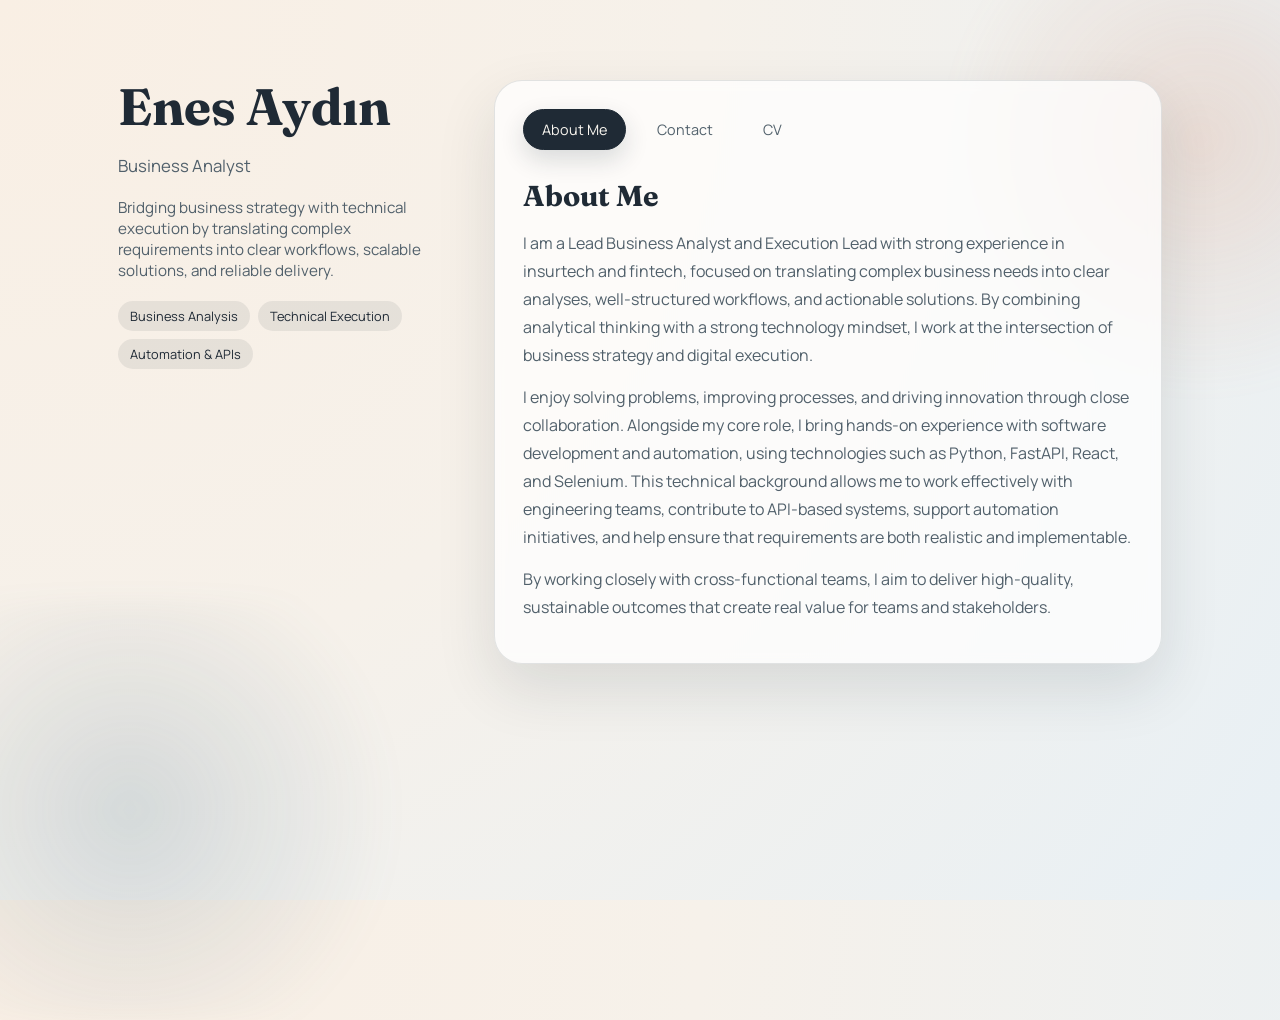
<file: index.html>
<!doctype html>
<html lang="en">
  <head>
    <meta charset="utf-8" />
    <meta name="viewport" content="width=device-width, initial-scale=1" />
    <title>Enes Aydın</title>
    <link rel="icon" type="image/png" href="/assets/favicon.png" />
    <link rel="preconnect" href="https://fonts.googleapis.com" />
    <link rel="preconnect" href="https://fonts.gstatic.com" crossorigin />
    <link
      href="https://fonts.googleapis.com/css2?family=Fraunces:opsz,wght@9..144,500;9..144,700&family=Manrope:wght@300;400;500;600&display=swap"
      rel="stylesheet"
    />
    <link rel="stylesheet" href="styles.css" />
  </head>
  <body>
    <!-- Mobile hamburger menu toggle -->
    <input type="checkbox" id="menu-toggle" class="menu-toggle" />
    <label for="menu-toggle" class="hamburger" aria-label="Menu">
      <span></span>
      <span></span>
      <span></span>
    </label>

    <!-- Mobile navigation overlay -->
    <nav class="mobile-nav">
      <label
        for="menu-toggle"
        class="mobile-nav-item"
        onclick="document.getElementById('tab-about').checked = true"
        >About Me</label
      >
      <label
        for="menu-toggle"
        class="mobile-nav-item"
        onclick="document.getElementById('tab-contact').checked = true"
        >Contact</label
      >
      <label
        for="menu-toggle"
        class="mobile-nav-item"
        onclick="document.getElementById('tab-cv').checked = true"
        >CV</label
      >
    </nav>
    <label for="menu-toggle" class="overlay"></label>

    <div class="page">
      <aside class="intro">
        <h1>Enes Aydın</h1>
        <p class="role">Business Analyst</p>
        <p class="summary">
          Bridging business strategy with technical execution by translating
          complex requirements into clear workflows, scalable solutions, and
          reliable delivery.
        </p>
        <div class="highlights">
          <span>Business Analysis</span>
          <span>Technical Execution</span>
          <span>Automation & APIs</span>
        </div>
      </aside>

      <main class="content">
        <div class="tabs">
          <input type="radio" name="tab" id="tab-about" checked />
          <input type="radio" name="tab" id="tab-contact" />
          <input type="radio" name="tab" id="tab-cv" />

          <div class="tab-labels" role="tablist" aria-label="Primary">
            <label for="tab-about" role="tab">About Me</label>
            <label for="tab-contact" role="tab">Contact</label>
            <label for="tab-cv" role="tab">CV</label>
          </div>

          <div class="tab-panels">
            <section
              id="panel-about"
              class="tab-panel reveal"
              aria-labelledby="tab-about"
            >
              <h2>About Me</h2>
              <p>
                I am a Lead Business Analyst and Execution Lead with strong
                experience in insurtech and fintech, focused on translating
                complex business needs into clear analyses, well-structured
                workflows, and actionable solutions. By combining analytical
                thinking with a strong technology mindset, I work at the
                intersection of business strategy and digital execution.
              </p>
              <p>
                I enjoy solving problems, improving processes, and driving
                innovation through close collaboration. Alongside my core role,
                I bring hands-on experience with software development and
                automation, using technologies such as Python, FastAPI, React,
                and Selenium. This technical background allows me to work
                effectively with engineering teams, contribute to API-based
                systems, support automation initiatives, and help ensure that
                requirements are both realistic and implementable.
              </p>
              <p>
                By working closely with cross-functional teams, I aim to deliver
                high-quality, sustainable outcomes that create real value for
                teams and stakeholders.
              </p>
            </section>

            <section
              id="panel-contact"
              class="tab-panel reveal"
              aria-labelledby="tab-contact"
            >
              <h2>Contact</h2>
              <div class="contact-card">
                <div>
                  <p class="contact-label">LinkedIn</p>
                  <a
                    href="https://www.linkedin.com/in/enesaydinnn/"
                    target="_blank"
                    rel="noreferrer"
                  >
                    linkedin.com/in/enesaydinnn
                  </a>
                </div>
                <div>
                  <p class="contact-label">Email</p>
                  <a href="mailto:enesaydin9494@gmail.com"
                    >enesaydin9494@gmail.com</a
                  >
                </div>
              </div>
            </section>

            <section
              id="panel-cv"
              class="tab-panel reveal"
              aria-labelledby="tab-cv"
            >
              <h2>CV</h2>
              <p>
                View or download the latest resume to learn more about my
                professional background and project work.
              </p>
              <div class="cv-actions">
                <a
                  class="button primary"
                  href="/cv/enes-aydin_cv.pdf"
                  target="_blank"
                  rel="noreferrer"
                >
                  View Resume
                </a>
                <a
                  class="button ghost"
                  href="/cv/enes-aydin_cv.pdf"
                  download="Enes_Aydin_Resume.pdf"
                  title="Enes Aydın CV Download"
                >
                  Download PDF
                </a>
              </div>
            </section>
          </div>
        </div>
      </main>
    </div>
  </body>
</html>
</file>
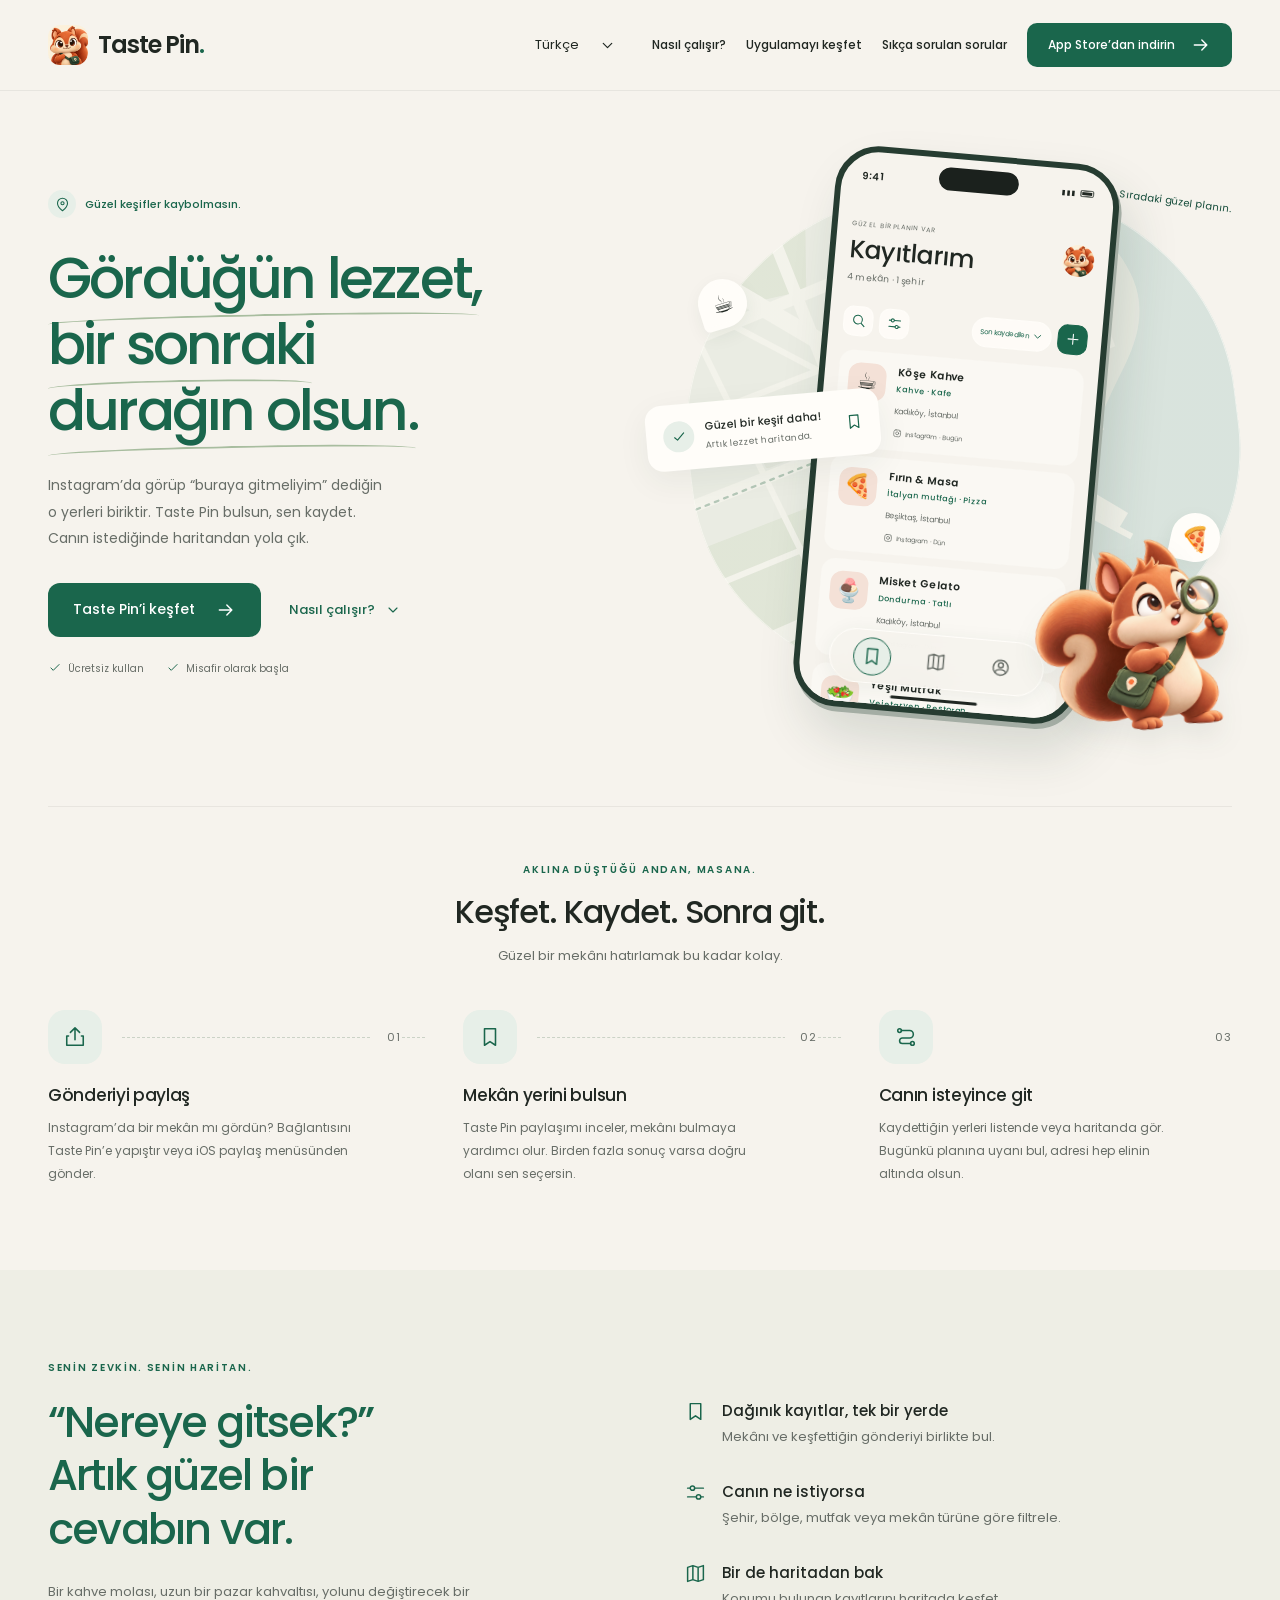
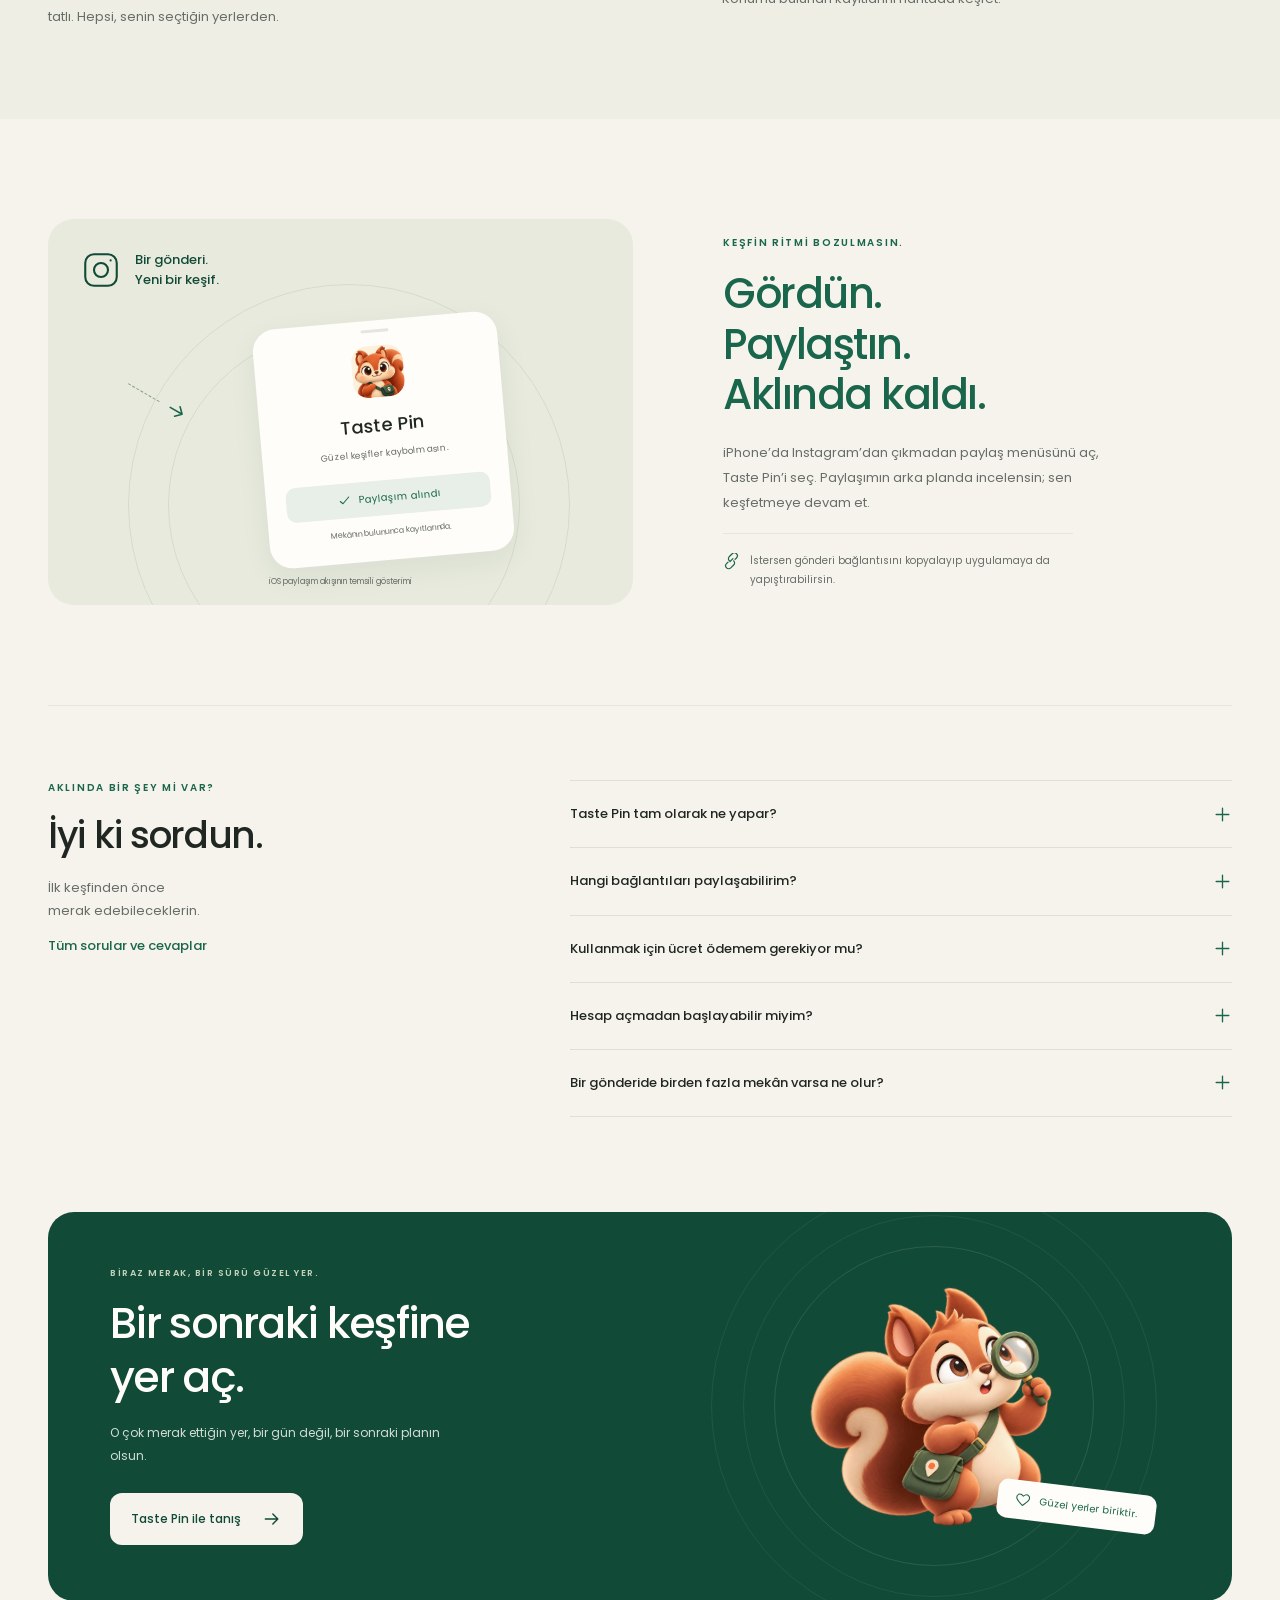
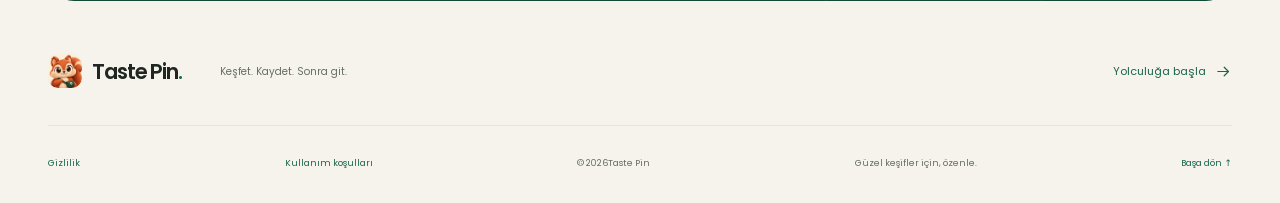
<file: apps/taste-pin/index.html>
<!doctype html>
<html lang="tr">
<head>
  <meta charset="utf-8">
  <meta name="viewport" content="width=device-width, initial-scale=1">
  <meta name="theme-color" content="#F6F3ED">
  <meta name="description" content="" data-i18n-content="meta.0">
  <meta property="og:type" content="website">
  <meta property="og:locale" content="tr_TR">
  <meta property="og:title" content="" data-i18n-content="meta.1">
  <meta property="og:description" content="" data-i18n-content="meta.2">
  <title data-i18n="copy.0"></title>
  <link rel="icon" type="image/png" href="assets/app-icon.png">
  <link rel="apple-touch-icon" href="assets/app-icon.png">
  <link rel="preload" href="assets/fonts/Poppins-Regular.ttf" as="font" type="font/ttf" crossorigin>
  <link rel="preload" href="assets/fonts/Poppins-Medium.ttf" as="font" type="font/ttf" crossorigin>
  <link rel="stylesheet" href="styles.css">
  <script src="translations.js" defer></script>
  <script src="i18n.js" defer></script>
  <script src="navigation.js" defer></script>
  <script src="script.js" defer></script>
</head>
<body>
  <a class="skip-link" href="#icerik"><span data-i18n="copy.1"></span></a>
  <svg class="icon-library" xmlns="http://www.w3.org/2000/svg" aria-hidden="true">
    <symbol id="i-arrow" viewBox="0 0 24 24"><path d="M4 12h15m-6-6 6 6-6 6"/></symbol>
    <symbol id="i-pin" viewBox="0 0 24 24"><path d="M20 10c0 6-8 12-8 12S4 16 4 10a8 8 0 1 1 16 0Z"/><circle cx="12" cy="10" r="2.5"/></symbol>
    <symbol id="i-bookmark" viewBox="0 0 24 24"><path d="M6 3h12v18l-6-4-6 4Z"/></symbol>
    <symbol id="i-map" viewBox="0 0 24 24"><path d="m3 5 6-2 6 2 6-2v16l-6 2-6-2-6 2Zm6-2v16m6-14v16"/></symbol>
    <symbol id="i-share" viewBox="0 0 24 24"><path d="M12 15V2M7 7l5-5 5 5M5 11H3v10h18V11h-2"/></symbol>
    <symbol id="i-check" viewBox="0 0 24 24"><path d="m5 12 4 4L19 6"/></symbol>
    <symbol id="i-instagram" viewBox="0 0 24 24"><rect x="3" y="3" width="18" height="18" rx="5"/><circle cx="12" cy="12" r="4"/><path d="M17.5 6.5h.01"/></symbol>
    <symbol id="i-search" viewBox="0 0 24 24"><circle cx="10.5" cy="10.5" r="7"/><path d="m16 16 5 5"/></symbol>
    <symbol id="i-filter" viewBox="0 0 24 24"><path d="M3 7h3m5 0h10M3 17h10m5 0h3"/><circle cx="8.5" cy="7" r="2.5"/><circle cx="15.5" cy="17" r="2.5"/></symbol>
    <symbol id="i-plus" viewBox="0 0 24 24"><path d="M12 4v16M4 12h16"/></symbol>
    <symbol id="i-user" viewBox="0 0 24 24"><circle cx="12" cy="12" r="9"/><circle cx="12" cy="9" r="3"/><path d="M5.5 18c1-5 12-5 13 0"/></symbol>
    <symbol id="i-chevron" viewBox="0 0 24 24"><path d="m6 9 6 6 6-6"/></symbol>
    <symbol id="i-link" viewBox="0 0 24 24"><path d="m10 13 4-4m-7 5-2 2a4 4 0 0 0 6 6l4-4a4 4 0 0 0 0-6m2-2 2-2a4 4 0 0 0-6-6L9 6a4 4 0 0 0 0 6" transform="translate(0 -1)"/></symbol>
    <symbol id="i-route" viewBox="0 0 24 24"><circle cx="5" cy="5" r="2"/><circle cx="19" cy="19" r="2"/><path d="M7 5h9a4 4 0 0 1 0 8H8a3 3 0 0 0 0 6h9"/></symbol>
    <symbol id="i-heart" viewBox="0 0 24 24"><path d="M20 4c-3-2-6 0-8 2-2-2-5-4-8-2-6 5 1 11 8 17 7-6 14-12 8-17Z"/></symbol>
  </svg>

  <header class="site-header">
    <div class="container header-inner">
      <a class="brand" href="#" data-i18n-label="label.0"><img src="assets/app-icon.png" alt="" width="40" height="40"><span><span data-i18n="copy.2"></span><span class="brand-dot">.</span></span></a>
      <div class="language-picker">
        <button id="language-trigger" type="button" aria-haspopup="menu" aria-expanded="false" aria-controls="language-menu"><span id="language-current"></span><svg class="icon" aria-hidden="true"><use href="#i-chevron"/></svg></button>
        <div id="language-menu" role="menu" data-i18n-label="language" hidden>
          <button type="button" role="menuitemradio" aria-checked="false" data-language="tr" data-i18n="language.tr"></button>
          <button type="button" role="menuitemradio" aria-checked="false" data-language="en" data-i18n="language.en"></button>
        </div>
      </div><button class="menu-toggle" type="button" data-i18n-label="label.1" aria-expanded="false" aria-controls="main-nav"><span></span><span></span></button>
      <nav class="main-nav" id="main-nav" data-i18n-label="label.3">
        <a href="#nasil-calisir"><span data-i18n="copy.3"></span></a>
        <a href="#kesfet"><span data-i18n="copy.4"></span></a>
        <a href="faq.html"><span data-i18n="faq.nav"></span></a>
        <a class="button button-small" href="https://apps.apple.com/app/id6819854499"><span data-i18n="copy.6"></span><svg class="icon"><use href="#i-arrow"/></svg></a>
      </nav>
    </div>
  </header>

  <main id="icerik">
    <section class="hero container" aria-labelledby="hero-title">
      <div class="hero-copy">
        <div class="eyebrow"><span class="little-pin"><svg class="icon"><use href="#i-pin"/></svg></span><span data-i18n="copy.7"></span></div>
        <h1 id="hero-title"><span data-i18n="copy.8"></span><br><span data-i18n="copy.9"></span><br><span><span data-i18n="copy.10"></span></span></h1>
        <p class="hero-description"><span data-i18n="copy.11"></span><br class="desktop-break"><span data-i18n="copy.12"></span><br class="desktop-break"><span data-i18n="copy.13"></span></p>
        <div class="hero-actions"><a class="button" href="https://apps.apple.com/app/id6819854499"><span data-i18n="copy.14"></span><svg class="icon"><use href="#i-arrow"/></svg></a><a class="text-link" href="#nasil-calisir"><span data-i18n="copy.3"></span><svg class="icon"><use href="#i-chevron"/></svg></a></div>
        <div class="hero-notes"><span><svg class="icon"><use href="#i-check"/></svg><span data-i18n="copy.15"></span></span><span><svg class="icon"><use href="#i-check"/></svg><span data-i18n="copy.16"></span></span></div>
      </div>

      <div class="hero-scene" role="img" data-i18n-label="label.10">
        <div class="scene-map"></div>
        <div class="orbit-label"><svg class="icon"><use href="#i-pin"/></svg><span data-i18n="copy.17"></span></div>
        <div class="scene-pin scene-pin-one">☕</div><div class="scene-pin scene-pin-two">🍕</div>
        <div class="phone" aria-hidden="true">
          <div class="phone-status"><span>9:41</span><span class="phone-island"></span><span class="status-bars">▮▮▮ <span class="battery"></span></span></div>
          <div class="phone-content">
            <div class="phone-title-row"><div><p class="phone-eyebrow"><span data-i18n="copy.18"></span></p><h2><span data-i18n="copy.19"></span></h2></div><span class="mini-avatar"><img src="assets/app-icon.png" alt="" width="36" height="36"></span></div>
            <p class="phone-subtitle"><span data-i18n="copy.20"></span></p>
            <div class="phone-toolbar"><span><svg class="icon"><use href="#i-search"/></svg></span><span><svg class="icon"><use href="#i-filter"/></svg></span><span class="phone-sort"><span data-i18n="copy.21"></span><svg class="icon"><use href="#i-chevron"/></svg></span><span class="phone-add"><svg class="icon"><use href="#i-plus"/></svg></span></div>
            <div class="phone-venue"><span class="food-icon">☕</span><div><h3><span data-i18n="copy.22"></span></h3><p><span data-i18n="copy.23"></span></p><small><span data-i18n="copy.24"></span></small><span class="phone-source"><svg class="icon"><use href="#i-instagram"/></svg><span data-i18n="copy.25"></span></span></div></div>
            <div class="phone-venue"><span class="food-icon">🍕</span><div><h3><span data-i18n="copy.26"></span></h3><p><span data-i18n="copy.27"></span></p><small><span data-i18n="copy.28"></span></small><span class="phone-source"><svg class="icon"><use href="#i-instagram"/></svg><span data-i18n="copy.29"></span></span></div></div>
            <div class="phone-venue"><span class="food-icon">🍨</span><div><h3><span data-i18n="copy.30"></span></h3><p><span data-i18n="copy.31"></span></p><small><span data-i18n="copy.24"></span></small><span class="phone-source"><svg class="icon"><use href="#i-instagram"/></svg><span data-i18n="copy.29"></span></span></div></div>
            <div class="phone-venue phone-venue-last"><span class="food-icon">🥗</span><div><h3><span data-i18n="copy.32"></span></h3><p><span data-i18n="copy.33"></span></p><small><span data-i18n="copy.34"></span></small></div></div>
          </div>
          <div class="phone-tabbar"><span class="selected"><svg class="icon"><use href="#i-bookmark"/></svg></span><span><svg class="icon"><use href="#i-map"/></svg></span><span><svg class="icon"><use href="#i-user"/></svg></span></div>
          <div class="home-indicator"></div>
        </div>
        <div class="saved-note"><span class="saved-check"><svg class="icon"><use href="#i-check"/></svg></span><div><strong><span data-i18n="copy.35"></span></strong><span><span data-i18n="copy.36"></span></span></div><svg class="icon note-bookmark"><use href="#i-bookmark"/></svg></div>
        <img class="hero-squirrel" src="assets/squirrel.png" alt="" width="280" height="246" fetchpriority="high">
      </div>
    </section>

    <section class="journey container" id="nasil-calisir" aria-labelledby="journey-title">
      <div class="journey-intro"><span class="section-kicker"><span data-i18n="copy.38"></span></span><h2 id="journey-title"><span data-i18n="copy.39"></span></h2><p><span data-i18n="copy.40"></span></p></div>
      <ol class="steps">
        <li><div class="step-top"><span class="step-icon"><svg class="icon"><use href="#i-share"/></svg></span><span class="step-number">01</span></div><h3><span data-i18n="copy.41"></span></h3><p><span data-i18n="copy.42"></span></p></li>
        <li><div class="step-top"><span class="step-icon"><svg class="icon"><use href="#i-bookmark"/></svg></span><span class="step-number">02</span></div><h3><span data-i18n="copy.43"></span></h3><p><span data-i18n="copy.44"></span></p></li>
        <li><div class="step-top"><span class="step-icon"><svg class="icon"><use href="#i-route"/></svg></span><span class="step-number">03</span></div><h3><span data-i18n="copy.45"></span></h3><p><span data-i18n="copy.46"></span></p></li>
      </ol>
    </section>

    <section class="discovery-section" id="kesfet" aria-labelledby="discovery-title">
      <div class="container discovery-layout discovery-text-only">
        <div class="discovery-copy"><span class="section-kicker"><span data-i18n="copy.47"></span></span><h2 id="discovery-title"><span data-i18n="copy.48"></span><br><span data-i18n="copy.49"></span><br><span><span data-i18n="copy.50"></span></span></h2><p><span data-i18n="copy.51"></span></p>
          <ul class="benefits"><li><svg class="icon"><use href="#i-bookmark"/></svg><div><h3><span data-i18n="copy.52"></span></h3><p><span data-i18n="copy.53"></span></p></div></li><li><svg class="icon"><use href="#i-filter"/></svg><div><h3><span data-i18n="copy.54"></span></h3><p><span data-i18n="copy.55"></span></p></div></li><li><svg class="icon"><use href="#i-map"/></svg><div><h3><span data-i18n="copy.56"></span></h3><p><span data-i18n="copy.57"></span></p></div></li></ul>
        </div>

      </div>
    </section>

    <section class="share-section container" aria-labelledby="share-title">
      <div class="share-visual" aria-hidden="true"><div class="share-caption"><svg class="icon"><use href="#i-instagram"/></svg><span><span data-i18n="copy.74"></span><br><span data-i18n="copy.75"></span></span></div><div class="share-connector"><span></span><svg class="icon"><use href="#i-arrow"/></svg></div><div class="share-preview"><div class="sheet-handle"></div><img src="assets/app-icon.png" alt="" width="60" height="60" loading="lazy"><strong><span data-i18n="copy.2"></span></strong><span><span data-i18n="copy.7"></span></span><div class="share-status"><svg class="icon"><use href="#i-check"/></svg><span data-i18n="copy.76"></span></div><p><span data-i18n="copy.77"></span></p></div><span class="share-preview-note"><span data-i18n="copy.78"></span></span></div>
      <div class="share-copy"><span class="section-kicker"><span data-i18n="copy.79"></span></span><h2 id="share-title"><span data-i18n="copy.80"></span><br><span data-i18n="copy.81"></span><br><span><span data-i18n="copy.82"></span></span></h2><p><span data-i18n="copy.83"></span></p><p class="share-alternative"><svg class="icon"><use href="#i-link"/></svg><span data-i18n="copy.84"></span></p></div>
    </section>

    <section class="faq-section container" id="sorular" aria-labelledby="faq-title"><div class="faq-intro"><span class="section-kicker"><span data-i18n="copy.85"></span></span><h2 id="faq-title"><span data-i18n="copy.86"></span></h2><p><span data-i18n="copy.87"></span><br><span data-i18n="copy.88"></span></p><a class="text-link" href="faq.html" data-i18n="faq.all"></a></div><div class="faq-list">
      <details><summary><span data-i18n="copy.89"></span><svg class="icon"><use href="#i-plus"/></svg></summary><p><span data-i18n="copy.90"></span></p></details>
      <details><summary><span data-i18n="copy.91"></span><svg class="icon"><use href="#i-plus"/></svg></summary><p><span data-i18n="copy.92"></span></p></details>
      <details><summary><span data-i18n="copy.93"></span><svg class="icon"><use href="#i-plus"/></svg></summary><p><span data-i18n="copy.94"></span></p></details>
      <details><summary><span data-i18n="copy.95"></span><svg class="icon"><use href="#i-plus"/></svg></summary><p><span data-i18n="copy.96"></span></p></details>
      <details><summary><span data-i18n="copy.97"></span><svg class="icon"><use href="#i-plus"/></svg></summary><p><span data-i18n="copy.98"></span></p></details>
    </div></section>

    <section class="closing container" aria-labelledby="closing-title"><div><span class="section-kicker"><span data-i18n="copy.99"></span></span><h2 id="closing-title"><span data-i18n="copy.100"></span><br><span data-i18n="copy.101"></span></h2><p><span data-i18n="copy.102"></span></p><a class="button button-light" href="#kesfet"><span data-i18n="copy.103"></span><svg class="icon"><use href="#i-arrow"/></svg></a></div><div class="closing-art" aria-hidden="true"><div class="closing-ring"></div><img src="assets/squirrel.png" alt="" width="320" height="281" loading="lazy"><span class="closing-sticker"><svg class="icon"><use href="#i-heart"/></svg><span data-i18n="copy.104"></span></span></div></section>
  </main>
  <footer class="site-footer container"><div class="footer-top"><a class="brand" href="#" data-i18n-label="label.0"><img src="assets/app-icon.png" alt="" width="34" height="34"><span><span data-i18n="copy.2"></span><span class="brand-dot">.</span></span></a><p><span data-i18n="copy.39"></span></p><a href="#nasil-calisir"><span data-i18n="copy.105"></span><svg class="icon"><use href="#i-arrow"/></svg></a></div><div class="footer-bottom"><a href="privacy.html" data-site-legal><span data-i18n="privacy.nav">Gizlilik</span></a><a href="terms.html" data-site-legal><span data-i18n="terms.nav">Kullanım koşulları</span></a><span>© <span id="year">2026</span><span data-i18n="copy.2"></span></span><span><span data-i18n="copy.106"></span></span><a href="#"><span data-i18n="copy.107"></span></a></div></footer>
</body>
</html>
</file>
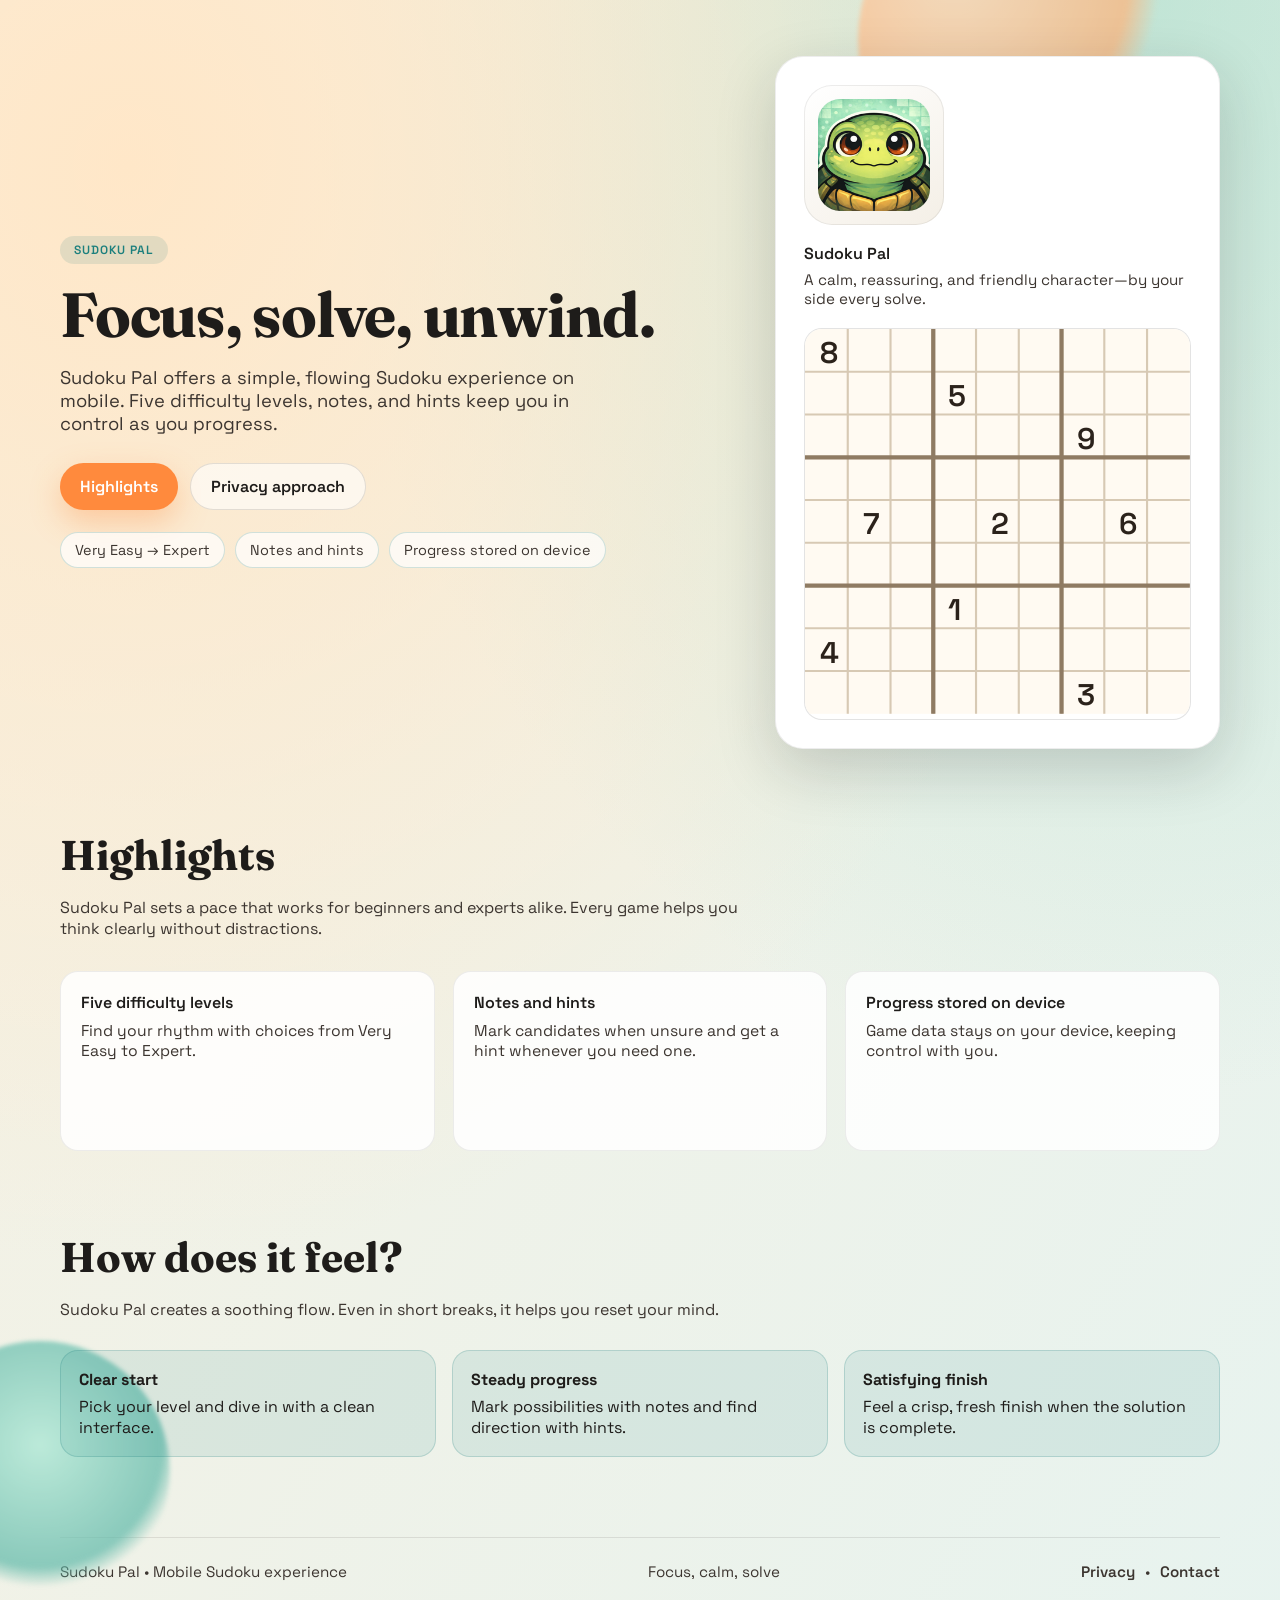
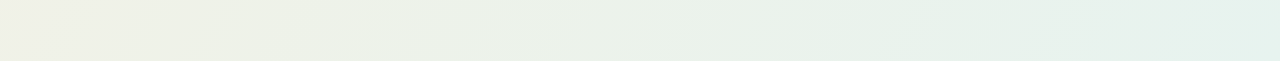
<file: games/sudoku/index.html>
<!doctype html>
<html lang="en">
  <head>
    <meta charset="utf-8" />
    <meta name="viewport" content="width=device-width, initial-scale=1" />
    <title>Sudoku Pal</title>
    <meta
      name="description"
      content="Sudoku Pal delivers a calm, mobile-first Sudoku experience. Five difficulty levels, notes, and hints for smooth play."
    />
    <link rel="icon" type="image/png" href="/assets/icon-192.png" />
    <link rel="preconnect" href="https://fonts.googleapis.com" />
    <link rel="preconnect" href="https://fonts.gstatic.com" crossorigin />
    <link
      href="https://fonts.googleapis.com/css2?family=Fraunces:opsz,wght@9..144,600;9..144,700&family=Space+Grotesk:wght@400;500;600&display=swap"
      rel="stylesheet"
    />
    <style>
      :root {
        color-scheme: light;
        --bg-cream: #f7f1e2;
        --bg-mint: #e7f3ef;
        --bg-sun: #ffe7c8;
        --ink: #1e1c1a;
        --ink-soft: #3c3530;
        --accent: #ff8a3d;
        --accent-deep: #e0671f;
        --teal: #1c7f7d;
        --leaf: #7bbf7a;
        --card: #ffffff;
        --line: rgba(30, 28, 26, 0.12);
        --shadow: 0 20px 60px rgba(30, 28, 26, 0.18);
        --radius-lg: 28px;
        --radius-md: 18px;
        --radius-sm: 12px;
        --max: 1160px;
      }

      * {
        box-sizing: border-box;
      }

      body {
        margin: 0;
        font-family: "Space Grotesk", "Trebuchet MS", sans-serif;
        color: var(--ink);
        background:
          radial-gradient(140% 120% at 10% 10%, var(--bg-sun), transparent 55%),
          radial-gradient(
            120% 120% at 90% 0%,
            rgba(127, 209, 186, 0.4),
            transparent 55%
          ),
          linear-gradient(120deg, var(--bg-cream), var(--bg-mint));
        min-height: 100vh;
      }

      .page {
        position: relative;
        overflow: hidden;
        padding: 56px 24px 80px;
      }

      .orb {
        position: absolute;
        filter: blur(2px);
        opacity: 0.7;
        pointer-events: none;
      }

      .orb.one {
        width: 320px;
        height: 320px;
        border-radius: 50%;
        background: radial-gradient(
          circle at 30% 30%,
          #ffd4b1,
          #ffb37a 55%,
          transparent 65%
        );
        top: -120px;
        right: 8%;
      }

      .orb.two {
        width: 260px;
        height: 260px;
        border-radius: 50%;
        background: radial-gradient(
          circle at 50% 40%,
          #a6e7d4,
          #5fb9a9 60%,
          transparent 70%
        );
        bottom: 60px;
        left: -90px;
      }

      .container {
        width: min(100%, var(--max));
        margin: 0 auto;
      }

      .hero {
        display: grid;
        grid-template-columns: minmax(0, 1.2fr) minmax(0, 0.8fr);
        gap: 48px;
        align-items: center;
      }

      .eyebrow {
        display: inline-flex;
        align-items: center;
        gap: 10px;
        padding: 6px 14px;
        border-radius: 999px;
        background: rgba(28, 127, 125, 0.12);
        color: var(--teal);
        font-weight: 600;
        letter-spacing: 0.08em;
        text-transform: uppercase;
        font-size: 0.75rem;
      }

      h1 {
        font-family: "Fraunces", "Times New Roman", serif;
        font-size: clamp(2.6rem, 3vw + 1.5rem, 4.4rem);
        line-height: 1.05;
        margin: 18px 0 16px;
        letter-spacing: -0.02em;
      }

      .lead {
        font-size: 1.15rem;
        color: var(--ink-soft);
        max-width: 520px;
      }

      .cta {
        margin-top: 28px;
        display: flex;
        flex-wrap: wrap;
        gap: 12px;
      }

      .btn {
        display: inline-flex;
        align-items: center;
        justify-content: center;
        padding: 12px 20px;
        border-radius: 999px;
        font-weight: 600;
        text-decoration: none;
        transition:
          transform 0.2s ease,
          box-shadow 0.2s ease;
      }

      .btn.primary {
        background: var(--accent);
        color: #fff;
        box-shadow: 0 12px 30px rgba(255, 138, 61, 0.35);
      }

      .btn.ghost {
        border: 1px solid var(--line);
        color: var(--ink);
        background: rgba(255, 255, 255, 0.6);
      }

      .btn:hover {
        transform: translateY(-2px);
      }

      .pill-row {
        display: flex;
        flex-wrap: wrap;
        gap: 10px;
        margin-top: 22px;
      }

      .pill {
        padding: 8px 14px;
        border-radius: 999px;
        border: 1px solid rgba(28, 127, 125, 0.2);
        background: rgba(255, 255, 255, 0.7);
        font-size: 0.9rem;
        color: var(--ink-soft);
      }

      .hero-card {
        background: var(--card);
        border-radius: var(--radius-lg);
        padding: 28px;
        box-shadow: var(--shadow);
        border: 1px solid rgba(30, 28, 26, 0.08);
      }

      .icon-wrap {
        width: 140px;
        height: 140px;
        border-radius: 28px;
        background: linear-gradient(145deg, #fff, #f4efe6);
        display: grid;
        place-items: center;
        box-shadow: inset 0 0 0 1px rgba(30, 28, 26, 0.08);
        margin-bottom: 18px;
      }

      .app-icon {
        width: 112px;
        height: 112px;
        border-radius: 22px;
        object-fit: cover;
      }

      .card-title {
        font-weight: 600;
        margin: 0 0 6px;
      }

      .card-note {
        color: var(--ink-soft);
        font-size: 0.95rem;
        margin: 0 0 20px;
      }

      .sudoku-preview {
        border-radius: var(--radius-md);
        overflow: hidden;
        border: 1px solid rgba(30, 28, 26, 0.12);
        background: #fff;
      }

      .section {
        margin-top: 80px;
      }

      .section h2 {
        font-family: "Fraunces", "Times New Roman", serif;
        font-size: clamp(1.9rem, 2vw + 1rem, 2.8rem);
        margin: 0 0 14px;
      }

      .section p {
        color: var(--ink-soft);
        max-width: 680px;
      }

      .feature-grid {
        margin-top: 32px;
        display: grid;
        grid-template-columns: repeat(auto-fit, minmax(220px, 1fr));
        gap: 18px;
      }

      .feature-card {
        background: rgba(255, 255, 255, 0.85);
        border-radius: var(--radius-md);
        border: 1px solid rgba(30, 28, 26, 0.08);
        padding: 20px;
        min-height: 180px;
        position: relative;
        overflow: hidden;
      }

      .feature-card::after {
        content: "";
        position: absolute;
        inset: auto -30% -40% auto;
        width: 120px;
        height: 120px;
        background: radial-gradient(
          circle,
          rgba(255, 138, 61, 0.18),
          transparent 70%
        );
      }

      .feature-title {
        font-weight: 600;
        margin-bottom: 8px;
      }

      .feature-text {
        color: var(--ink-soft);
        font-size: 0.98rem;
      }

      .steps {
        margin-top: 30px;
        display: grid;
        grid-template-columns: repeat(auto-fit, minmax(260px, 1fr));
        gap: 16px;
      }

      .step {
        padding: 18px;
        border-radius: var(--radius-md);
        background: rgba(28, 127, 125, 0.1);
        border: 1px solid rgba(28, 127, 125, 0.2);
      }

      .step strong {
        display: block;
        margin-bottom: 6px;
      }

      .privacy {
        background: #fff7ec;
        border: 1px solid rgba(255, 138, 61, 0.25);
        padding: 24px;
        border-radius: var(--radius-md);
        margin-top: 20px;
      }

      .footer {
        margin-top: 80px;
        border-top: 1px solid rgba(30, 28, 26, 0.1);
        padding-top: 24px;
        display: flex;
        flex-wrap: wrap;
        justify-content: space-between;
        gap: 12px;
        color: var(--ink-soft);
        font-size: 0.95rem;
      }

      .footer-links {
        display: flex;
        align-items: center;
        gap: 10px;
      }

      .footer a {
        color: var(--ink-soft);
        text-decoration: none;
        font-weight: 600;
      }

      .footer a:hover {
        color: var(--ink);
        text-decoration: underline;
      }

      .reveal {
        opacity: 0;
        transform: translateY(26px);
        animation: reveal 0.8s ease forwards;
      }

      .delay-1 {
        animation-delay: 0.08s;
      }

      .delay-2 {
        animation-delay: 0.16s;
      }

      .delay-3 {
        animation-delay: 0.24s;
      }

      @keyframes reveal {
        to {
          opacity: 1;
          transform: translateY(0);
        }
      }

      @media (max-width: 920px) {
        .hero {
          grid-template-columns: 1fr;
        }

        .hero-card {
          max-width: 520px;
        }
      }

      @media (max-width: 600px) {
        .page {
          padding: 40px 18px 64px;
        }

        .cta {
          width: 100%;
        }

        .btn {
          flex: 1 1 auto;
        }
      }

      @media (prefers-reduced-motion: reduce) {
        .reveal {
          animation: none;
          opacity: 1;
          transform: none;
        }

        .btn {
          transition: none;
        }
      }
    </style>
  </head>
  <body>
    <div class="page">
      <div class="orb one"></div>
      <div class="orb two"></div>

      <div class="container">
        <header class="hero">
          <div class="hero-copy reveal">
            <span class="eyebrow">Sudoku Pal</span>
            <h1>Focus, solve, unwind.</h1>
            <p class="lead">
              Sudoku Pal offers a simple, flowing Sudoku experience on mobile.
              Five difficulty levels, notes, and hints keep you in control as
              you progress.
            </p>
            <div class="cta">
              <a class="btn primary" href="#highlights">Highlights</a>
              <a class="btn ghost" href="/games/sudoku/privacy"
                >Privacy approach</a
              >
            </div>
            <div class="pill-row">
              <div class="pill">Very Easy → Expert</div>
              <div class="pill">Notes and hints</div>
              <div class="pill">Progress stored on device</div>
            </div>
          </div>

          <div class="hero-card reveal delay-2">
            <div class="icon-wrap">
              <img
                class="app-icon"
                src="/assets/icon-192.png"
                alt="Sudoku Pal app icon"
              />
            </div>
            <p class="card-title">Sudoku Pal</p>
            <p class="card-note">
              A calm, reassuring, and friendly character—by your side every
              solve.
            </p>
            <div class="sudoku-preview">
              <svg
                viewBox="0 0 360 360"
                width="100%"
                height="100%"
                xmlns="http://www.w3.org/2000/svg"
                aria-hidden="true"
              >
                <rect width="360" height="360" fill="#fffaf2" />
                <g stroke="#d7c9b4" stroke-width="2">
                  <line x1="40" y1="0" x2="40" y2="360" />
                  <line x1="80" y1="0" x2="80" y2="360" />
                  <line x1="120" y1="0" x2="120" y2="360" />
                  <line x1="160" y1="0" x2="160" y2="360" />
                  <line x1="200" y1="0" x2="200" y2="360" />
                  <line x1="240" y1="0" x2="240" y2="360" />
                  <line x1="280" y1="0" x2="280" y2="360" />
                  <line x1="320" y1="0" x2="320" y2="360" />
                  <line x1="0" y1="40" x2="360" y2="40" />
                  <line x1="0" y1="80" x2="360" y2="80" />
                  <line x1="0" y1="120" x2="360" y2="120" />
                  <line x1="0" y1="160" x2="360" y2="160" />
                  <line x1="0" y1="200" x2="360" y2="200" />
                  <line x1="0" y1="240" x2="360" y2="240" />
                  <line x1="0" y1="280" x2="360" y2="280" />
                  <line x1="0" y1="320" x2="360" y2="320" />
                </g>
                <g stroke="#8f7b63" stroke-width="4">
                  <line x1="120" y1="0" x2="120" y2="360" />
                  <line x1="240" y1="0" x2="240" y2="360" />
                  <line x1="0" y1="120" x2="360" y2="120" />
                  <line x1="0" y1="240" x2="360" y2="240" />
                </g>
                <g
                  fill="#2b221b"
                  font-family="Space Grotesk, sans-serif"
                  font-size="28"
                  font-weight="600"
                >
                  <text x="14" y="32">8</text>
                  <text x="134" y="72">5</text>
                  <text x="254" y="112">9</text>
                  <text x="54" y="192">7</text>
                  <text x="174" y="192">2</text>
                  <text x="294" y="192">6</text>
                  <text x="14" y="312">4</text>
                  <text x="134" y="272">1</text>
                  <text x="254" y="352">3</text>
                </g>
              </svg>
            </div>
          </div>
        </header>

        <section id="highlights" class="section">
          <div class="reveal delay-1">
            <h2>Highlights</h2>
            <p>
              Sudoku Pal sets a pace that works for beginners and experts alike.
              Every game helps you think clearly without distractions.
            </p>
          </div>
          <div class="feature-grid">
            <article class="feature-card reveal delay-1">
              <div class="feature-title">Five difficulty levels</div>
              <div class="feature-text">
                Find your rhythm with choices from Very Easy to Expert.
              </div>
            </article>
            <article class="feature-card reveal delay-2">
              <div class="feature-title">Notes and hints</div>
              <div class="feature-text">
                Mark candidates when unsure and get a hint whenever you need
                one.
              </div>
            </article>
            <article class="feature-card reveal delay-3">
              <div class="feature-title">Progress stored on device</div>
              <div class="feature-text">
                Game data stays on your device, keeping control with you.
              </div>
            </article>
          </div>
        </section>

        <section class="section">
          <div class="reveal delay-1">
            <h2>How does it feel?</h2>
            <p>
              Sudoku Pal creates a soothing flow. Even in short breaks, it helps
              you reset your mind.
            </p>
          </div>
          <div class="steps">
            <div class="step reveal delay-1">
              <strong>Clear start</strong>
              Pick your level and dive in with a clean interface.
            </div>
            <div class="step reveal delay-2">
              <strong>Steady progress</strong>
              Mark possibilities with notes and find direction with hints.
            </div>
            <div class="step reveal delay-3">
              <strong>Satisfying finish</strong>
              Feel a crisp, fresh finish when the solution is complete.
            </div>
          </div>
        </section>
        <footer class="footer">
          <div>Sudoku Pal • Mobile Sudoku experience</div>
          <div>Focus, calm, solve</div>
          <div class="footer-links">
            <a href="/games/sudoku/privacy">Privacy</a>
            <span aria-hidden="true">•</span>
            <a href="/games/sudoku/contact">Contact</a>
          </div>
        </footer>
      </div>
    </div>
  </body>
</html>
</file>
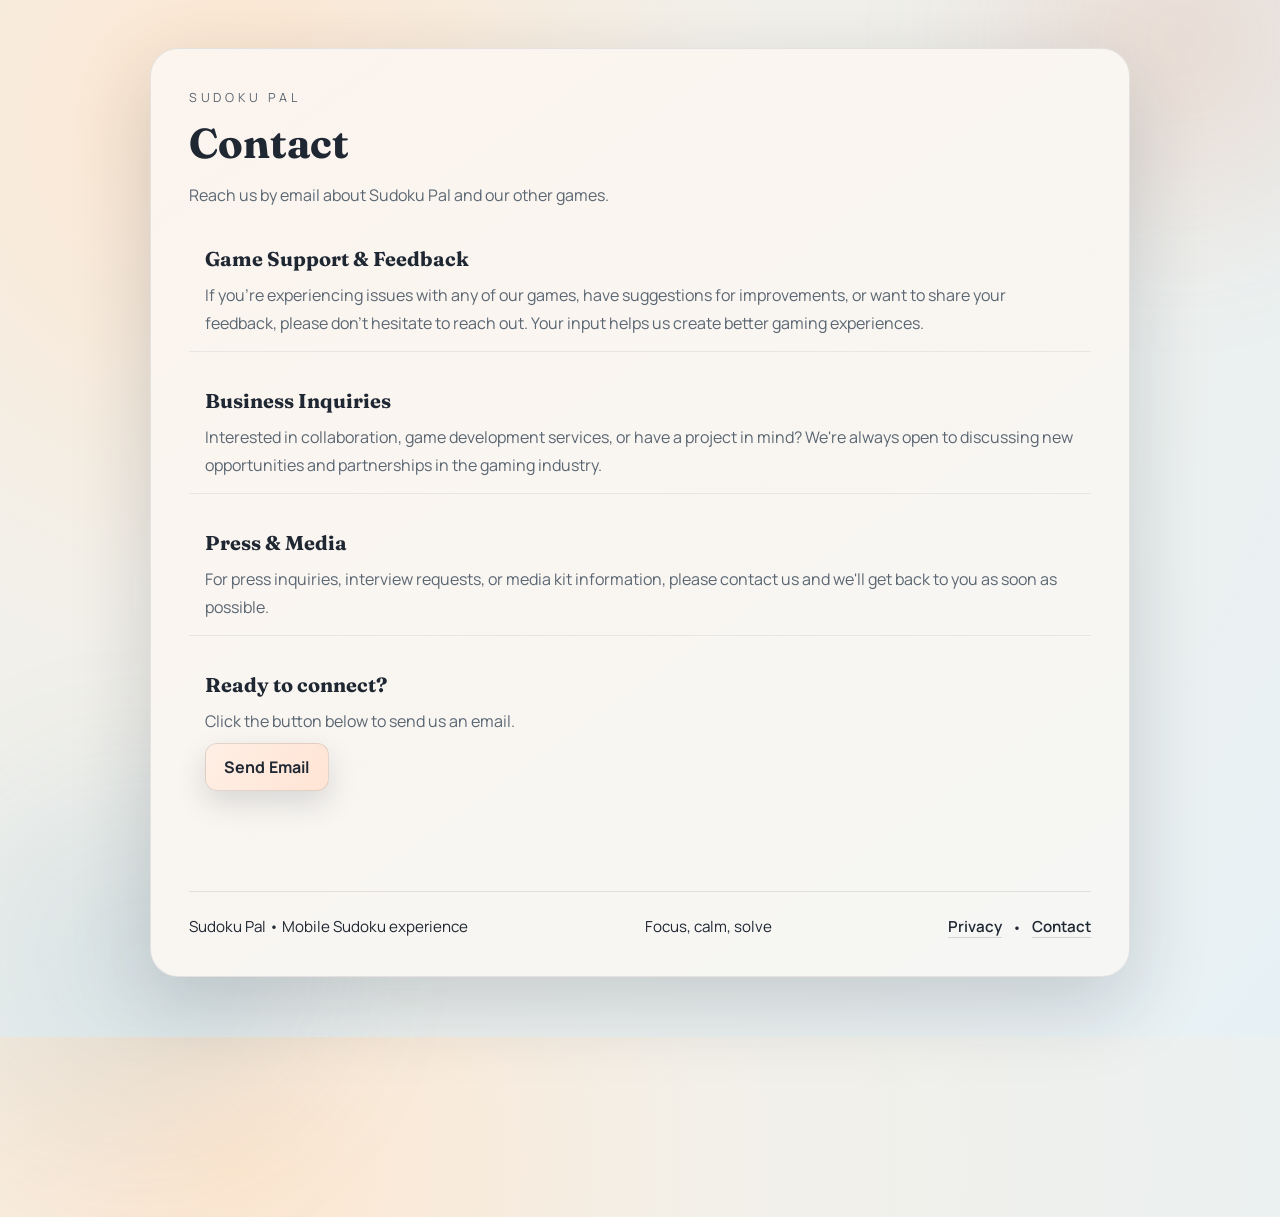
<file: games/sudoku/contact/index.html>
<!doctype html>
<html lang="en">
  <head>
    <meta charset="utf-8" />
    <meta name="viewport" content="width=device-width, initial-scale=1" />
    <title>Sudoku Pal | Contact</title>
    <link rel="icon" type="image/png" href="/assets/icon-192.png" />
    <link rel="preconnect" href="https://fonts.googleapis.com" />
    <link rel="preconnect" href="https://fonts.gstatic.com" crossorigin />
    <link
      href="https://fonts.googleapis.com/css2?family=Fraunces:wght@600;700&family=Manrope:wght@400;500;600&display=swap"
      rel="stylesheet"
    />
    <style>
      :root {
        --ink: #1f2733;
        --muted: #5a6672;
        --accent: #d36b3d;
        --surface: #fffdf9;
        --stroke: rgba(31, 39, 51, 0.12);
        --shadow: 0 28px 80px rgba(20, 35, 50, 0.18);
      }

      * {
        box-sizing: border-box;
      }

      body {
        margin: 0;
        min-height: 100vh;
        font-family: "Manrope", "Segoe UI", sans-serif;
        color: var(--ink);
        background:
          radial-gradient(
            circle at 18% 12%,
            #fde6cf 0%,
            #f3f0e9 34%,
            #e7f1f5 100%
          ),
          linear-gradient(120deg, #fdf7f0, #edf2f8);
        display: flex;
        align-items: center;
        justify-content: center;
        padding: 48px 18px 60px;
        position: relative;
        overflow-x: hidden;
      }

      body::before,
      body::after {
        content: "";
        position: absolute;
        width: 520px;
        height: 520px;
        border-radius: 50%;
        filter: blur(60px);
        opacity: 0.5;
        z-index: 0;
      }

      body::before {
        top: -220px;
        right: -160px;
        background: radial-gradient(
          circle,
          rgba(211, 107, 61, 0.38),
          transparent 70%
        );
      }

      body::after {
        bottom: -180px;
        left: -120px;
        background: radial-gradient(
          circle,
          rgba(68, 132, 163, 0.32),
          transparent 70%
        );
      }

      .page {
        position: relative;
        z-index: 1;
        width: min(980px, 100%);
        background: var(--surface);
        border: 1px solid var(--stroke);
        border-radius: 28px;
        padding: 38px;
        box-shadow: var(--shadow);
        overflow: hidden;
      }

      .page::before {
        content: "";
        position: absolute;
        inset: 0;
        background: linear-gradient(
          145deg,
          rgba(211, 107, 61, 0.06),
          rgba(68, 132, 163, 0.05)
        );
        z-index: 0;
        pointer-events: none;
      }

      .hero {
        position: relative;
        z-index: 1;
        display: grid;
        gap: 8px;
        margin-bottom: 20px;
      }

      .eyebrow {
        letter-spacing: 0.3em;
        text-transform: uppercase;
        font-size: 0.78rem;
        color: var(--muted);
        margin: 0;
      }

      h1 {
        font-family: "Fraunces", "Times New Roman", serif;
        font-size: clamp(2rem, 4vw, 2.6rem);
        margin: 0;
      }

      .lede {
        color: var(--muted);
        margin: 6px 0 0;
        font-size: 1rem;
        line-height: 1.6;
      }

      .content {
        position: relative;
        z-index: 1;
        display: grid;
        gap: 18px;
      }

      section {
        padding: 18px 16px 14px;
        border-bottom: 1px solid rgba(31, 39, 51, 0.08);
      }

      section:last-of-type {
        border-bottom: none;
        padding-bottom: 2px;
      }

      h2 {
        font-family: "Fraunces", "Times New Roman", serif;
        font-size: 1.25rem;
        margin: 0 0 10px;
      }

      p {
        margin: 0;
        color: var(--muted);
        line-height: 1.75;
      }

      a {
        color: var(--ink);
        font-weight: 600;
        text-decoration: none;
        border-bottom: 1px solid rgba(31, 39, 51, 0.16);
        transition:
          border-color 0.2s ease,
          color 0.2s ease;
      }

      a:hover {
        color: var(--accent);
        border-color: var(--accent);
      }

      .actions {
        display: flex;
        gap: 12px;
        flex-wrap: wrap;
        margin-top: 8px;
      }

      .button {
        display: inline-flex;
        align-items: center;
        gap: 8px;
        padding: 12px 18px;
        border-radius: 12px;
        border: 1px solid rgba(31, 39, 51, 0.12);
        background: linear-gradient(120deg, #ffefe5, #ffe4d4);
        color: var(--ink);
        font-weight: 700;
        letter-spacing: 0.01em;
        box-shadow: 0 12px 30px rgba(20, 35, 50, 0.14);
      }

      .footer {
        margin-top: 80px;
        border-top: 1px solid rgba(30, 28, 26, 0.1);
        padding-top: 24px;
        display: flex;
        flex-wrap: wrap;
        justify-content: space-between;
        gap: 12px;
        color: var(--ink-soft);
        font-size: 0.95rem;
      }

      .footer-links {
        display: flex;
        align-items: center;
        gap: 10px;
      }

      .footer a {
        color: var(--ink-soft);
        text-decoration: none;
        font-weight: 600;
      }

      .footer a:hover {
        color: var(--ink);
        text-decoration: underline;
      }

      @media (max-width: 720px) {
        body {
          padding: 28px 16px 40px;
        }

        .page {
          padding: 26px 22px;
          border-radius: 22px;
        }

        h1 {
          font-size: 2rem;
        }

        section {
          padding: 14px 6px 12px;
        }
      }
    </style>
  </head>
  <body>
    <div class="page">
      <header class="hero">
        <p class="eyebrow">Sudoku Pal</p>
        <h1>Contact</h1>
        <p class="lede">
          Reach us by email about Sudoku Pal and our other games.
        </p>
      </header>

      <main class="content" aria-label="Sudoku Pal Contact">
        <section>
          <h2>Game Support & Feedback</h2>
          <p>
            If you're experiencing issues with any of our games, have
            suggestions for improvements, or want to share your feedback, please
            don't hesitate to reach out. Your input helps us create better
            gaming experiences.
          </p>
        </section>

        <section>
          <h2>Business Inquiries</h2>
          <p>
            Interested in collaboration, game development services, or have a
            project in mind? We're always open to discussing new opportunities
            and partnerships in the gaming industry.
          </p>
        </section>

        <section>
          <h2>Press & Media</h2>
          <p>
            For press inquiries, interview requests, or media kit information,
            please contact us and we'll get back to you as soon as possible.
          </p>
        </section>

        <section>
          <h2>Ready to connect?</h2>
          <p>Click the button below to send us an email.</p>
          <div class="actions">
            <a
              class="button"
              href="mailto:enesaydin9494@gmail.com?subject=Sudoku%20Pal%20%7C%20Contact"
              >Send Email</a
            >
          </div>
        </section>
        <footer class="footer">
          <div>Sudoku Pal • Mobile Sudoku experience</div>
          <div>Focus, calm, solve</div>
          <div class="footer-links">
            <a href="/games/sudoku/privacy">Privacy</a>
            <span aria-hidden="true">•</span>
            <a href="/games/sudoku/contact">Contact</a>
          </div>
        </footer>
      </main>
    </div>
  </body>
</html>
</file>
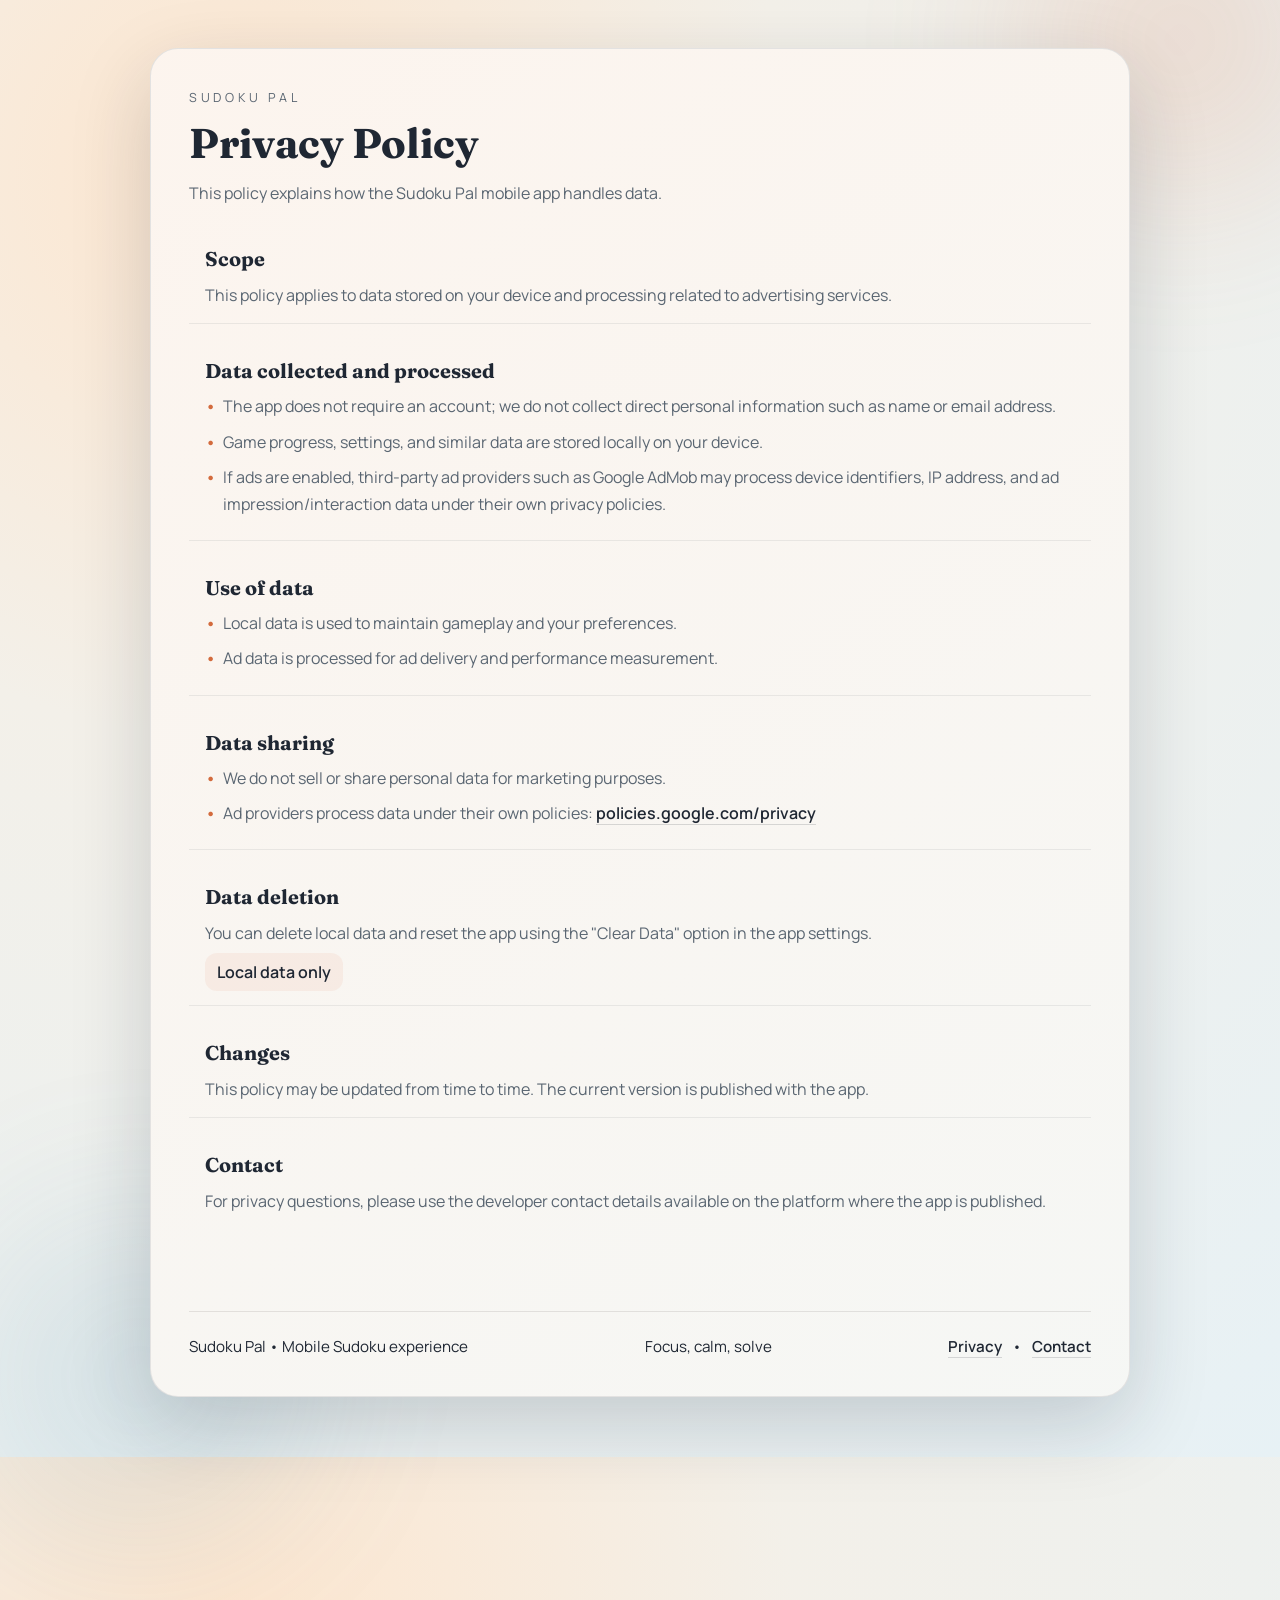
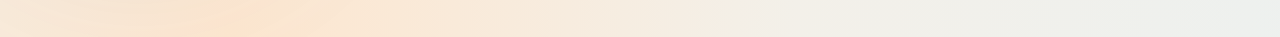
<file: games/sudoku/privacy/index.html>
<!doctype html>
<html lang="en">
  <head>
    <meta charset="utf-8" />
    <meta name="viewport" content="width=device-width, initial-scale=1" />
    <title>Sudoku Pal | Privacy Policy</title>
    <link rel="icon" type="image/png" href="/assets/icon-192.png" />
    <link rel="preconnect" href="https://fonts.googleapis.com" />
    <link rel="preconnect" href="https://fonts.gstatic.com" crossorigin />
    <link
      href="https://fonts.googleapis.com/css2?family=Fraunces:wght@600;700&family=Manrope:wght@400;500;600&display=swap"
      rel="stylesheet"
    />
    <style>
      :root {
        --ink: #1f2733;
        --muted: #5a6672;
        --accent: #d36b3d;
        --surface: #fffdf9;
        --stroke: rgba(31, 39, 51, 0.12);
        --shadow: 0 28px 80px rgba(20, 35, 50, 0.18);
      }

      * {
        box-sizing: border-box;
      }

      body {
        margin: 0;
        min-height: 100vh;
        font-family: "Manrope", "Segoe UI", sans-serif;
        color: var(--ink);
        background:
          radial-gradient(
            circle at 18% 12%,
            #fde6cf 0%,
            #f3f0e9 34%,
            #e7f1f5 100%
          ),
          linear-gradient(120deg, #fdf7f0, #edf2f8);
        display: flex;
        align-items: center;
        justify-content: center;
        padding: 48px 18px 60px;
        position: relative;
        overflow-x: hidden;
      }

      body::before,
      body::after {
        content: "";
        position: absolute;
        width: 520px;
        height: 520px;
        border-radius: 50%;
        filter: blur(60px);
        opacity: 0.5;
        z-index: 0;
      }

      body::before {
        top: -220px;
        right: -160px;
        background: radial-gradient(
          circle,
          rgba(211, 107, 61, 0.38),
          transparent 70%
        );
      }

      body::after {
        bottom: -180px;
        left: -120px;
        background: radial-gradient(
          circle,
          rgba(68, 132, 163, 0.32),
          transparent 70%
        );
      }

      .page {
        position: relative;
        z-index: 1;
        width: min(980px, 100%);
        background: var(--surface);
        border: 1px solid var(--stroke);
        border-radius: 28px;
        padding: 38px;
        box-shadow: var(--shadow);
        overflow: hidden;
      }

      .page::before {
        content: "";
        position: absolute;
        inset: 0;
        background: linear-gradient(
          145deg,
          rgba(211, 107, 61, 0.06),
          rgba(68, 132, 163, 0.05)
        );
        z-index: 0;
        pointer-events: none;
      }

      .hero {
        position: relative;
        z-index: 1;
        display: grid;
        gap: 8px;
        margin-bottom: 22px;
      }

      .eyebrow {
        letter-spacing: 0.3em;
        text-transform: uppercase;
        font-size: 0.78rem;
        color: var(--muted);
        margin: 0;
      }

      h1 {
        font-family: "Fraunces", "Times New Roman", serif;
        font-size: clamp(2rem, 4vw, 2.6rem);
        margin: 0;
      }

      .lede {
        color: var(--muted);
        margin: 4px 0 0;
        font-size: 1rem;
        line-height: 1.6;
      }

      .policy {
        position: relative;
        z-index: 1;
        display: grid;
        gap: 16px;
      }

      section {
        padding: 18px 16px 14px;
        border-bottom: 1px solid rgba(31, 39, 51, 0.08);
      }

      section:last-of-type {
        border-bottom: none;
        padding-bottom: 0;
      }

      h2 {
        font-family: "Fraunces", "Times New Roman", serif;
        font-size: 1.25rem;
        margin: 0 0 10px;
      }

      p {
        margin: 0;
        color: var(--muted);
        line-height: 1.75;
      }

      ul {
        list-style: none;
        padding-left: 0;
        margin: 8px 0 0;
      }

      li {
        position: relative;
        padding-left: 18px;
        margin-bottom: 8px;
        color: var(--muted);
        line-height: 1.7;
      }

      li::before {
        content: "•";
        position: absolute;
        left: 0;
        color: var(--accent);
        font-weight: 700;
      }

      a {
        color: var(--ink);
        font-weight: 600;
        text-decoration: none;
        border-bottom: 1px solid rgba(31, 39, 51, 0.16);
        transition:
          border-color 0.2s ease,
          color 0.2s ease;
      }

      a:hover {
        color: var(--accent);
        border-color: var(--accent);
      }

      .note {
        display: inline-flex;
        align-items: center;
        gap: 6px;
        padding: 8px 12px;
        border-radius: 12px;
        background: rgba(211, 107, 61, 0.08);
        color: var(--ink);
        font-weight: 600;
        margin-top: 6px;
      }

      .footer {
        margin-top: 80px;
        border-top: 1px solid rgba(30, 28, 26, 0.1);
        padding-top: 24px;
        display: flex;
        flex-wrap: wrap;
        justify-content: space-between;
        gap: 12px;
        color: var(--ink-soft);
        font-size: 0.95rem;
      }

      .footer-links {
        display: flex;
        align-items: center;
        gap: 10px;
      }

      .footer a {
        color: var(--ink-soft);
        text-decoration: none;
        font-weight: 600;
      }

      .footer a:hover {
        color: var(--ink);
        text-decoration: underline;
      }

      @media (max-width: 720px) {
        body {
          padding: 28px 16px 40px;
        }

        .page {
          padding: 26px 22px;
          border-radius: 22px;
        }

        h1 {
          font-size: 2rem;
        }

        section {
          padding: 14px 6px 12px;
        }
      }
    </style>
  </head>
  <body>
    <div class="page">
      <header class="hero">
        <p class="eyebrow">Sudoku Pal</p>
        <h1>Privacy Policy</h1>
        <p class="lede">
          This policy explains how the Sudoku Pal mobile app handles data.
        </p>
      </header>

      <main class="policy" aria-label="Sudoku Pal Privacy Policy">
        <section>
          <h2>Scope</h2>
          <p>
            This policy applies to data stored on your device and processing
            related to advertising services.
          </p>
        </section>

        <section>
          <h2>Data collected and processed</h2>
          <ul>
            <li>
              The app does not require an account; we do not collect direct
              personal information such as name or email address.
            </li>
            <li>
              Game progress, settings, and similar data are stored locally on
              your device.
            </li>
            <li>
              If ads are enabled, third-party ad providers such as Google AdMob
              may process device identifiers, IP address, and ad
              impression/interaction data under their own privacy policies.
            </li>
          </ul>
        </section>

        <section>
          <h2>Use of data</h2>
          <ul>
            <li>
              Local data is used to maintain gameplay and your preferences.
            </li>
            <li>
              Ad data is processed for ad delivery and performance measurement.
            </li>
          </ul>
        </section>

        <section>
          <h2>Data sharing</h2>
          <ul>
            <li>
              We do not sell or share personal data for marketing purposes.
            </li>
            <li>
              Ad providers process data under their own policies:
              <a
                href="https://policies.google.com/privacy"
                target="_blank"
                rel="noreferrer"
              >
                policies.google.com/privacy
              </a>
            </li>
          </ul>
        </section>

        <section>
          <h2>Data deletion</h2>
          <p>
            You can delete local data and reset the app using the "Clear Data"
            option in the app settings.
          </p>
          <span class="note" aria-label="Local data only">Local data only</span>
        </section>

        <section>
          <h2>Changes</h2>
          <p>
            This policy may be updated from time to time. The current version is
            published with the app.
          </p>
        </section>

        <section>
          <h2>Contact</h2>
          <p>
            For privacy questions, please use the developer contact details
            available on the platform where the app is published.
          </p>
        </section>
        <footer class="footer">
          <div>Sudoku Pal • Mobile Sudoku experience</div>
          <div>Focus, calm, solve</div>
          <div class="footer-links">
            <a href="/games/sudoku/privacy">Privacy</a>
            <span aria-hidden="true">•</span>
            <a href="/games/sudoku/contact">Contact</a>
          </div>
        </footer>
      </main>
    </div>
  </body>
</html>
</file>
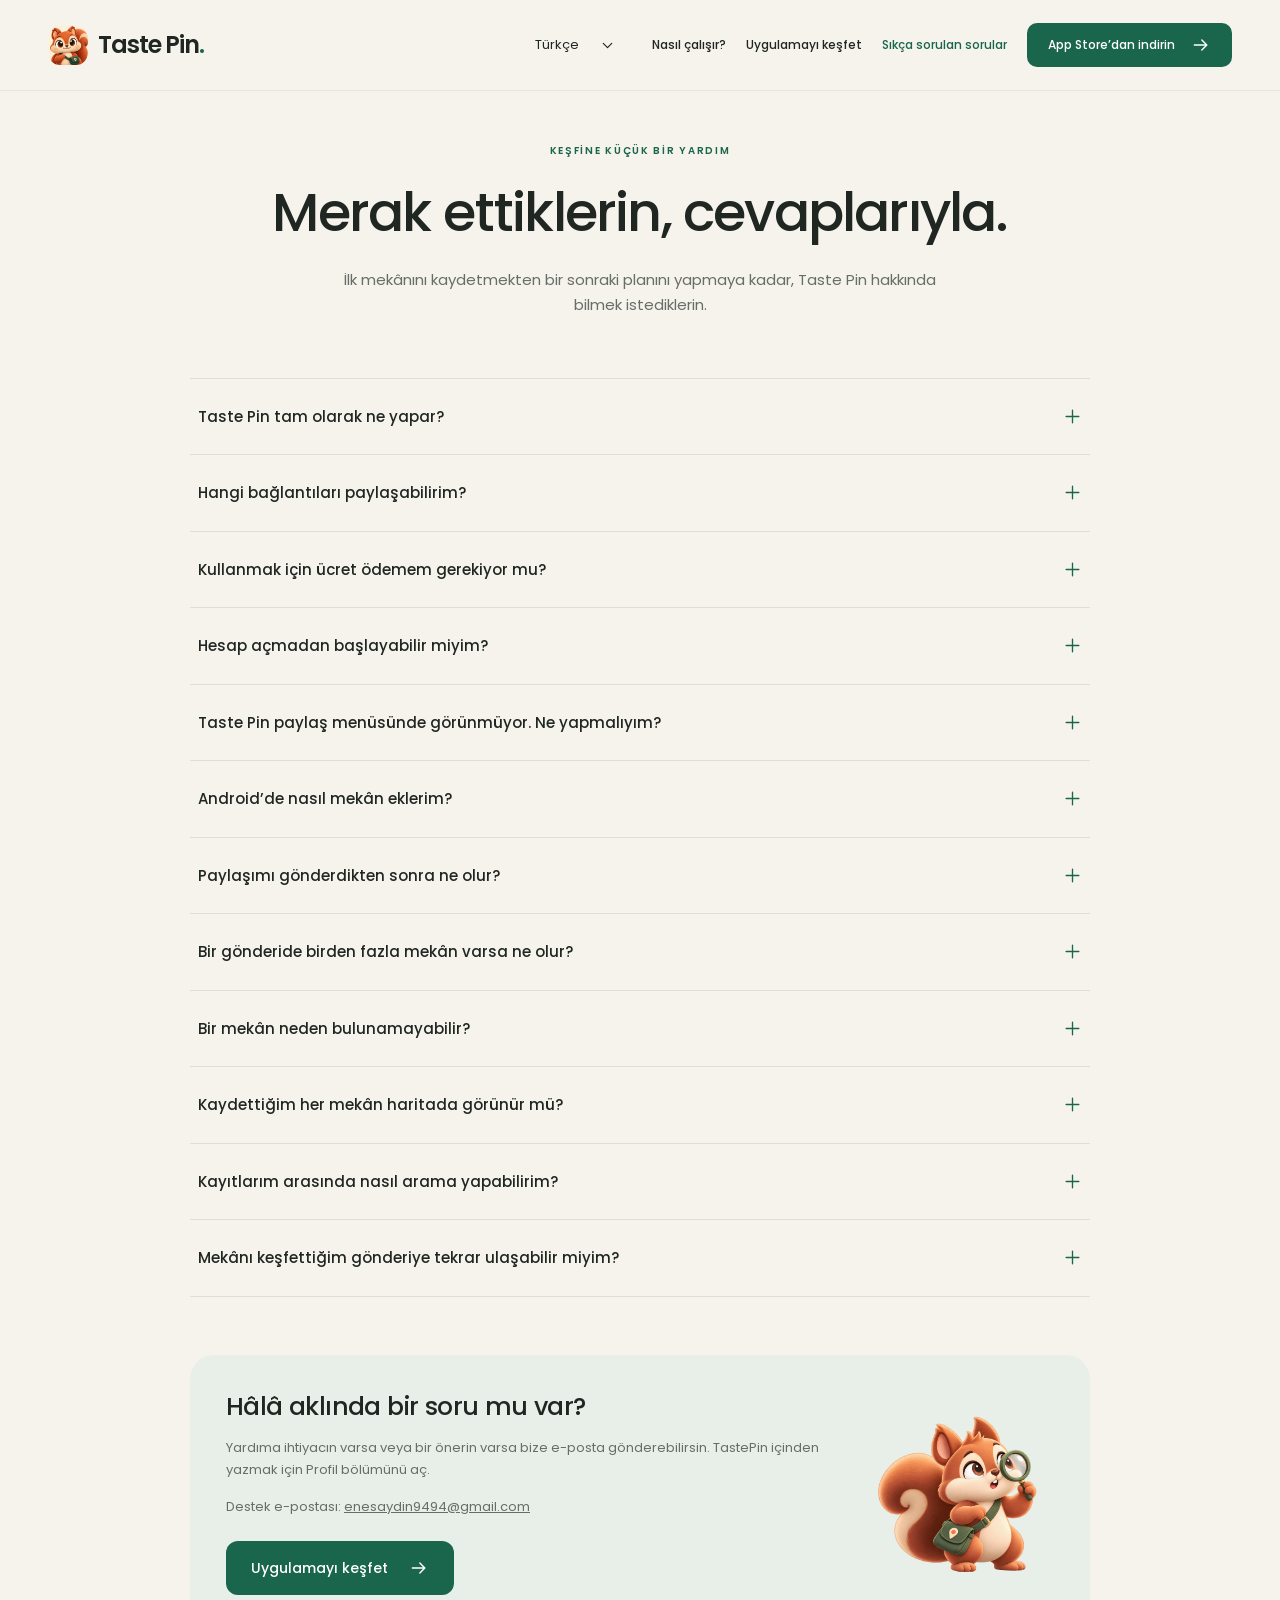
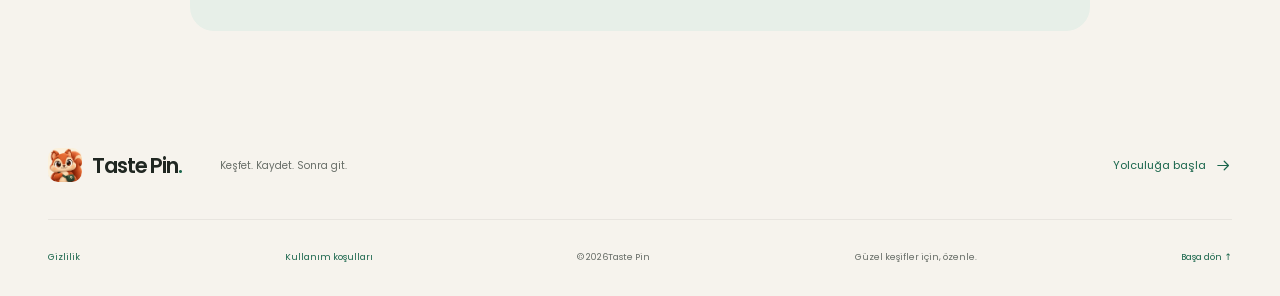
<file: apps/taste-pin/faq.html>
<!doctype html>
<html lang="tr">
<head>
  <meta charset="utf-8">
  <meta name="viewport" content="width=device-width, initial-scale=1">
  <meta name="theme-color" content="#F6F3ED">
  <meta name="description" content="" data-i18n-content="meta.0">
  <meta property="og:type" content="website">
  <meta property="og:locale" content="tr_TR">
  <meta property="og:title" content="" data-i18n-content="faq.title">
  <meta property="og:description" content="" data-i18n-content="meta.2">
  <title data-i18n="faq.title"></title>
  <link rel="icon" type="image/png" href="assets/app-icon.png">
  <link rel="apple-touch-icon" href="assets/app-icon.png">
  <link rel="preload" href="assets/fonts/Poppins-Regular.ttf" as="font" type="font/ttf" crossorigin>
  <link rel="preload" href="assets/fonts/Poppins-Medium.ttf" as="font" type="font/ttf" crossorigin>
  <link rel="stylesheet" href="styles.css">
  <script src="translations.js" defer></script>
  <script src="i18n.js" defer></script>
  <script src="navigation.js" defer></script>
</head>
<body>
  <a class="skip-link" href="#icerik"><span data-i18n="copy.1"></span></a>
  <svg class="icon-library" xmlns="http://www.w3.org/2000/svg" aria-hidden="true">
    <symbol id="i-arrow" viewBox="0 0 24 24"><path d="M4 12h15m-6-6 6 6-6 6"/></symbol>
    <symbol id="i-pin" viewBox="0 0 24 24"><path d="M20 10c0 6-8 12-8 12S4 16 4 10a8 8 0 1 1 16 0Z"/><circle cx="12" cy="10" r="2.5"/></symbol>
    <symbol id="i-bookmark" viewBox="0 0 24 24"><path d="M6 3h12v18l-6-4-6 4Z"/></symbol>
    <symbol id="i-map" viewBox="0 0 24 24"><path d="m3 5 6-2 6 2 6-2v16l-6 2-6-2-6 2Zm6-2v16m6-14v16"/></symbol>
    <symbol id="i-share" viewBox="0 0 24 24"><path d="M12 15V2M7 7l5-5 5 5M5 11H3v10h18V11h-2"/></symbol>
    <symbol id="i-check" viewBox="0 0 24 24"><path d="m5 12 4 4L19 6"/></symbol>
    <symbol id="i-instagram" viewBox="0 0 24 24"><rect x="3" y="3" width="18" height="18" rx="5"/><circle cx="12" cy="12" r="4"/><path d="M17.5 6.5h.01"/></symbol>
    <symbol id="i-search" viewBox="0 0 24 24"><circle cx="10.5" cy="10.5" r="7"/><path d="m16 16 5 5"/></symbol>
    <symbol id="i-filter" viewBox="0 0 24 24"><path d="M3 7h3m5 0h10M3 17h10m5 0h3"/><circle cx="8.5" cy="7" r="2.5"/><circle cx="15.5" cy="17" r="2.5"/></symbol>
    <symbol id="i-plus" viewBox="0 0 24 24"><path d="M12 4v16M4 12h16"/></symbol>
    <symbol id="i-user" viewBox="0 0 24 24"><circle cx="12" cy="12" r="9"/><circle cx="12" cy="9" r="3"/><path d="M5.5 18c1-5 12-5 13 0"/></symbol>
    <symbol id="i-chevron" viewBox="0 0 24 24"><path d="m6 9 6 6 6-6"/></symbol>
    <symbol id="i-link" viewBox="0 0 24 24"><path d="m10 13 4-4m-7 5-2 2a4 4 0 0 0 6 6l4-4a4 4 0 0 0 0-6m2-2 2-2a4 4 0 0 0-6-6L9 6a4 4 0 0 0 0 6" transform="translate(0 -1)"/></symbol>
    <symbol id="i-route" viewBox="0 0 24 24"><circle cx="5" cy="5" r="2"/><circle cx="19" cy="19" r="2"/><path d="M7 5h9a4 4 0 0 1 0 8H8a3 3 0 0 0 0 6h9"/></symbol>
    <symbol id="i-heart" viewBox="0 0 24 24"><path d="M20 4c-3-2-6 0-8 2-2-2-5-4-8-2-6 5 1 11 8 17 7-6 14-12 8-17Z"/></symbol>
  </svg>

  <header class="site-header">
    <div class="container header-inner">
      <a class="brand" href="index.html" data-i18n-label="label.0"><img src="assets/app-icon.png" alt="" width="40" height="40"><span><span data-i18n="copy.2"></span><span class="brand-dot">.</span></span></a>
      <div class="language-picker">
        <button id="language-trigger" type="button" aria-haspopup="menu" aria-expanded="false" aria-controls="language-menu"><span id="language-current"></span><svg class="icon" aria-hidden="true"><use href="#i-chevron"/></svg></button>
        <div id="language-menu" role="menu" data-i18n-label="language" hidden>
          <button type="button" role="menuitemradio" aria-checked="false" data-language="tr" data-i18n="language.tr"></button>
          <button type="button" role="menuitemradio" aria-checked="false" data-language="en" data-i18n="language.en"></button>
        </div>
      </div><button class="menu-toggle" type="button" data-i18n-label="label.1" aria-expanded="false" aria-controls="main-nav"><span></span><span></span></button>
      <nav class="main-nav" id="main-nav" data-i18n-label="label.3">
        <a href="index.html#nasil-calisir"><span data-i18n="copy.3"></span></a>
        <a href="index.html#kesfet"><span data-i18n="copy.4"></span></a>
        <a href="faq.html" aria-current="page"><span data-i18n="faq.nav"></span></a>
        <a class="button button-small" href="https://apps.apple.com/app/id6819854499"><span data-i18n="copy.6"></span><svg class="icon"><use href="#i-arrow"/></svg></a>
      </nav>
    </div>
  </header>

  <main id="icerik" class="faq-page container">

    <section class="faq-page-intro" aria-labelledby="faq-page-title">
      <span class="section-kicker" data-i18n="faq.kicker"></span>
      <h1 id="faq-page-title" data-i18n="faq.heading"></h1>
      <p data-i18n="faq.intro"></p>
    </section>
    <section class="faq-list faq-page-list" data-i18n-label="faq.nav">
<details><summary><span data-i18n="copy.89"></span><svg class="icon" aria-hidden="true"><use href="#i-plus"/></svg></summary><p data-i18n="copy.90"></p></details>
<details><summary><span data-i18n="copy.91"></span><svg class="icon" aria-hidden="true"><use href="#i-plus"/></svg></summary><p data-i18n="copy.92"></p></details>
<details><summary><span data-i18n="copy.93"></span><svg class="icon" aria-hidden="true"><use href="#i-plus"/></svg></summary><p data-i18n="copy.94"></p></details>
<details><summary><span data-i18n="copy.95"></span><svg class="icon" aria-hidden="true"><use href="#i-plus"/></svg></summary><p data-i18n="copy.96"></p></details>
<details><summary><span data-i18n="faq.q.share"></span><svg class="icon" aria-hidden="true"><use href="#i-plus"/></svg></summary><p data-i18n="faq.a.share"></p></details>
<details><summary><span data-i18n="faq.q.android"></span><svg class="icon" aria-hidden="true"><use href="#i-plus"/></svg></summary><p data-i18n="faq.a.android"></p></details>
<details><summary><span data-i18n="faq.q.processing"></span><svg class="icon" aria-hidden="true"><use href="#i-plus"/></svg></summary><p data-i18n="faq.a.processing"></p></details>
<details><summary><span data-i18n="copy.97"></span><svg class="icon" aria-hidden="true"><use href="#i-plus"/></svg></summary><p data-i18n="copy.98"></p></details>
<details><summary><span data-i18n="faq.q.missing"></span><svg class="icon" aria-hidden="true"><use href="#i-plus"/></svg></summary><p data-i18n="faq.a.missing"></p></details>
<details><summary><span data-i18n="faq.q.map"></span><svg class="icon" aria-hidden="true"><use href="#i-plus"/></svg></summary><p data-i18n="faq.a.map"></p></details>
<details><summary><span data-i18n="faq.q.filter"></span><svg class="icon" aria-hidden="true"><use href="#i-plus"/></svg></summary><p data-i18n="faq.a.filter"></p></details>
<details><summary><span data-i18n="faq.q.source"></span><svg class="icon" aria-hidden="true"><use href="#i-plus"/></svg></summary><p data-i18n="faq.a.source"></p></details>
</section><aside class="faq-help"><div><h2 data-i18n="faq.helpTitle">Hâlâ aklında bir soru mu var?</h2>
<p data-i18n="faq.helpBody">Yardıma ihtiyacın varsa veya bir önerin varsa bize e-posta gönderebilirsin. TastePin içinden yazmak için Profil bölümünü aç.</p>
<p><span data-i18n="faq.emailLabel">Destek e-postası</span>: <a href="mailto:enesaydin9494@gmail.com"><u>enesaydin9494@gmail.com</u></a></p>
<a class="button" href="index.html#kesfet"><span data-i18n="faq.explore"></span><svg class="icon" aria-hidden="true"><use href="#i-arrow"/></svg></a></div><img src="assets/squirrel.png" alt="" width="210" height="185" loading="lazy"></aside></main>  <footer class="site-footer container"><div class="footer-top"><a class="brand" href="index.html" data-i18n-label="label.0"><img src="assets/app-icon.png" alt="" width="34" height="34"><span><span data-i18n="copy.2"></span><span class="brand-dot">.</span></span></a><p><span data-i18n="copy.39"></span></p><a href="index.html#nasil-calisir"><span data-i18n="copy.105"></span><svg class="icon"><use href="#i-arrow"/></svg></a></div><div class="footer-bottom"><a href="privacy.html" data-site-legal><span data-i18n="privacy.nav">Gizlilik</span></a><a href="terms.html" data-site-legal><span data-i18n="terms.nav">Kullanım koşulları</span></a><span>© <span id="year">2026</span><span data-i18n="copy.2"></span></span><span><span data-i18n="copy.106"></span></span><a href="index.html"><span data-i18n="copy.107"></span></a></div></footer>
</body>
</html>
</file>
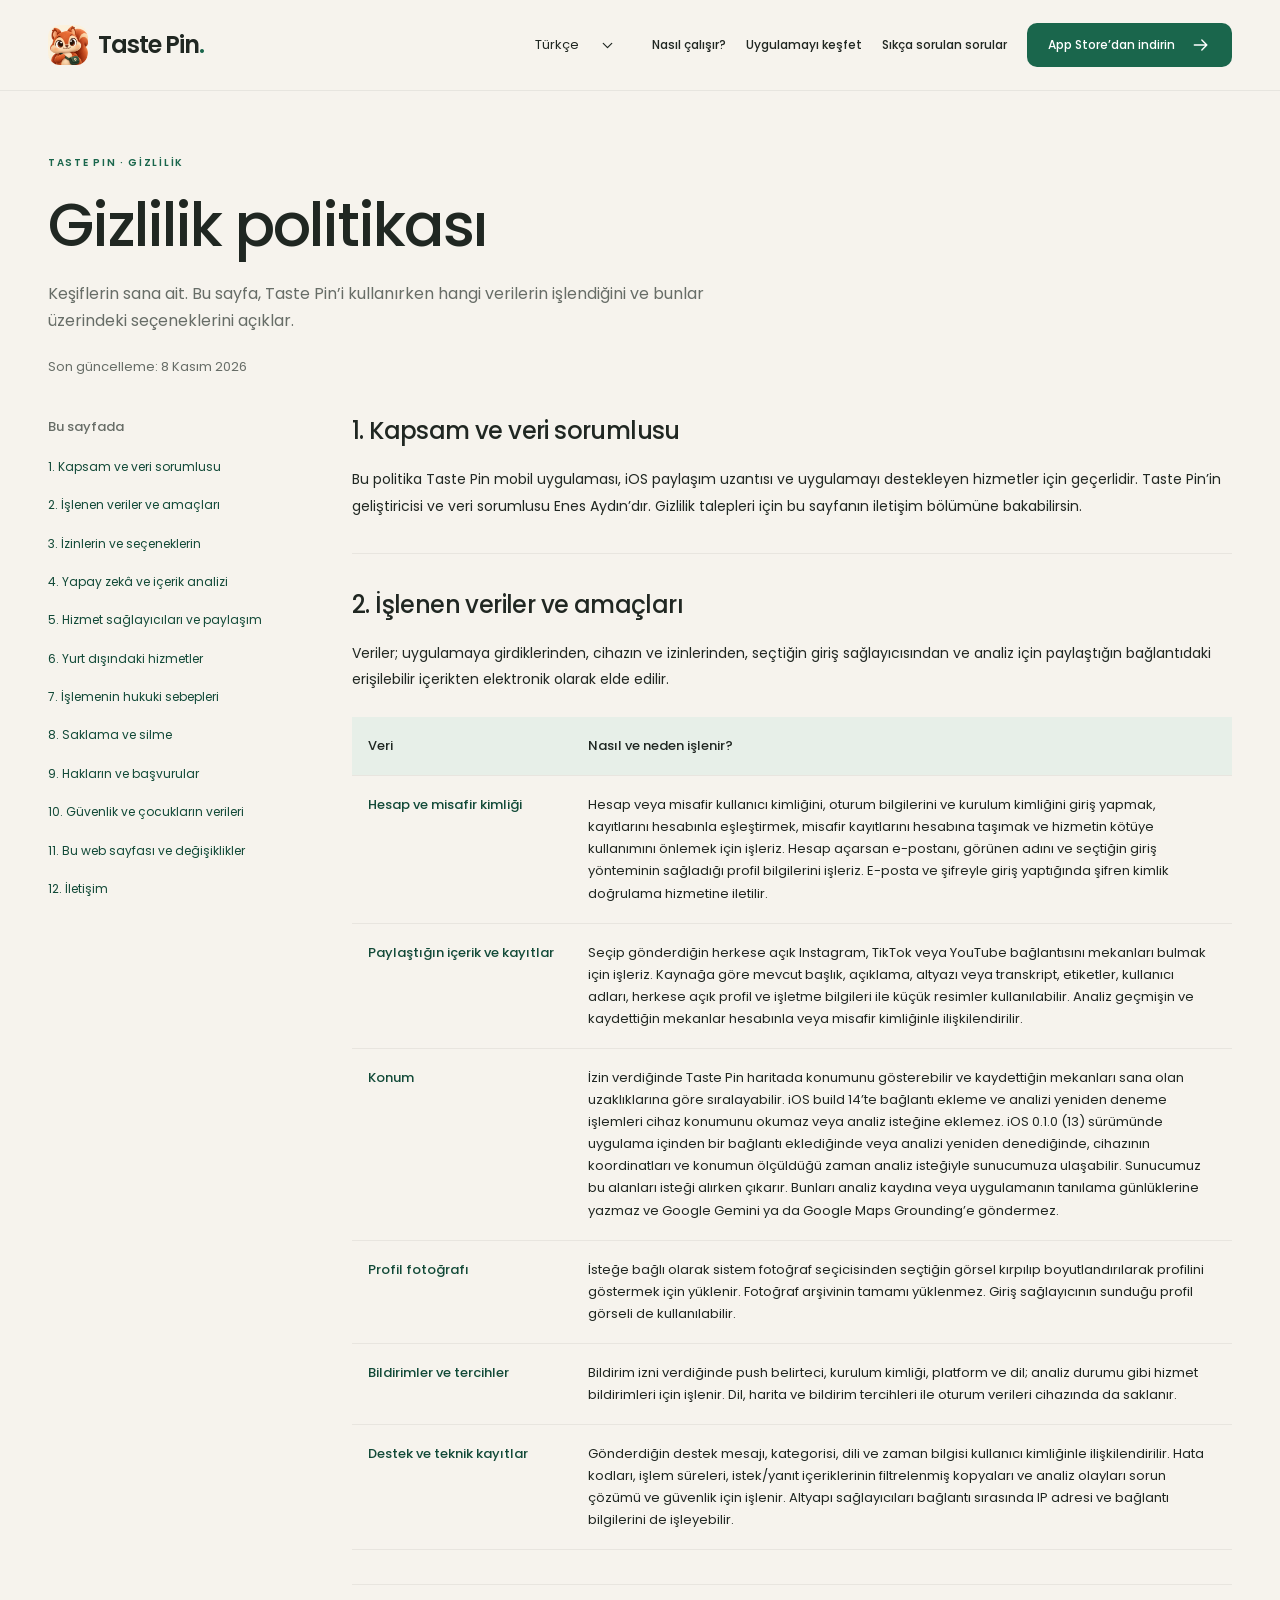
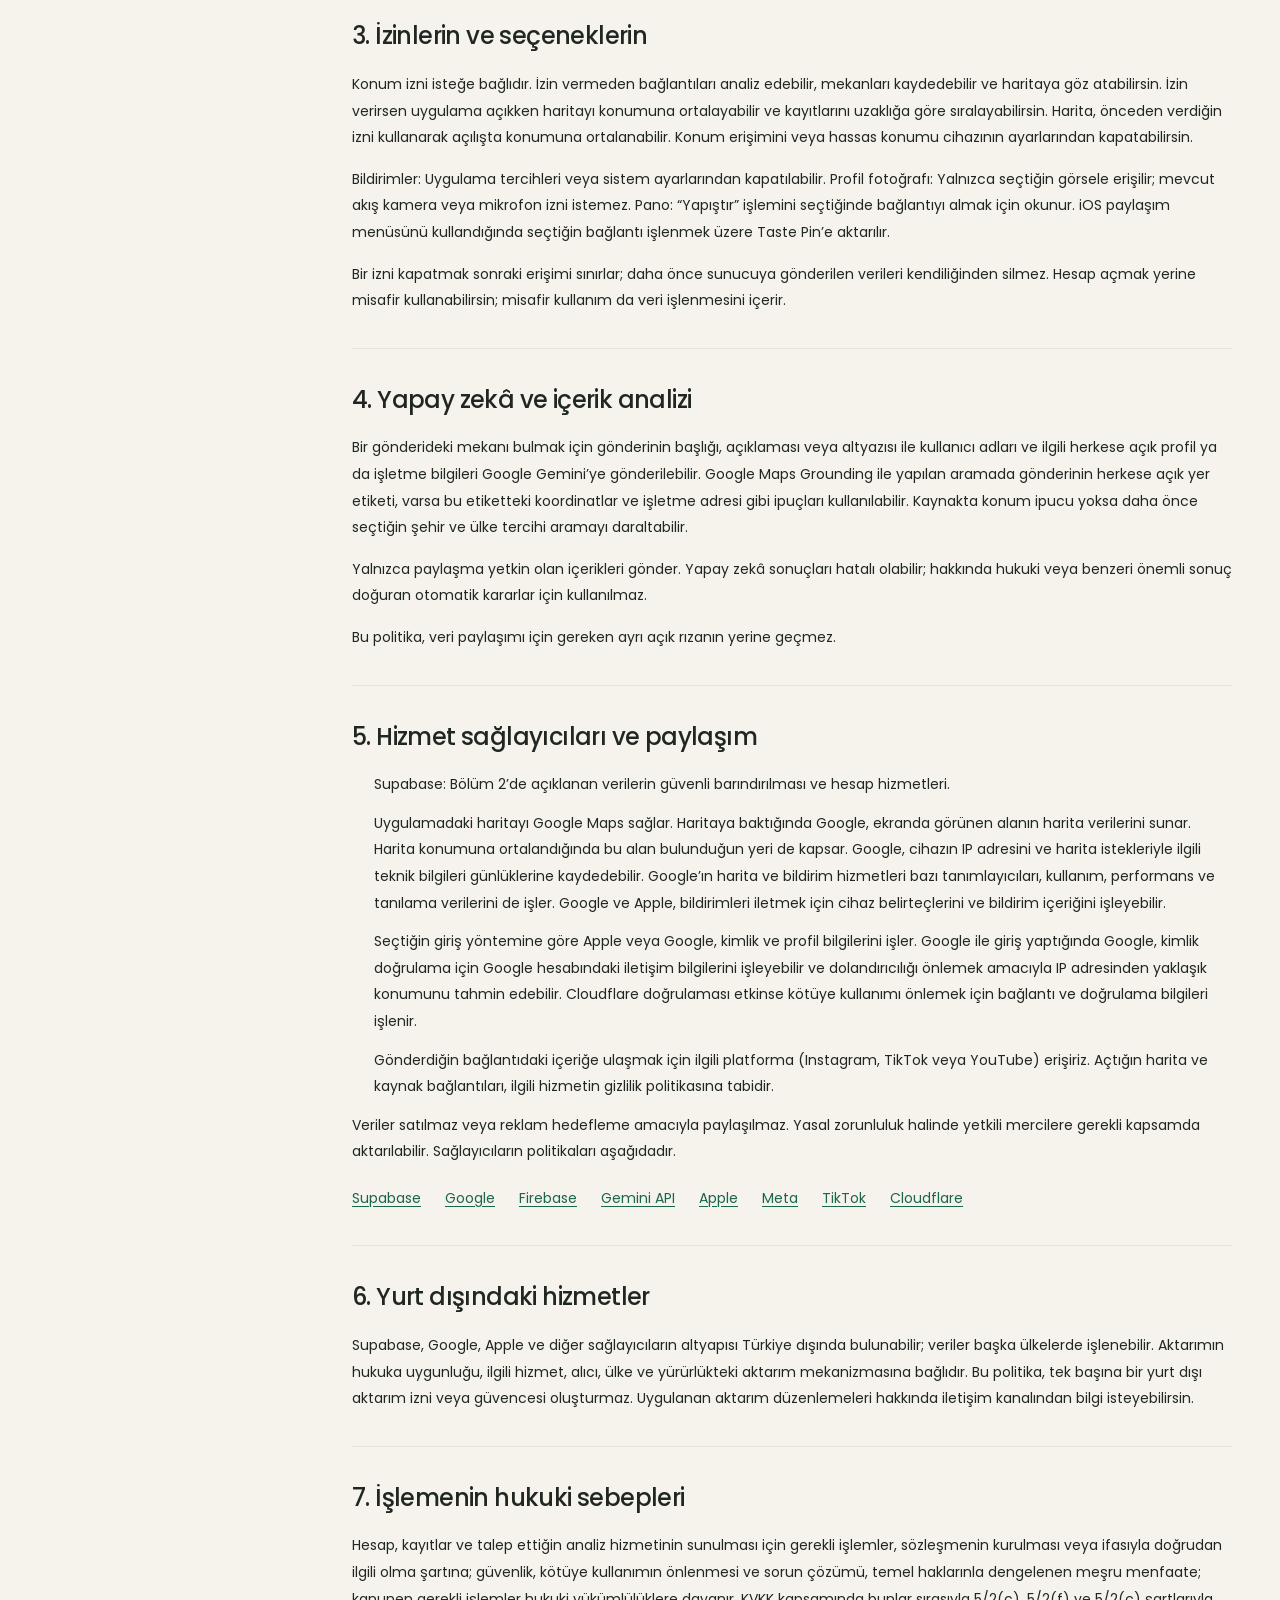
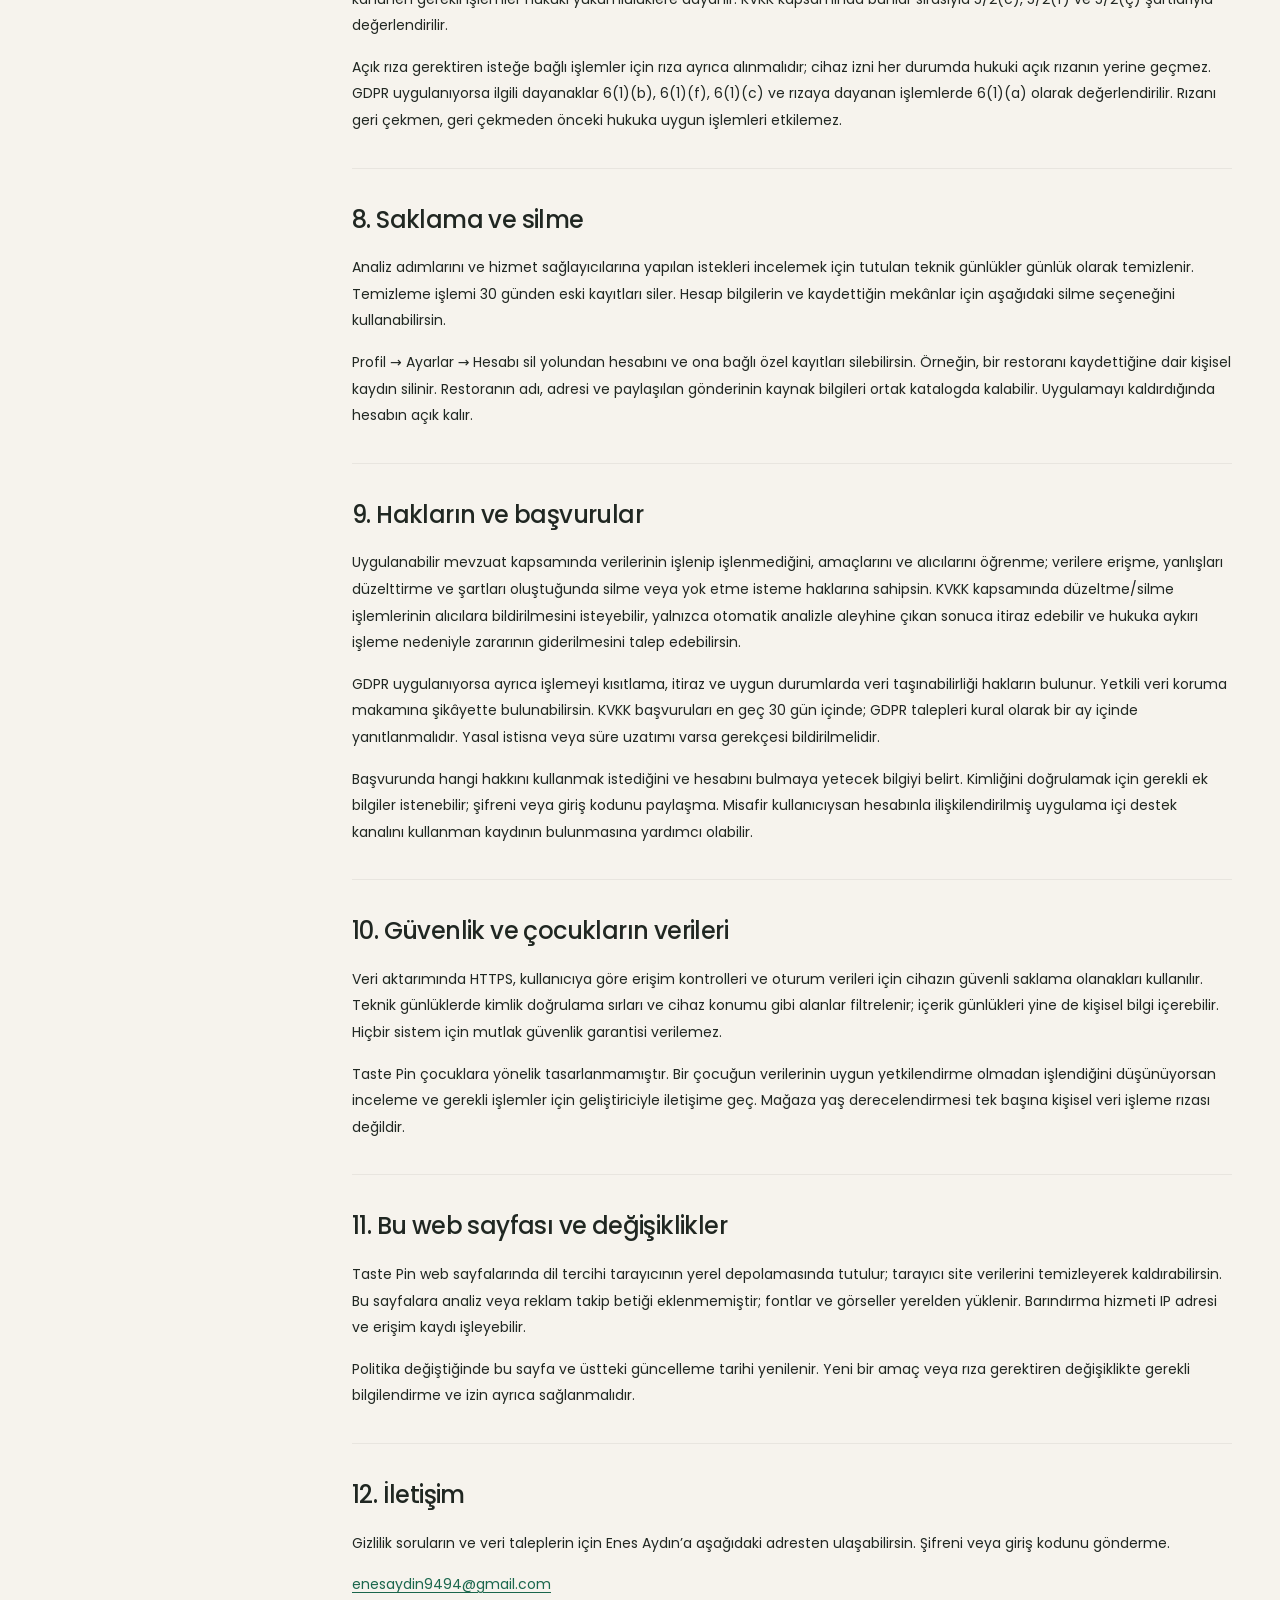
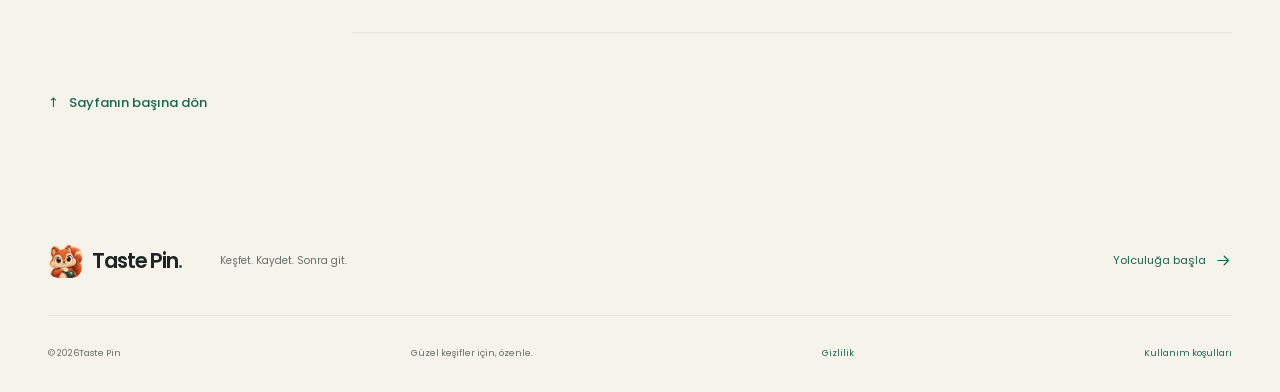
<file: apps/taste-pin/privacy.html>
<!doctype html>
<html lang="tr">
<head>
  <meta charset="utf-8">
  <meta name="viewport" content="width=device-width, initial-scale=1">
  <meta name="theme-color" content="#F6F3ED">
  <meta name="description" content="Taste Pin’in işlediği veriler, konum izinleri, yapay zekâ servisleri, saklama uygulamaları ve gizlilik haklarınız." data-i18n-content="privacy.description">
  <meta property="og:type" content="website">
  <meta property="og:locale" content="tr_TR">
  <meta property="og:title" content="Taste Pin — Gizlilik Politikası" data-i18n-content="privacy.title">
  <meta property="og:description" content="Taste Pin’in işlediği veriler, konum izinleri, yapay zekâ servisleri, saklama uygulamaları ve gizlilik haklarınız." data-i18n-content="privacy.description">
  <title data-i18n="privacy.title">Taste Pin — Gizlilik Politikası</title>
  <link rel="icon" type="image/png" href="assets/app-icon.png">
  <link rel="apple-touch-icon" href="assets/app-icon.png">
  <link rel="preload" href="assets/fonts/Poppins-Regular.ttf" as="font" type="font/ttf" crossorigin>
  <link rel="preload" href="assets/fonts/Poppins-Medium.ttf" as="font" type="font/ttf" crossorigin>
  <link rel="stylesheet" href="styles.css">
  <link rel="stylesheet" href="privacy.css">
  <link rel="canonical" href="https://enesaydin.info/apps/taste-pin/privacy.html">
  <script src="translations.js" defer></script>
  <script src="i18n.js" defer></script>
  <script src="navigation.js" defer></script>
</head>
<body id="top">
  <a class="skip-link" href="#icerik"><span data-i18n="copy.1">İçeriğe geç</span></a>
  <svg class="icon-library" xmlns="http://www.w3.org/2000/svg" aria-hidden="true">
    <symbol id="i-arrow" viewBox="0 0 24 24"><path d="M4 12h15m-6-6 6 6-6 6"/></symbol>
    <symbol id="i-pin" viewBox="0 0 24 24"><path d="M20 10c0 6-8 12-8 12S4 16 4 10a8 8 0 1 1 16 0Z"/><circle cx="12" cy="10" r="2.5"/></symbol>
    <symbol id="i-bookmark" viewBox="0 0 24 24"><path d="M6 3h12v18l-6-4-6 4Z"/></symbol>
    <symbol id="i-map" viewBox="0 0 24 24"><path d="m3 5 6-2 6 2 6-2v16l-6 2-6-2-6 2Zm6-2v16m6-14v16"/></symbol>
    <symbol id="i-share" viewBox="0 0 24 24"><path d="M12 15V2M7 7l5-5 5 5M5 11H3v10h18V11h-2"/></symbol>
    <symbol id="i-check" viewBox="0 0 24 24"><path d="m5 12 4 4L19 6"/></symbol>
    <symbol id="i-instagram" viewBox="0 0 24 24"><rect x="3" y="3" width="18" height="18" rx="5"/><circle cx="12" cy="12" r="4"/><path d="M17.5 6.5h.01"/></symbol>
    <symbol id="i-search" viewBox="0 0 24 24"><circle cx="10.5" cy="10.5" r="7"/><path d="m16 16 5 5"/></symbol>
    <symbol id="i-filter" viewBox="0 0 24 24"><path d="M3 7h3m5 0h10M3 17h10m5 0h3"/><circle cx="8.5" cy="7" r="2.5"/><circle cx="15.5" cy="17" r="2.5"/></symbol>
    <symbol id="i-plus" viewBox="0 0 24 24"><path d="M12 4v16M4 12h16"/></symbol>
    <symbol id="i-user" viewBox="0 0 24 24"><circle cx="12" cy="12" r="9"/><circle cx="12" cy="9" r="3"/><path d="M5.5 18c1-5 12-5 13 0"/></symbol>
    <symbol id="i-chevron" viewBox="0 0 24 24"><path d="m6 9 6 6 6-6"/></symbol>
    <symbol id="i-link" viewBox="0 0 24 24"><path d="m10 13 4-4m-7 5-2 2a4 4 0 0 0 6 6l4-4a4 4 0 0 0 0-6m2-2 2-2a4 4 0 0 0-6-6L9 6a4 4 0 0 0 0 6" transform="translate(0 -1)"/></symbol>
    <symbol id="i-route" viewBox="0 0 24 24"><circle cx="5" cy="5" r="2"/><circle cx="19" cy="19" r="2"/><path d="M7 5h9a4 4 0 0 1 0 8H8a3 3 0 0 0 0 6h9"/></symbol>
    <symbol id="i-heart" viewBox="0 0 24 24"><path d="M20 4c-3-2-6 0-8 2-2-2-5-4-8-2-6 5 1 11 8 17 7-6 14-12 8-17Z"/></symbol>
  </svg>

  <header class="site-header">
    <div class="container header-inner">
      <a class="brand" href="index.html" data-i18n-label="label.0"><img src="assets/app-icon.png" alt="" width="40" height="40"><span><span data-i18n="copy.2">Taste Pin</span><span class="brand-dot">.</span></span></a>
      <div class="language-picker">
        <button id="language-trigger" type="button" aria-haspopup="menu" aria-expanded="false" aria-controls="language-menu"><span id="language-current">Türkçe</span><svg class="icon" aria-hidden="true"><use href="#i-chevron"/></svg></button>
        <div id="language-menu" role="menu" data-i18n-label="language" hidden>
          <button type="button" role="menuitemradio" aria-checked="false" data-language="tr" data-i18n="language.tr">Türkçe</button>
          <button type="button" role="menuitemradio" aria-checked="false" data-language="en" data-i18n="language.en">English</button>
        </div>
      </div><button class="menu-toggle" type="button" data-i18n-label="label.1" aria-expanded="false" aria-controls="main-nav"><span></span><span></span></button>
      <nav class="main-nav" id="main-nav" data-i18n-label="label.3">
        <a href="index.html#nasil-calisir"><span data-i18n="copy.3">Nasıl çalışır?</span></a>
        <a href="index.html#kesfet"><span data-i18n="copy.4">Uygulamayı keşfet</span></a>
        <a href="faq.html"><span data-i18n="faq.nav">Sıkça sorulan sorular</span></a>
        <a class="button button-small" href="https://apps.apple.com/app/id6819854499"><span data-i18n="copy.6">App Store’dan indirin</span><svg class="icon"><use href="#i-arrow"/></svg></a>
      </nav>
    </div>
  </header>

<main id="icerik" class="privacy-page container"><header class="privacy-intro"><span data-i18n="privacy.kicker" class="section-kicker">TASTE PIN · GİZLİLİK</span><h1 data-i18n="privacy.heading">Gizlilik politikası</h1><p data-i18n="privacy.intro">Keşiflerin sana ait. Bu sayfa, Taste Pin’i kullanırken hangi verilerin işlendiğini ve bunlar üzerindeki seçeneklerini açıklar.</p><p data-i18n="privacy.updated" class="privacy-date">Son güncelleme: 8 Kasım 2026</p></header><div class="privacy-layout"><nav class="privacy-toc" aria-labelledby="contents-title"><h2 data-i18n="privacy.contents" id="contents-title">Bu sayfada</h2><ol><li><a href="#controller"><span data-i18n="privacy.controller.title">1. Kapsam ve veri sorumlusu</span></a></li><li><a href="#data"><span data-i18n="privacy.data.title">2. İşlenen veriler ve amaçları</span></a></li><li><a href="#permissions"><span data-i18n="privacy.permissions.title">3. İzinlerin ve seçeneklerin</span></a></li><li><a href="#ai"><span data-i18n="privacy.ai.title">4. Yapay zekâ ve içerik analizi</span></a></li><li><a href="#sharing"><span data-i18n="privacy.sharing.title">5. Hizmet sağlayıcıları ve paylaşım</span></a></li><li><a href="#transfers"><span data-i18n="privacy.transfers.title">6. Yurt dışındaki hizmetler</span></a></li><li><a href="#basis"><span data-i18n="privacy.basis.title">7. İşlemenin hukuki sebepleri</span></a></li><li><a href="#retention"><span data-i18n="privacy.retention.title">8. Saklama ve silme</span></a></li><li><a href="#rights"><span data-i18n="privacy.rights.title">9. Hakların ve başvurular</span></a></li><li><a href="#security"><span data-i18n="privacy.security.title">10. Güvenlik ve çocukların verileri</span></a></li><li><a href="#website"><span data-i18n="privacy.website.title">11. Bu web sayfası ve değişiklikler</span></a></li><li><a href="#contact"><span data-i18n="privacy.contact.title">12. İletişim</span></a></li></ol></nav><article class="privacy-article"><section id="controller" aria-labelledby="controller-title"><h2 data-i18n="privacy.controller.title" id="controller-title">1. Kapsam ve veri sorumlusu</h2><p data-i18n="privacy.controller.p1">Bu politika Taste Pin mobil uygulaması, iOS paylaşım uzantısı ve uygulamayı destekleyen hizmetler için geçerlidir. Taste Pin’in geliştiricisi ve veri sorumlusu Enes Aydın’dır. Gizlilik talepleri için bu sayfanın iletişim bölümüne bakabilirsin.</p></section><section id="data" aria-labelledby="data-title"><h2 data-i18n="privacy.data.title" id="data-title">2. İşlenen veriler ve amaçları</h2><p data-i18n="privacy.data.intro">Veriler; uygulamaya girdiklerinden, cihazın ve izinlerinden, seçtiğin giriş sağlayıcısından ve analiz için paylaştığın bağlantıdaki erişilebilir içerikten elektronik olarak elde edilir.</p><div class="privacy-table-wrap"><table class="privacy-table"><thead><tr><th data-i18n="privacy.data.col1" scope="col">Veri</th><th data-i18n="privacy.data.col2" scope="col">Nasıl ve neden işlenir?</th></tr></thead><tbody><tr><th data-i18n="privacy.data.account" scope="row">Hesap ve misafir kimliği</th><td data-i18n="privacy.data.account.body">Hesap veya misafir kullanıcı kimliğini, oturum bilgilerini ve kurulum kimliğini giriş yapmak, kayıtlarını hesabınla eşleştirmek, misafir kayıtlarını hesabına taşımak ve hizmetin kötüye kullanımını önlemek için işleriz. Hesap açarsan e-postanı, görünen adını ve seçtiğin giriş yönteminin sağladığı profil bilgilerini işleriz. E-posta ve şifreyle giriş yaptığında şifren kimlik doğrulama hizmetine iletilir.</td></tr><tr><th data-i18n="privacy.data.content" scope="row">Paylaştığın içerik ve kayıtlar</th><td data-i18n="privacy.data.content.body">Seçip gönderdiğin herkese açık Instagram, TikTok veya YouTube bağlantısını mekanları bulmak için işleriz. Kaynağa göre mevcut başlık, açıklama, altyazı veya transkript, etiketler, kullanıcı adları, herkese açık profil ve işletme bilgileri ile küçük resimler kullanılabilir. Analiz geçmişin ve kaydettiğin mekanlar hesabınla veya misafir kimliğinle ilişkilendirilir.</td></tr><tr><th data-i18n="privacy.data.location" scope="row">Konum</th><td data-i18n="privacy.data.location.body">İzin verdiğinde Taste Pin haritada konumunu gösterebilir ve kaydettiğin mekanları sana olan uzaklıklarına göre sıralayabilir. iOS build 14’te bağlantı ekleme ve analizi yeniden deneme işlemleri cihaz konumunu okumaz veya analiz isteğine eklemez. iOS 0.1.0 (13) sürümünde uygulama içinden bir bağlantı eklediğinde veya analizi yeniden denediğinde, cihazının koordinatları ve konumun ölçüldüğü zaman analiz isteğiyle sunucumuza ulaşabilir. Sunucumuz bu alanları isteği alırken çıkarır. Bunları analiz kaydına veya uygulamanın tanılama günlüklerine yazmaz ve Google Gemini ya da Google Maps Grounding’e göndermez.</td></tr><tr><th data-i18n="privacy.data.photo" scope="row">Profil fotoğrafı</th><td data-i18n="privacy.data.photo.body">İsteğe bağlı olarak sistem fotoğraf seçicisinden seçtiğin görsel kırpılıp boyutlandırılarak profilini göstermek için yüklenir. Fotoğraf arşivinin tamamı yüklenmez. Giriş sağlayıcının sunduğu profil görseli de kullanılabilir.</td></tr><tr><th data-i18n="privacy.data.push" scope="row">Bildirimler ve tercihler</th><td data-i18n="privacy.data.push.body">Bildirim izni verdiğinde push belirteci, kurulum kimliği, platform ve dil; analiz durumu gibi hizmet bildirimleri için işlenir. Dil, harita ve bildirim tercihleri ile oturum verileri cihazında da saklanır.</td></tr><tr><th data-i18n="privacy.data.support" scope="row">Destek ve teknik kayıtlar</th><td data-i18n="privacy.data.support.body">Gönderdiğin destek mesajı, kategorisi, dili ve zaman bilgisi kullanıcı kimliğinle ilişkilendirilir. Hata kodları, işlem süreleri, istek/yanıt içeriklerinin filtrelenmiş kopyaları ve analiz olayları sorun çözümü ve güvenlik için işlenir. Altyapı sağlayıcıları bağlantı sırasında IP adresi ve bağlantı bilgilerini de işleyebilir.</td></tr></tbody></table></div></section><section id="permissions" aria-labelledby="permissions-title"><h2 data-i18n="privacy.permissions.title" id="permissions-title">3. İzinlerin ve seçeneklerin</h2><p data-i18n="privacy.permissions.p1">Konum izni isteğe bağlıdır. İzin vermeden bağlantıları analiz edebilir, mekanları kaydedebilir ve haritaya göz atabilirsin. İzin verirsen uygulama açıkken haritayı konumuna ortalayabilir ve kayıtlarını uzaklığa göre sıralayabilirsin. Harita, önceden verdiğin izni kullanarak açılışta konumuna ortalanabilir. Konum erişimini veya hassas konumu cihazının ayarlarından kapatabilirsin.</p><p data-i18n="privacy.permissions.p2">Bildirimler: Uygulama tercihleri veya sistem ayarlarından kapatılabilir. Profil fotoğrafı: Yalnızca seçtiğin görsele erişilir; mevcut akış kamera veya mikrofon izni istemez. Pano: “Yapıştır” işlemini seçtiğinde bağlantıyı almak için okunur. iOS paylaşım menüsünü kullandığında seçtiğin bağlantı işlenmek üzere Taste Pin’e aktarılır.</p><p data-i18n="privacy.permissions.p3">Bir izni kapatmak sonraki erişimi sınırlar; daha önce sunucuya gönderilen verileri kendiliğinden silmez. Hesap açmak yerine misafir kullanabilirsin; misafir kullanım da veri işlenmesini içerir.</p></section><section id="ai" aria-labelledby="ai-title"><h2 data-i18n="privacy.ai.title" id="ai-title">4. Yapay zekâ ve içerik analizi</h2><p data-i18n="privacy.ai.p1">Bir gönderideki mekanı bulmak için gönderinin başlığı, açıklaması veya altyazısı ile kullanıcı adları ve ilgili herkese açık profil ya da işletme bilgileri Google Gemini’ye gönderilebilir. Google Maps Grounding ile yapılan aramada gönderinin herkese açık yer etiketi, varsa bu etiketteki koordinatlar ve işletme adresi gibi ipuçları kullanılabilir. Kaynakta konum ipucu yoksa daha önce seçtiğin şehir ve ülke tercihi aramayı daraltabilir.</p><p data-i18n="privacy.ai.p2">Yalnızca paylaşma yetkin olan içerikleri gönder. Yapay zekâ sonuçları hatalı olabilir; hakkında hukuki veya benzeri önemli sonuç doğuran otomatik kararlar için kullanılmaz.</p><p data-i18n="privacy.ai.p3">Bu politika, veri paylaşımı için gereken ayrı açık rızanın yerine geçmez.</p></section><section id="sharing" aria-labelledby="sharing-title"><h2 data-i18n="privacy.sharing.title" id="sharing-title">5. Hizmet sağlayıcıları ve paylaşım</h2><ul><li data-i18n="privacy.sharing.supabase">Supabase: Bölüm 2’de açıklanan verilerin güvenli barındırılması ve hesap hizmetleri.</li><li data-i18n="privacy.sharing.google">Uygulamadaki haritayı Google Maps sağlar. Haritaya baktığında Google, ekranda görünen alanın harita verilerini sunar. Harita konumuna ortalandığında bu alan bulunduğun yeri de kapsar. Google, cihazın IP adresini ve harita istekleriyle ilgili teknik bilgileri günlüklerine kaydedebilir. Google’ın harita ve bildirim hizmetleri bazı tanımlayıcıları, kullanım, performans ve tanılama verilerini de işler. Google ve Apple, bildirimleri iletmek için cihaz belirteçlerini ve bildirim içeriğini işleyebilir.</li><li data-i18n="privacy.sharing.auth">Seçtiğin giriş yöntemine göre Apple veya Google, kimlik ve profil bilgilerini işler. Google ile giriş yaptığında Google, kimlik doğrulama için Google hesabındaki iletişim bilgilerini işleyebilir ve dolandırıcılığı önlemek amacıyla IP adresinden yaklaşık konumunu tahmin edebilir. Cloudflare doğrulaması etkinse kötüye kullanımı önlemek için bağlantı ve doğrulama bilgileri işlenir.</li><li data-i18n="privacy.sharing.social">Gönderdiğin bağlantıdaki içeriğe ulaşmak için ilgili platforma (Instagram, TikTok veya YouTube) erişiriz. Açtığın harita ve kaynak bağlantıları, ilgili hizmetin gizlilik politikasına tabidir.</li></ul><p data-i18n="privacy.sharing.p1">Veriler satılmaz veya reklam hedefleme amacıyla paylaşılmaz. Yasal zorunluluk halinde yetkili mercilere gerekli kapsamda aktarılabilir. Sağlayıcıların politikaları aşağıdadır.</p><ul class="privacy-provider-links"><li><a href="https://supabase.com/privacy" rel="noreferrer">Supabase</a></li><li><a href="https://policies.google.com/privacy" rel="noreferrer">Google</a></li><li><a href="https://firebase.google.com/support/privacy" rel="noreferrer">Firebase</a></li><li><a href="https://ai.google.dev/gemini-api/terms" rel="noreferrer">Gemini API</a></li><li><a href="https://www.apple.com/legal/privacy/" rel="noreferrer">Apple</a></li><li><a href="https://www.facebook.com/privacy/policy/" rel="noreferrer">Meta</a></li><li><a href="https://www.tiktok.com/legal/privacy-policy" rel="noreferrer">TikTok</a></li><li><a href="https://www.cloudflare.com/privacypolicy/" rel="noreferrer">Cloudflare</a></li></ul></section><section id="transfers" aria-labelledby="transfers-title"><h2 data-i18n="privacy.transfers.title" id="transfers-title">6. Yurt dışındaki hizmetler</h2><p data-i18n="privacy.transfers.p1">Supabase, Google, Apple ve diğer sağlayıcıların altyapısı Türkiye dışında bulunabilir; veriler başka ülkelerde işlenebilir. Aktarımın hukuka uygunluğu, ilgili hizmet, alıcı, ülke ve yürürlükteki aktarım mekanizmasına bağlıdır. Bu politika, tek başına bir yurt dışı aktarım izni veya güvencesi oluşturmaz. Uygulanan aktarım düzenlemeleri hakkında iletişim kanalından bilgi isteyebilirsin.</p></section><section id="basis" aria-labelledby="basis-title"><h2 data-i18n="privacy.basis.title" id="basis-title">7. İşlemenin hukuki sebepleri</h2><p data-i18n="privacy.basis.p1">Hesap, kayıtlar ve talep ettiğin analiz hizmetinin sunulması için gerekli işlemler, sözleşmenin kurulması veya ifasıyla doğrudan ilgili olma şartına; güvenlik, kötüye kullanımın önlenmesi ve sorun çözümü, temel haklarınla dengelenen meşru menfaate; kanunen gerekli işlemler hukuki yükümlülüklere dayanır. KVKK kapsamında bunlar sırasıyla 5/2(c), 5/2(f) ve 5/2(ç) şartlarıyla değerlendirilir.</p><p data-i18n="privacy.basis.p2">Açık rıza gerektiren isteğe bağlı işlemler için rıza ayrıca alınmalıdır; cihaz izni her durumda hukuki açık rızanın yerine geçmez. GDPR uygulanıyorsa ilgili dayanaklar 6(1)(b), 6(1)(f), 6(1)(c) ve rızaya dayanan işlemlerde 6(1)(a) olarak değerlendirilir. Rızanı geri çekmen, geri çekmeden önceki hukuka uygun işlemleri etkilemez.</p></section><section id="retention" aria-labelledby="retention-title"><h2 data-i18n="privacy.retention.title" id="retention-title">8. Saklama ve silme</h2><p data-i18n="privacy.retention.p1">Analiz adımlarını ve hizmet sağlayıcılarına yapılan istekleri incelemek için tutulan teknik günlükler günlük olarak temizlenir. Temizleme işlemi 30 günden eski kayıtları siler. Hesap bilgilerin ve kaydettiğin mekânlar için aşağıdaki silme seçeneğini kullanabilirsin.</p><p data-i18n="privacy.retention.p2">Profil → Ayarlar → Hesabı sil yolundan hesabını ve ona bağlı özel kayıtları silebilirsin. Örneğin, bir restoranı kaydettiğine dair kişisel kaydın silinir. Restoranın adı, adresi ve paylaşılan gönderinin kaynak bilgileri ortak katalogda kalabilir. Uygulamayı kaldırdığında hesabın açık kalır.</p></section><section id="rights" aria-labelledby="rights-title"><h2 data-i18n="privacy.rights.title" id="rights-title">9. Hakların ve başvurular</h2><p data-i18n="privacy.rights.p1">Uygulanabilir mevzuat kapsamında verilerinin işlenip işlenmediğini, amaçlarını ve alıcılarını öğrenme; verilere erişme, yanlışları düzelttirme ve şartları oluştuğunda silme veya yok etme isteme haklarına sahipsin. KVKK kapsamında düzeltme/silme işlemlerinin alıcılara bildirilmesini isteyebilir, yalnızca otomatik analizle aleyhine çıkan sonuca itiraz edebilir ve hukuka aykırı işleme nedeniyle zararının giderilmesini talep edebilirsin.</p><p data-i18n="privacy.rights.p2">GDPR uygulanıyorsa ayrıca işlemeyi kısıtlama, itiraz ve uygun durumlarda veri taşınabilirliği hakların bulunur. Yetkili veri koruma makamına şikâyette bulunabilirsin. KVKK başvuruları en geç 30 gün içinde; GDPR talepleri kural olarak bir ay içinde yanıtlanmalıdır. Yasal istisna veya süre uzatımı varsa gerekçesi bildirilmelidir.</p><p data-i18n="privacy.rights.p3">Başvurunda hangi hakkını kullanmak istediğini ve hesabını bulmaya yetecek bilgiyi belirt. Kimliğini doğrulamak için gerekli ek bilgiler istenebilir; şifreni veya giriş kodunu paylaşma. Misafir kullanıcıysan hesabınla ilişkilendirilmiş uygulama içi destek kanalını kullanman kaydının bulunmasına yardımcı olabilir.</p></section><section id="security" aria-labelledby="security-title"><h2 data-i18n="privacy.security.title" id="security-title">10. Güvenlik ve çocukların verileri</h2><p data-i18n="privacy.security.p1">Veri aktarımında HTTPS, kullanıcıya göre erişim kontrolleri ve oturum verileri için cihazın güvenli saklama olanakları kullanılır. Teknik günlüklerde kimlik doğrulama sırları ve cihaz konumu gibi alanlar filtrelenir; içerik günlükleri yine de kişisel bilgi içerebilir. Hiçbir sistem için mutlak güvenlik garantisi verilemez.</p><p data-i18n="privacy.security.p2">Taste Pin çocuklara yönelik tasarlanmamıştır. Bir çocuğun verilerinin uygun yetkilendirme olmadan işlendiğini düşünüyorsan inceleme ve gerekli işlemler için geliştiriciyle iletişime geç. Mağaza yaş derecelendirmesi tek başına kişisel veri işleme rızası değildir.</p></section><section id="website" aria-labelledby="website-title"><h2 data-i18n="privacy.website.title" id="website-title">11. Bu web sayfası ve değişiklikler</h2><p data-i18n="privacy.website.p1">Taste Pin web sayfalarında dil tercihi tarayıcının yerel depolamasında tutulur; tarayıcı site verilerini temizleyerek kaldırabilirsin. Bu sayfalara analiz veya reklam takip betiği eklenmemiştir; fontlar ve görseller yerelden yüklenir. Barındırma hizmeti IP adresi ve erişim kaydı işleyebilir.</p><p data-i18n="privacy.website.p2">Politika değiştiğinde bu sayfa ve üstteki güncelleme tarihi yenilenir. Yeni bir amaç veya rıza gerektiren değişiklikte gerekli bilgilendirme ve izin ayrıca sağlanmalıdır.</p></section><section id="contact" aria-labelledby="contact-title"><h2 data-i18n="privacy.contact.title" id="contact-title">12. İletişim</h2><p data-i18n="privacy.contact.p1">Gizlilik soruların ve veri taleplerin için Enes Aydın’a aşağıdaki adresten ulaşabilirsin. Şifreni veya giriş kodunu gönderme.</p><p><a href="mailto:enesaydin9494@gmail.com">enesaydin9494@gmail.com</a></p></section></article></div><a class="text-link privacy-back-top" href="#top">↑ <span data-i18n="privacy.back">Sayfanın başına dön</span></a></main>  <footer class="site-footer container"><div class="footer-top"><a class="brand" href="index.html" data-i18n-label="label.0"><img src="assets/app-icon.png" alt="" width="34" height="34"><span><span data-i18n="copy.2">Taste Pin</span><span class="brand-dot">.</span></span></a><p><span data-i18n="copy.39">Keşfet. Kaydet. Sonra git.</span></p><a href="index.html#nasil-calisir"><span data-i18n="copy.105">Yolculuğa başla</span><svg class="icon"><use href="#i-arrow"/></svg></a></div><div class="footer-bottom"><span>© <span id="year">2026</span><span data-i18n="copy.2">Taste Pin</span></span><span><span data-i18n="copy.106">Güzel keşifler için, özenle.</span></span><a href="privacy.html" data-site-legal aria-current="page"><span data-i18n="privacy.nav">Gizlilik</span></a><a href="terms.html" data-site-legal><span data-i18n="terms.nav">Kullanım koşulları</span></a></div></footer>
</body>
</html>
</file>
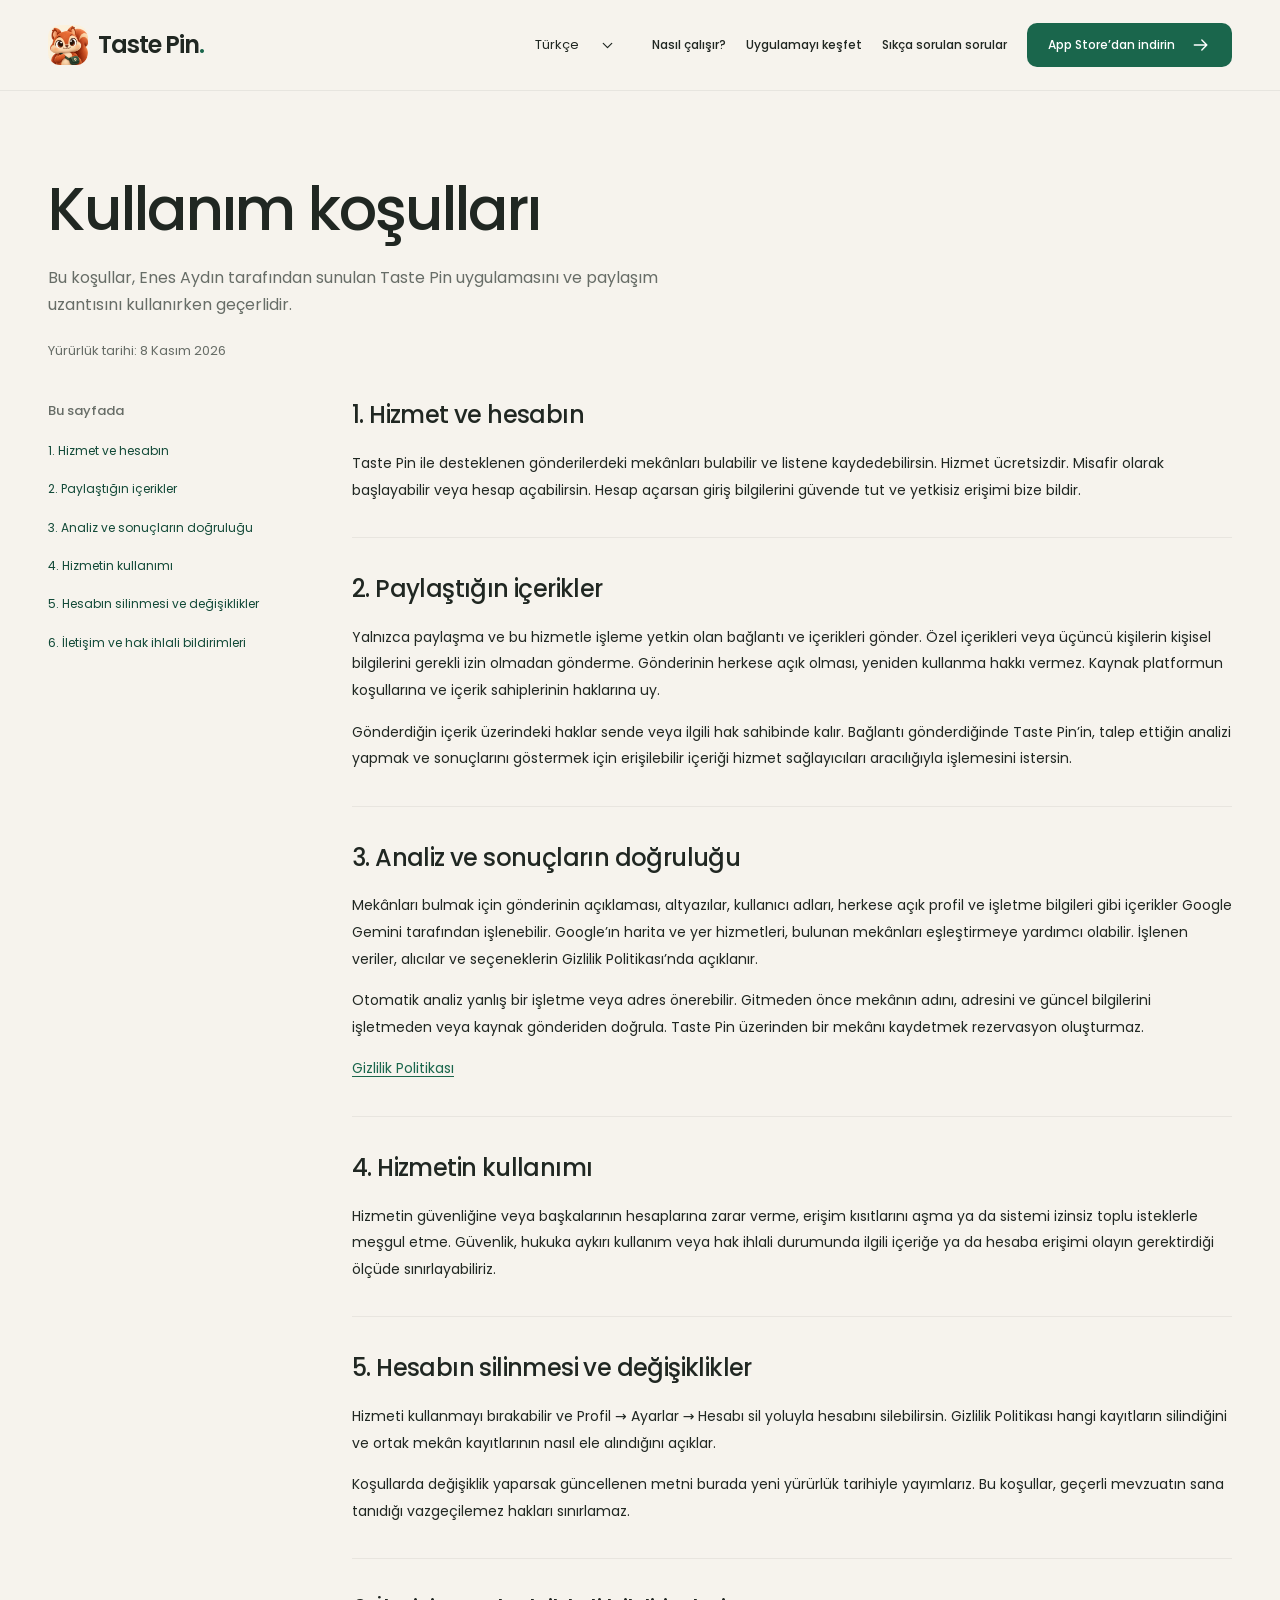
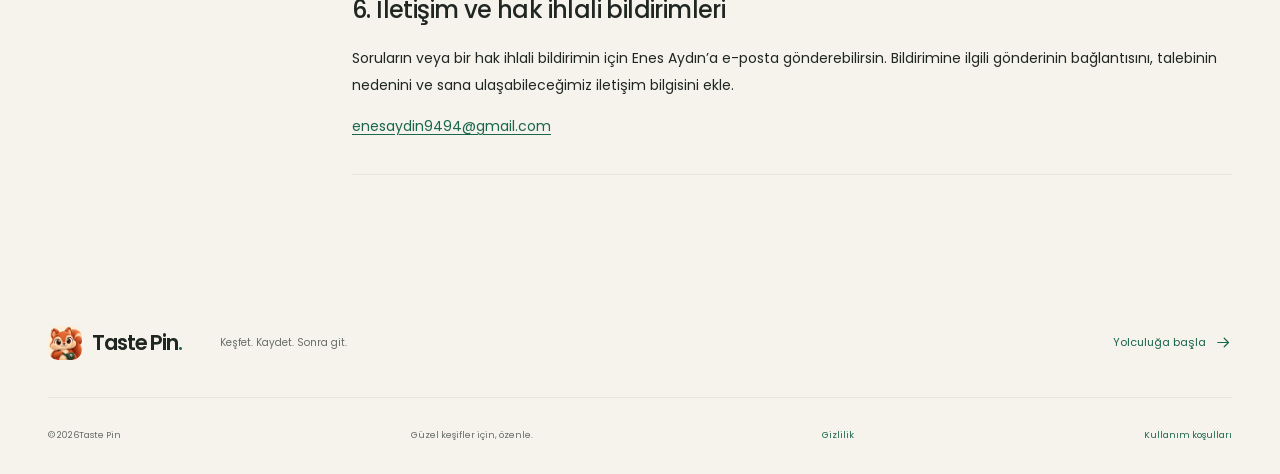
<file: apps/taste-pin/terms.html>
<!doctype html>
<html lang="tr">
<head>
  <meta charset="utf-8">
  <meta name="viewport" content="width=device-width, initial-scale=1">
  <meta name="theme-color" content="#F6F3ED">
  <meta name="description" content="Taste Pin hizmetini kullanırken geçerli koşullar, paylaştığın içerikler ve destek seçeneklerin." data-i18n-content="terms.description">
  <meta property="og:type" content="website">
  <meta property="og:locale" content="tr_TR">
  <meta property="og:title" content="Taste Pin — Kullanım Koşulları" data-i18n-content="terms.title">
  <meta property="og:description" content="Taste Pin hizmetini kullanırken geçerli koşullar, paylaştığın içerikler ve destek seçeneklerin." data-i18n-content="terms.description">
  <title data-i18n="terms.title">Taste Pin — Kullanım Koşulları</title>
  <link rel="icon" type="image/png" href="assets/app-icon.png">
  <link rel="apple-touch-icon" href="assets/app-icon.png">
  <link rel="preload" href="assets/fonts/Poppins-Regular.ttf" as="font" type="font/ttf" crossorigin>
  <link rel="preload" href="assets/fonts/Poppins-Medium.ttf" as="font" type="font/ttf" crossorigin>
  <link rel="stylesheet" href="styles.css">
  <link rel="stylesheet" href="privacy.css">
  <link rel="canonical" href="https://enesaydin.info/apps/taste-pin/terms.html">
  <script src="translations.js" defer></script>
  <script src="i18n.js" defer></script>
  <script src="navigation.js" defer></script>
</head>
<body id="top">
  <a class="skip-link" href="#icerik"><span data-i18n="copy.1">İçeriğe geç</span></a>
  <svg class="icon-library" xmlns="http://www.w3.org/2000/svg" aria-hidden="true">
    <symbol id="i-arrow" viewBox="0 0 24 24"><path d="M4 12h15m-6-6 6 6-6 6"/></symbol>
    <symbol id="i-pin" viewBox="0 0 24 24"><path d="M20 10c0 6-8 12-8 12S4 16 4 10a8 8 0 1 1 16 0Z"/><circle cx="12" cy="10" r="2.5"/></symbol>
    <symbol id="i-bookmark" viewBox="0 0 24 24"><path d="M6 3h12v18l-6-4-6 4Z"/></symbol>
    <symbol id="i-map" viewBox="0 0 24 24"><path d="m3 5 6-2 6 2 6-2v16l-6 2-6-2-6 2Zm6-2v16m6-14v16"/></symbol>
    <symbol id="i-share" viewBox="0 0 24 24"><path d="M12 15V2M7 7l5-5 5 5M5 11H3v10h18V11h-2"/></symbol>
    <symbol id="i-check" viewBox="0 0 24 24"><path d="m5 12 4 4L19 6"/></symbol>
    <symbol id="i-instagram" viewBox="0 0 24 24"><rect x="3" y="3" width="18" height="18" rx="5"/><circle cx="12" cy="12" r="4"/><path d="M17.5 6.5h.01"/></symbol>
    <symbol id="i-search" viewBox="0 0 24 24"><circle cx="10.5" cy="10.5" r="7"/><path d="m16 16 5 5"/></symbol>
    <symbol id="i-filter" viewBox="0 0 24 24"><path d="M3 7h3m5 0h10M3 17h10m5 0h3"/><circle cx="8.5" cy="7" r="2.5"/><circle cx="15.5" cy="17" r="2.5"/></symbol>
    <symbol id="i-plus" viewBox="0 0 24 24"><path d="M12 4v16M4 12h16"/></symbol>
    <symbol id="i-user" viewBox="0 0 24 24"><circle cx="12" cy="12" r="9"/><circle cx="12" cy="9" r="3"/><path d="M5.5 18c1-5 12-5 13 0"/></symbol>
    <symbol id="i-chevron" viewBox="0 0 24 24"><path d="m6 9 6 6 6-6"/></symbol>
    <symbol id="i-link" viewBox="0 0 24 24"><path d="m10 13 4-4m-7 5-2 2a4 4 0 0 0 6 6l4-4a4 4 0 0 0 0-6m2-2 2-2a4 4 0 0 0-6-6L9 6a4 4 0 0 0 0 6" transform="translate(0 -1)"/></symbol>
    <symbol id="i-route" viewBox="0 0 24 24"><circle cx="5" cy="5" r="2"/><circle cx="19" cy="19" r="2"/><path d="M7 5h9a4 4 0 0 1 0 8H8a3 3 0 0 0 0 6h9"/></symbol>
    <symbol id="i-heart" viewBox="0 0 24 24"><path d="M20 4c-3-2-6 0-8 2-2-2-5-4-8-2-6 5 1 11 8 17 7-6 14-12 8-17Z"/></symbol>
  </svg>

  <header class="site-header">
    <div class="container header-inner">
      <a class="brand" href="index.html" data-i18n-label="label.0"><img src="assets/app-icon.png" alt="" width="40" height="40"><span><span data-i18n="copy.2">Taste Pin</span><span class="brand-dot">.</span></span></a>
      <div class="language-picker">
        <button id="language-trigger" type="button" aria-haspopup="menu" aria-expanded="false" aria-controls="language-menu"><span id="language-current">Türkçe</span><svg class="icon" aria-hidden="true"><use href="#i-chevron"/></svg></button>
        <div id="language-menu" role="menu" data-i18n-label="language" hidden>
          <button type="button" role="menuitemradio" aria-checked="false" data-language="tr" data-i18n="language.tr">Türkçe</button>
          <button type="button" role="menuitemradio" aria-checked="false" data-language="en" data-i18n="language.en">English</button>
        </div>
      </div><button class="menu-toggle" type="button" data-i18n-label="label.1" aria-expanded="false" aria-controls="main-nav"><span></span><span></span></button>
      <nav class="main-nav" id="main-nav" data-i18n-label="label.3">
        <a href="index.html#nasil-calisir"><span data-i18n="copy.3">Nasıl çalışır?</span></a>
        <a href="index.html#kesfet"><span data-i18n="copy.4">Uygulamayı keşfet</span></a>
        <a href="faq.html"><span data-i18n="faq.nav">Sıkça sorulan sorular</span></a>
        <a class="button button-small" href="https://apps.apple.com/app/id6819854499"><span data-i18n="copy.6">App Store’dan indirin</span><svg class="icon"><use href="#i-arrow"/></svg></a>
      </nav>
    </div>
  </header>

<main id="icerik" class="privacy-page container"><header class="privacy-intro"><h1 data-i18n="terms.heading">Kullanım koşulları</h1><p data-i18n="terms.intro">Bu koşullar, Enes Aydın tarafından sunulan Taste Pin uygulamasını ve paylaşım uzantısını kullanırken geçerlidir.</p><p data-i18n="terms.updated" class="privacy-date">Yürürlük tarihi: 8 Kasım 2026</p></header>
<div class="privacy-layout"><nav class="privacy-toc" aria-labelledby="contents-title"><h2 id="contents-title" data-i18n="privacy.contents">Bu sayfada</h2><ol><li><a href="#service"><span data-i18n="terms.service.title">1. Hizmet ve hesabın</span></a></li>
<li><a href="#sources"><span data-i18n="terms.sources.title">2. Paylaştığın içerikler</span></a></li>
<li><a href="#analysis"><span data-i18n="terms.analysis.title">3. Analiz ve sonuçların doğruluğu</span></a></li>
<li><a href="#use"><span data-i18n="terms.use.title">4. Hizmetin kullanımı</span></a></li>
<li><a href="#closing"><span data-i18n="terms.closing.title">5. Hesabın silinmesi ve değişiklikler</span></a></li>
<li><a href="#contact"><span data-i18n="terms.contact.title">6. İletişim ve hak ihlali bildirimleri</span></a></li>
</ol></nav>
<article class="privacy-article">
<section id="service" aria-labelledby="service-title"><h2 data-i18n="terms.service.title" id="service-title">1. Hizmet ve hesabın</h2>
<p data-i18n="terms.service.p1">Taste Pin ile desteklenen gönderilerdeki mekânları bulabilir ve listene kaydedebilirsin. Hizmet ücretsizdir. Misafir olarak başlayabilir veya hesap açabilirsin. Hesap açarsan giriş bilgilerini güvende tut ve yetkisiz erişimi bize bildir.</p>
</section>
<section id="sources" aria-labelledby="sources-title"><h2 data-i18n="terms.sources.title" id="sources-title">2. Paylaştığın içerikler</h2>
<p data-i18n="terms.sources.p1">Yalnızca paylaşma ve bu hizmetle işleme yetkin olan bağlantı ve içerikleri gönder. Özel içerikleri veya üçüncü kişilerin kişisel bilgilerini gerekli izin olmadan gönderme. Gönderinin herkese açık olması, yeniden kullanma hakkı vermez. Kaynak platformun koşullarına ve içerik sahiplerinin haklarına uy.</p>
<p data-i18n="terms.sources.p2">Gönderdiğin içerik üzerindeki haklar sende veya ilgili hak sahibinde kalır. Bağlantı gönderdiğinde Taste Pin’in, talep ettiğin analizi yapmak ve sonuçlarını göstermek için erişilebilir içeriği hizmet sağlayıcıları aracılığıyla işlemesini istersin.</p>
</section>
<section id="analysis" aria-labelledby="analysis-title"><h2 data-i18n="terms.analysis.title" id="analysis-title">3. Analiz ve sonuçların doğruluğu</h2>
<p data-i18n="terms.analysis.p1">Mekânları bulmak için gönderinin açıklaması, altyazılar, kullanıcı adları, herkese açık profil ve işletme bilgileri gibi içerikler Google Gemini tarafından işlenebilir. Google’ın harita ve yer hizmetleri, bulunan mekânları eşleştirmeye yardımcı olabilir. İşlenen veriler, alıcılar ve seçeneklerin Gizlilik Politikası’nda açıklanır.</p>
<p data-i18n="terms.analysis.p2">Otomatik analiz yanlış bir işletme veya adres önerebilir. Gitmeden önce mekânın adını, adresini ve güncel bilgilerini işletmeden veya kaynak gönderiden doğrula. Taste Pin üzerinden bir mekânı kaydetmek rezervasyon oluşturmaz.</p>
<p><a href="privacy.html#ai" data-site-legal><span data-i18n="terms.privacy">Gizlilik Politikası</span></a></p>
</section>
<section id="use" aria-labelledby="use-title"><h2 data-i18n="terms.use.title" id="use-title">4. Hizmetin kullanımı</h2>
<p data-i18n="terms.use.p1">Hizmetin güvenliğine veya başkalarının hesaplarına zarar verme, erişim kısıtlarını aşma ya da sistemi izinsiz toplu isteklerle meşgul etme. Güvenlik, hukuka aykırı kullanım veya hak ihlali durumunda ilgili içeriğe ya da hesaba erişimi olayın gerektirdiği ölçüde sınırlayabiliriz.</p>
</section>
<section id="closing" aria-labelledby="closing-title"><h2 data-i18n="terms.closing.title" id="closing-title">5. Hesabın silinmesi ve değişiklikler</h2>
<p data-i18n="terms.closing.p1">Hizmeti kullanmayı bırakabilir ve Profil → Ayarlar → Hesabı sil yoluyla hesabını silebilirsin. Gizlilik Politikası hangi kayıtların silindiğini ve ortak mekân kayıtlarının nasıl ele alındığını açıklar.</p>
<p data-i18n="terms.closing.p2">Koşullarda değişiklik yaparsak güncellenen metni burada yeni yürürlük tarihiyle yayımlarız. Bu koşullar, geçerli mevzuatın sana tanıdığı vazgeçilemez hakları sınırlamaz.</p>
</section>
<section id="contact" aria-labelledby="contact-title"><h2 data-i18n="terms.contact.title" id="contact-title">6. İletişim ve hak ihlali bildirimleri</h2>
<p data-i18n="terms.contact.p1">Soruların veya bir hak ihlali bildirimin için Enes Aydın’a e-posta gönderebilirsin. Bildirimine ilgili gönderinin bağlantısını, talebinin nedenini ve sana ulaşabileceğimiz iletişim bilgisini ekle.</p>
<p><a href="mailto:enesaydin9494@gmail.com">enesaydin9494@gmail.com</a></p>
</section>
</article></div></main>
<footer class="site-footer container"><div class="footer-top"><a class="brand" href="index.html" data-i18n-label="label.0"><img src="assets/app-icon.png" alt="" width="34" height="34"><span><span data-i18n="copy.2">Taste Pin</span><span class="brand-dot">.</span></span></a><p><span data-i18n="copy.39">Keşfet. Kaydet. Sonra git.</span></p><a href="index.html#nasil-calisir"><span data-i18n="copy.105">Yolculuğa başla</span><svg class="icon"><use href="#i-arrow"/></svg></a></div><div class="footer-bottom"><span>© <span id="year">2026</span><span data-i18n="copy.2">Taste Pin</span></span><span><span data-i18n="copy.106">Güzel keşifler için, özenle.</span></span><a href="privacy.html" data-site-legal><span data-i18n="privacy.nav">Gizlilik</span></a><a href="terms.html" data-site-legal aria-current="page"><span data-i18n="terms.nav">Kullanım koşulları</span></a></div></footer>
</body>
</html>
</file>
<file: styles.css>
:root {
  --bg: #f6f1ea;
  --bg-alt: #eef3f6;
  --ink: #1f2a35;
  --muted: #51606b;
  --accent: #d07b55;
  --accent-strong: #b46340;
  --surface: rgba(255, 255, 255, 0.72);
  --stroke: rgba(31, 42, 53, 0.12);
  --shadow: 0 24px 60px rgba(26, 38, 51, 0.12);
}

* {
  box-sizing: border-box;
}

body {
  margin: 0;
  min-height: 100vh;
  font-family: "Manrope", "Segoe UI", sans-serif;
  color: var(--ink);
  background: radial-gradient(
    circle at top left,
    #f9efe4 0%,
    var(--bg) 45%,
    #e8f0f5 100%
  );
  position: relative;
  overflow-x: hidden;
}

body::before,
body::after {
  content: "";
  position: absolute;
  inset: auto;
  z-index: 0;
  pointer-events: none;
}

body::before {
  width: 520px;
  height: 520px;
  top: -120px;
  right: -180px;
  background: radial-gradient(
    circle,
    rgba(208, 123, 85, 0.18),
    transparent 70%
  );
  filter: blur(10px);
}

body::after {
  width: 620px;
  height: 420px;
  left: -180px;
  bottom: -120px;
  background: radial-gradient(circle, rgba(50, 96, 128, 0.16), transparent 72%);
  filter: blur(12px);
}

.page {
  position: relative;
  z-index: 1;
  max-width: 1100px;
  margin: 0 auto;
  padding: 80px 28px 64px;
  display: grid;
  grid-template-columns: minmax(240px, 320px) minmax(0, 1fr);
  gap: 56px;
}

.intro {
  display: flex;
  flex-direction: column;
  gap: 20px;
  position: sticky;
  top: 48px;
  align-self: start;
}

.eyebrow {
  text-transform: uppercase;
  letter-spacing: 0.2em;
  font-size: 0.7rem;
  color: var(--muted);
  margin: 0;
}

h1 {
  font-family: "Fraunces", "Times New Roman", serif;
  font-size: clamp(2.6rem, 4vw, 3.6rem);
  line-height: 1.05;
  margin: 0;
}

.role {
  font-size: 1.05rem;
  color: var(--muted);
  margin: 0;
}

.summary {
  font-size: 0.95rem;
  color: var(--muted);
  margin: 0;
}

.highlights {
  display: flex;
  flex-wrap: wrap;
  gap: 8px;
}

.highlights span {
  padding: 6px 12px;
  border-radius: 999px;
  font-size: 0.8rem;
  background: rgba(31, 42, 53, 0.08);
  color: var(--ink);
}

.content {
  background: var(--surface);
  border: 1px solid var(--stroke);
  border-radius: 28px;
  box-shadow: var(--shadow);
  padding: 28px;
  backdrop-filter: blur(6px);
}

.tabs {
  display: flex;
  flex-direction: column;
  gap: 28px;
}

.tabs input {
  position: absolute;
  opacity: 0;
  pointer-events: none;
}

.tab-labels {
  display: flex;
  gap: 12px;
  flex-wrap: wrap;
}

.tab-labels label {
  font-size: 0.9rem;
  padding: 10px 18px;
  border-radius: 999px;
  background: transparent;
  border: 1px solid transparent;
  color: var(--muted);
  cursor: pointer;
  transition: all 0.2s ease;
}

.tab-labels label:hover {
  color: var(--ink);
  border-color: rgba(31, 42, 53, 0.18);
}

#tab-about:checked ~ .tab-labels label[for="tab-about"],
#tab-contact:checked ~ .tab-labels label[for="tab-contact"],
#tab-cv:checked ~ .tab-labels label[for="tab-cv"] {
  background: var(--ink);
  color: #f7f4ee;
  border-color: var(--ink);
  box-shadow: 0 10px 24px rgba(31, 42, 53, 0.16);
}

.tab-panels {
  position: relative;
}

.tab-panel {
  display: none;
  animation: fadeUp 0.6s ease both;
}

#tab-about:checked ~ .tab-panels #panel-about,
#tab-contact:checked ~ .tab-panels #panel-contact,
#tab-cv:checked ~ .tab-panels #panel-cv {
  display: block;
}

.tab-panel h2 {
  font-family: "Fraunces", "Times New Roman", serif;
  font-size: 1.8rem;
  margin: 0 0 16px;
}

.tab-panel p {
  color: var(--muted);
  line-height: 1.75;
  margin: 0 0 14px;
}

.contact-card {
  display: grid;
  gap: 18px;
  padding: 18px;
  border-radius: 20px;
  background: rgba(255, 255, 255, 0.8);
  border: 1px solid rgba(31, 42, 53, 0.08);
}

.contact-label {
  margin: 0 0 6px;
  font-size: 0.8rem;
  text-transform: uppercase;
  letter-spacing: 0.15em;
  color: var(--muted);
}

.contact-card a {
  color: var(--ink);
  text-decoration: none;
  font-weight: 500;
}

.contact-card a:hover {
  color: var(--accent-strong);
}

.contact-note {
  margin-top: 8px;
  font-size: 0.85rem;
}

.cv-actions {
  display: flex;
  gap: 12px;
  flex-wrap: wrap;
  margin-top: 10px;
}

.button {
  display: inline-flex;
  align-items: center;
  justify-content: center;
  gap: 8px;
  padding: 12px 22px;
  border-radius: 999px;
  font-size: 0.95rem;
  text-decoration: none;
  transition:
    transform 0.2s ease,
    box-shadow 0.2s ease;
}

.button.primary {
  background: var(--accent);
  color: #fffaf4;
  box-shadow: 0 12px 30px rgba(208, 123, 85, 0.28);
}

.button.ghost {
  border: 1px solid rgba(31, 42, 53, 0.18);
  color: var(--ink);
  background: transparent;
}

.button:hover {
  transform: translateY(-2px);
}

@keyframes fadeUp {
  from {
    opacity: 0;
    transform: translateY(14px);
  }
  to {
    opacity: 1;
    transform: translateY(0);
  }
}

@media (max-width: 900px) {
  .page {
    grid-template-columns: 1fr;
    padding-top: 48px;
  }

  .intro {
    position: static;
  }

  .content {
    padding: 22px;
  }
}

/* Hamburger Menu - Hidden on Desktop */
.menu-toggle {
  display: none;
}

.hamburger {
  display: none;
}

.mobile-nav {
  display: none;
}

.overlay {
  display: none;
}

@media (max-width: 560px) {
  .page {
    padding: 32px 20px 40px;
    gap: 24px;
  }

  /* Intro section - kompakt ve ortalı */
  .intro {
    gap: 14px;
    text-align: center;
    align-items: center;
  }

  h1 {
    font-size: 2.2rem;
  }

  .role {
    font-size: 0.95rem;
  }

  .summary {
    font-size: 0.88rem;
    line-height: 1.6;
    max-width: 320px;
  }

  .highlights {
    justify-content: center;
    gap: 6px;
  }

  .highlights span {
    padding: 5px 10px;
    font-size: 0.72rem;
  }

  /* Content card */
  .content {
    border-radius: 20px;
    overflow: hidden;
  }

  /* Hide desktop tabs on mobile */
  .tab-labels {
    display: none;
  }

  /* Tab panels */
  .tabs {
    gap: 0;
  }

  .tab-panels {
    padding: 20px;
  }

  .tab-panel h2 {
    font-size: 1.4rem;
    margin-bottom: 12px;
  }

  .tab-panel p {
    font-size: 0.9rem;
    line-height: 1.7;
    margin-bottom: 12px;
  }

  /* Contact card mobile */
  .contact-card {
    padding: 14px;
    gap: 14px;
    border-radius: 14px;
  }

  .contact-label {
    font-size: 0.72rem;
    margin-bottom: 4px;
  }

  .contact-card a {
    font-size: 0.9rem;
  }

  /* CV actions mobile */
  .cv-actions {
    flex-direction: column;
    gap: 10px;
  }

  .button {
    padding: 12px 20px;
    font-size: 0.9rem;
    justify-content: center;
  }

  /* ===== HAMBURGER MENU STYLES ===== */

  /* Hamburger Icon */
  .hamburger {
    display: flex;
    flex-direction: column;
    justify-content: center;
    align-items: center;
    gap: 5px;
    position: fixed;
    top: 20px;
    right: 20px;
    z-index: 1001;
    width: 44px;
    height: 44px;
    background: var(--surface);
    border: 1px solid var(--stroke);
    border-radius: 12px;
    cursor: pointer;
    backdrop-filter: blur(10px);
    box-shadow: 0 4px 20px rgba(0, 0, 0, 0.08);
    transition: all 0.3s ease;
  }

  .hamburger span {
    display: block;
    width: 20px;
    height: 2px;
    background: var(--ink);
    border-radius: 2px;
    transition: all 0.3s ease;
  }

  .hamburger:hover {
    background: rgba(255, 255, 255, 0.95);
    box-shadow: 0 6px 24px rgba(0, 0, 0, 0.12);
  }

  /* Hamburger Animation - X when open */
  #menu-toggle:checked ~ .hamburger span:nth-child(1) {
    transform: rotate(45deg) translate(5px, 5px);
  }

  #menu-toggle:checked ~ .hamburger span:nth-child(2) {
    opacity: 0;
    transform: translateX(-10px);
  }

  #menu-toggle:checked ~ .hamburger span:nth-child(3) {
    transform: rotate(-45deg) translate(5px, -5px);
  }

  /* Mobile Navigation Panel */
  .mobile-nav {
    display: flex;
    flex-direction: column;
    position: fixed;
    top: 0;
    right: -280px;
    width: 280px;
    height: 100vh;
    background: linear-gradient(180deg, #faf7f2 0%, #f6f1ea 100%);
    z-index: 1000;
    padding: 100px 32px 40px;
    gap: 8px;
    transition: right 0.35s cubic-bezier(0.4, 0, 0.2, 1);
    box-shadow: -10px 0 40px rgba(0, 0, 0, 0.1);
  }

  #menu-toggle:checked ~ .mobile-nav {
    right: 0;
  }

  .mobile-nav-item {
    display: block;
    padding: 16px 20px;
    font-size: 1.05rem;
    font-weight: 500;
    color: var(--muted);
    text-decoration: none;
    border-radius: 12px;
    cursor: pointer;
    transition: all 0.2s ease;
  }

  .mobile-nav-item:hover {
    background: rgba(31, 42, 53, 0.06);
    color: var(--ink);
  }

  .mobile-nav-item:active {
    background: rgba(31, 42, 53, 0.1);
    transform: scale(0.98);
  }

  /* Overlay */
  .overlay {
    display: block;
    position: fixed;
    top: 0;
    left: 0;
    width: 100%;
    height: 100%;
    background: rgba(31, 42, 53, 0.4);
    z-index: 999;
    opacity: 0;
    visibility: hidden;
    transition: all 0.35s ease;
    cursor: pointer;
    backdrop-filter: blur(2px);
  }

  #menu-toggle:checked ~ .overlay {
    opacity: 1;
    visibility: visible;
  }

  /* Adjust page for hamburger space */
  .page {
    padding-top: 80px;
  }
}
</file>
<file: apps/taste-pin/styles.css>
@font-face{font-family:Poppins;src:url('assets/fonts/Poppins-Regular.ttf') format('truetype');font-style:normal;font-weight:400;font-display:swap}
@font-face{font-family:Poppins;src:url('assets/fonts/Poppins-Medium.ttf') format('truetype');font-style:normal;font-weight:500;font-display:swap}
@font-face{font-family:Poppins;src:url('assets/fonts/Poppins-SemiBold.ttf') format('truetype');font-style:normal;font-weight:600;font-display:swap}

/* Shared brand values from mobile-app/src/theme/theme.ts and ../DESIGN.md. */
:root{--primary:#1a664c;--primary-dark:#124a38;--background:#f6f3ed;--surface:#fffdf9;--restaurant-surface:#faf8f3;--accent:#c96a43;--accent-soft:#f4e1d7;--primary-soft:#e7efe8;--text:#202722;--muted:#676d67;--neutral-soft:#e8e5df;--border:#b8b4ad;--radius-card:16px;--radius-large:24px;--font:Poppins,system-ui,sans-serif;--container:1184px}
*{box-sizing:border-box}
html{scroll-behavior:smooth;scroll-padding-top:108px}
body{margin:0;background:var(--background);color:var(--text);font-family:var(--font);font-weight:400;font-size:15px;line-height:1.7;-webkit-font-smoothing:antialiased}
button,a,input{-webkit-tap-highlight-color:transparent}
button{font:inherit;cursor:pointer}
button,a{touch-action:manipulation}
a{color:inherit;text-decoration:none}
button:focus-visible,a:focus-visible,summary:focus-visible{outline:3px solid var(--primary);outline-offset:5px}
button{color:inherit}
img{display:block;max-width:100%;height:auto}
h1,h2,h3,h4,p{margin:0}
h1,h2,h3,h4{font-weight:500;line-height:1.25}
ul,ol{padding:0;margin:0;list-style:none}
svg{display:inline-block;flex-shrink:0}
[hidden]{display:none!important}
::selection{background:#d2e1d4;color:var(--primary-dark)}
.container{width:min(var(--container),calc(100% - 96px));margin-inline:auto}
.icon{width:22px;height:22px;fill:none;stroke:currentColor;stroke-width:1.7;stroke-linecap:round;stroke-linejoin:round;vertical-align:middle}
.icon-library{position:absolute;width:0;height:0;overflow:hidden}
.skip-link{position:fixed;z-index:100;left:20px;top:16px;background:var(--primary);color:#fff;padding:10px 20px;border-radius:8px;transform:translateY(-160%)}
.skip-link:focus{transform:none}
.button{display:inline-flex;align-items:center;justify-content:center;gap:21px;min-height:54px;padding:15px 24px;border:1px solid transparent;border-radius:12px;background:var(--primary);color:#fff;font-size:14px;font-weight:500;line-height:1.5;transition:background .2s,transform .2s}
.button:hover{background:var(--primary-dark);transform:translateY(-2px)}
.button-small{min-height:44px;padding:11px 20px;font-size:12px;gap:16px;border-radius:10px}
.button .icon{width:20px;height:20px}
.text-link{display:inline-flex;align-items:center;gap:10px;min-height:48px;color:var(--primary);font-weight:500;font-size:13px}
.text-link:hover{text-decoration:underline;text-underline-offset:5px}
.text-link .icon{width:16px;height:16px}
.section-kicker{display:block;color:var(--primary);font-size:10px;font-weight:600;letter-spacing:1.7px;line-height:1.6}
.site-header{position:sticky;top:0;z-index:20;background:rgba(246,243,237,.94);border-bottom:1px solid rgba(184,180,173,.22);backdrop-filter:blur(18px);-webkit-backdrop-filter:blur(18px)}
.header-inner{height:90px;display:flex;align-items:center;justify-content:space-between;gap:24px}
.brand{display:inline-flex;align-items:center;gap:10px;font-size:24px;font-weight:600;letter-spacing:-1.1px;white-space:nowrap;line-height:1}
.brand img{border-radius:12px;width:40px;height:40px}
.brand-dot{color:var(--primary)}
.main-nav{display:flex;align-items:center;gap:32px;font-size:12px;font-weight:500}
.main-nav>a:not(.button){padding:12px 0;position:relative}
.main-nav>a:not(.button)::after{content:'';position:absolute;bottom:6px;left:0;right:0;height:1px;background:var(--primary);transform:scaleX(0);transform-origin:left;transition:transform .2s}
.main-nav>a:hover::after{transform:scaleX(1)}
.menu-toggle{display:none}

.hero{display:grid;grid-template-columns:1fr 1fr;gap:24px;align-items:center;min-height:715px;padding-block:46px 66px}
.hero-copy{position:relative;z-index:2;padding-bottom:10px}
.eyebrow{display:flex;align-items:center;gap:9px;color:var(--primary);font-size:11px;font-weight:500;margin-bottom:27px}
.little-pin{display:grid;place-items:center;width:28px;height:28px;background:var(--primary-soft);border-radius:50%}
.little-pin .icon{width:15px;height:15px}
.hero h1{font-size:clamp(44px,4.45vw,65px);line-height:1.16;letter-spacing:-2.8px}
.hero h1>span{color:var(--primary);position:relative}
.hero h1>span::after{content:'';position:absolute;left:0;right:2px;bottom:-8px;height:10px;border-top:2px solid #a8bd9f;border-radius:50%;transform:rotate(-1.2deg)}
.hero-description{margin-top:29px;color:var(--muted);font-size:14px;line-height:1.9}
.hero-actions{display:flex;align-items:center;gap:28px;margin-top:31px}
.store-badge{display:inline-flex;margin-top:20px;border-radius:7px;vertical-align:middle}
.store-badge img{width:auto;height:44px}
.hero-notes{display:flex;gap:22px;margin-top:23px;font-size:10px;color:var(--muted)}
.hero-notes span{display:flex;align-items:center;gap:6px}
.hero-notes .icon{width:14px;height:14px;color:var(--primary)}
.hero-scene{position:relative;min-height:590px;width:100%;isolation:isolate}
.scene-map{position:absolute;width:95%;height:84%;left:6%;top:7%;border-radius:48% 48% 45% 45%;overflow:hidden;background:linear-gradient(0deg,rgba(232,235,225,.38),rgba(232,235,225,.38)),url('assets/neighborhood.svg') center/cover;transform:rotate(-7deg);opacity:.8}
.scene-map::after{content:'';position:absolute;inset:0;border:1px solid rgba(255,253,249,.65);border-radius:inherit}
.orbit-label{position:absolute;right:0;top:8%;z-index:2;display:flex;align-items:center;gap:7px;color:var(--primary-dark);font-size:10px;transform:rotate(8deg)}
.orbit-label .icon{width:16px;height:16px}
.scene-pin{position:absolute;display:grid;place-items:center;width:49px;height:49px;background:var(--surface);border:5px solid #fffdf9;border-radius:50% 50% 50% 6px;box-shadow:0 6px 18px #213b3010;font-size:24px;transform:rotate(-45deg)}
.scene-pin-one{left:8%;top:23%;transform:rotate(-17deg)}
.scene-pin-two{right:2%;bottom:29%;transform:rotate(12deg)}
.phone{position:absolute;z-index:2;width:285px;height:562px;left:50%;top:10px;transform:translateX(-45%) rotate(5deg);border:6px solid #263c31;border-radius:44px;background:var(--background);box-shadow:3px 5px 0 #a4ada4,14px 28px 50px #213b3026;overflow:hidden}
.phone-status{height:48px;display:flex;align-items:center;justify-content:space-between;padding:0 20px;font-size:10px;font-weight:600;position:relative}
.phone-island{position:absolute;top:9px;left:50%;transform:translateX(-50%);width:80px;height:23px;background:#1b211d;border-radius:20px}
.status-bars{font-size:7px;letter-spacing:1px;display:flex;gap:4px;align-items:center}
.battery{width:14px;height:7px;display:inline-block;border:1px solid #676d67;border-radius:2px;background:#202722;box-shadow:inset 0 0 0 1px var(--background)}
.phone-content{padding:19px 14px 0}
.phone-title-row{display:flex;align-items:center;justify-content:space-between;gap:5px}
.phone-eyebrow{font-size:6.5px;letter-spacing:1px;color:var(--muted);margin-bottom:5px}
.phone-title-row h2{font-size:25px;letter-spacing:-.7px}
.mini-avatar img{width:32px;height:32px;border-radius:50%}
.phone-subtitle{font-size:9px;color:var(--muted);margin-top:5px}
.phone-toolbar{display:flex;align-items:center;gap:6px;margin:20px 0 14px;color:var(--primary)}
.phone-toolbar>span{height:30px;min-width:30px;display:flex;align-items:center;justify-content:center;background:rgba(255,253,249,.85);border:1px solid #fffdf9;border-radius:10px}
.phone-toolbar .icon{width:15px;height:15px}
.phone-toolbar .phone-sort{font-size:7px;padding:0 7px;gap:3px;margin-left:auto;border-radius:20px}
.phone-toolbar .phone-sort .icon{width:12px;height:12px}
.phone-toolbar .phone-add{background:var(--primary);color:#fff;border-color:var(--primary)}
.phone-venue{background:var(--restaurant-surface);display:flex;align-items:flex-start;gap:11px;padding:12px 10px;border-radius:14px;margin-bottom:8px}
.food-icon{display:grid;place-items:center;flex-shrink:0;width:52px;height:52px;background:var(--accent-soft);border-radius:15px;font-size:27px;line-height:1}
.phone-venue .food-icon{width:38px;height:38px;border-radius:12px;font-size:23px}
.phone-venue h3{font-size:10.5px;font-weight:600;margin:0 0 4px;line-height:1.4}
.phone-venue p{font-size:8px;line-height:1.5;color:var(--primary);font-weight:500}
.phone-venue small{font-size:8px;line-height:1.5;color:var(--muted)}
.phone-source{display:flex;align-items:center;gap:4px;color:var(--muted);font-size:6.5px;line-height:1.5;margin-top:7px}
.phone-source .icon{width:9px;height:9px}
.phone-tabbar{position:absolute;bottom:20px;left:29px;right:29px;display:flex;justify-content:space-around;align-items:center;padding:7px 10px;border:1px solid #fffdf9;border-radius:40px;background:rgba(246,243,237,.84);box-shadow:0 3px 20px #213b3010;backdrop-filter:blur(16px)}
.phone-tabbar>span{display:grid;place-items:center;width:38px;height:38px;border-radius:50%;color:var(--muted)}
.phone-tabbar .selected{border:1px solid var(--primary);background:var(--primary-soft);color:var(--primary)}
.phone-tabbar .icon{width:20px;height:20px}
.home-indicator{position:absolute;bottom:7px;left:50%;transform:translateX(-50%);height:3px;width:87px;background:#202722;border-radius:20px}
.saved-note{position:absolute;top:43%;left:-1%;z-index:4;display:flex;align-items:center;gap:11px;background:var(--surface);padding:15px 17px;border-radius:16px;box-shadow:0 10px 32px #213b3010;transform:rotate(-5deg)}
.saved-note strong{display:block;font-size:11px;font-weight:500;margin-bottom:2px}
.saved-note div>span{display:block;font-size:9px;color:var(--muted)}
.saved-check{display:grid;place-items:center;width:31px;height:31px;border-radius:50%;color:var(--primary);background:var(--primary-soft)}
.saved-check .icon{width:16px;height:16px}
.note-bookmark{margin-left:13px;color:var(--primary);width:17px;height:17px}
.hero-squirrel{position:absolute;z-index:5;width:232px;bottom:0;right:-18px;filter:drop-shadow(0 15px 13px #213b3012);transform:rotate(-5deg)}
.scene-footnote{position:absolute;bottom:-26px;left:21%;font-size:8px;color:var(--muted);letter-spacing:.1px}

.journey{padding:55px 0 84px;border-top:1px solid var(--neutral-soft)}
.journey-intro{text-align:center}
.journey h2{margin-top:14px;font-size:32px;letter-spacing:-1.15px}
.journey-intro>p{color:var(--muted);font-size:13px;margin-top:13px}
.steps{display:grid;grid-template-columns:repeat(3,1fr);gap:62px;margin-top:43px}
.steps li{position:relative}
.steps li:not(:last-child)::after{content:'';position:absolute;top:27px;left:74px;right:-24px;border-top:1px dashed #cbd2c6}
.step-top{display:flex;align-items:center;justify-content:space-between;margin-bottom:21px}
.step-icon{display:grid;place-items:center;width:54px;height:54px;border-radius:17px;background:var(--primary-soft);color:var(--primary)}
.step-number{font-size:11px;letter-spacing:1px;color:var(--muted);position:relative;z-index:1;background:var(--background);padding-left:15px}
.steps h3{font-size:17px;letter-spacing:-.3px;margin-bottom:11px}
.steps p{color:var(--muted);font-size:12px;line-height:1.9;max-width:315px}

.discovery-section{background:#eeeee5;padding:90px 0}
.discovery-layout{display:grid;grid-template-columns:1fr 1.15fr;gap:90px;align-items:center}
.discovery-copy h2{font-size:43px;line-height:1.25;letter-spacing:-1.8px;margin-top:20px}
.discovery-copy h2>span{color:var(--primary)}
.discovery-copy>p{font-size:13px;color:var(--muted);max-width:355px;line-height:1.9;margin-top:23px}
.benefits{margin-top:29px;display:grid;gap:22px}
.benefits li{display:flex;gap:16px;align-items:flex-start}
.benefits li>.icon{margin-top:2px;color:var(--primary);width:21px;height:21px}
.benefits h3{font-size:12px;font-weight:500;line-height:1.6;margin-bottom:3px}
.benefits p{font-size:11px;color:var(--muted);line-height:1.7}
.demo-hint{display:flex;gap:10px;align-items:center;font-size:11px;color:var(--primary);margin-top:30px}
.demo-hint .icon{width:28px;height:20px;transform:rotate(-15deg)}
.demo-shell{background:var(--background);border:1px solid #fffdf9;border-radius:24px;box-shadow:0 12px 32px #213b3008;min-width:0}
.demo-topline{display:flex;align-items:center;gap:7px;padding:17px 22px;border-bottom:1px solid var(--neutral-soft);font-size:8px;letter-spacing:1px;font-weight:500;color:var(--muted)}
.demo-dot{width:6px;height:6px;border-radius:50%;background:var(--primary)}
.demo-label{margin-left:auto;letter-spacing:0;font-size:8px;color:var(--primary);padding:3px 7px;border-radius:20px;background:var(--primary-soft)}
.demo-body{padding:24px}
.demo-heading{display:flex;justify-content:space-between;align-items:center;margin-bottom:21px}
.demo-heading h3{font-size:23px;letter-spacing:-.8px}
.demo-heading p{font-size:10px;color:var(--muted);margin-top:4px}
.demo-heading-icon{display:grid;place-items:center;width:36px;height:36px;border-radius:50%;background:var(--primary-soft);color:var(--primary)}
.demo-heading-icon .icon{width:17px;height:17px}
.demo-controls{display:flex;align-items:center;justify-content:space-between;gap:12px}
.view-switch{display:flex;background:var(--neutral-soft);padding:4px;border-radius:11px;gap:3px}
.view-switch button{display:flex;align-items:center;gap:7px;padding:7px 13px;border:0;background:transparent;border-radius:8px;font-size:10px;color:var(--muted);min-height:36px}
.view-switch button[aria-pressed=true]{background:var(--surface);color:var(--primary);box-shadow:0 1px 4px #213b3009}
.view-switch .icon{width:14px;height:14px}
.demo-city{display:flex;align-items:center;gap:4px;font-size:10px;color:var(--muted)}
.demo-city .icon{width:14px;height:14px}
.filter-chips{display:flex;gap:8px;margin:19px 0 19px;flex-wrap:wrap}
.filter-chips button{padding:6px 12px;min-height:36px;border-radius:24px;border:1px solid #dddcd3;background:transparent;font-size:10px;display:flex;align-items:center;gap:5px;transition:background .18s,color .18s}
.filter-chips button[aria-pressed=true]{background:var(--primary);color:#fff;border-color:var(--primary)}
.filter-chips button:hover:not([aria-pressed=true]){background:var(--primary-soft);border-color:#a8bd9f}
.filter-chips button span{font-size:13px}
.demo-list{min-height:344px;display:flex;flex-direction:column;gap:9px}
.demo-venue{display:flex;align-items:center;gap:13px;padding:13px 15px;border-radius:14px;background:var(--surface);min-height:79px}
.demo-venue h4,.map-place h4{font-size:12px;font-weight:600;line-height:1.4;margin-bottom:4px}
.demo-venue p,.map-place p{font-size:10px;font-weight:500;line-height:1.5;color:var(--primary)}
.demo-venue div>span,.map-place div>span{font-size:9px;line-height:1.5;color:var(--muted)}
.demo-venue .food-icon{width:47px;height:47px;font-size:25px;border-radius:13px}
.venue-saved{width:16px;height:16px;color:var(--primary);margin-left:auto;align-self:flex-start;margin-top:7px;fill:var(--primary-soft)}
.demo-disclaimer{text-align:center;font-size:8px;color:var(--muted);margin:0 14px 17px;line-height:1.7}
.noscript-note{font-size:12px;margin:16px;color:var(--primary)}
.demo-map{position:relative;min-height:344px;background:url('assets/neighborhood.svg') center/cover;border-radius:14px;overflow:hidden}
.map-area{position:absolute;letter-spacing:1.5px;font-size:7px;color:#566450;pointer-events:none;transform:rotate(-15deg)}
.map-area-one{left:4%;top:23%}
.map-area-two{right:8%;top:57%;font-size:6px}
.map-marker{position:absolute;display:grid;place-items:center;width:45px;height:45px;line-height:1;border:3px solid var(--surface);background:var(--surface);border-radius:50% 50% 50% 9px;font-size:22px;box-shadow:0 3px 7px #213b3015;transition:transform .2s,border-color .2s;z-index:1}
.map-marker:hover{transform:translateY(-5px)}
.map-marker[aria-pressed=true]{border-color:var(--primary);background:var(--primary-soft);transform:translateY(-5px);z-index:2}
.marker-coffee{left:28%;top:19%}
.marker-pizza{left:62%;top:7%}
.marker-dessert{left:62%;top:45%}
.marker-salad{left:17%;top:48%}
.map-place{position:absolute;bottom:13px;left:13px;right:13px;display:flex;align-items:center;gap:11px;padding:12px;background:var(--surface);border-radius:12px;box-shadow:0 4px 18px #213b3010;z-index:3}
.map-place .food-icon{width:42px;height:42px;border-radius:11px;font-size:22px}
.map-place>.icon{color:var(--primary);margin-left:auto;width:19px;height:19px}

.share-section{padding-block:100px;display:grid;grid-template-columns:1.15fr 1fr;align-items:center;gap:90px}
.share-visual{position:relative;min-height:386px;background:#e7eadd;border-radius:26px;display:flex;align-items:center;justify-content:center;isolation:isolate;overflow:hidden}
.share-visual::before,.share-visual::after{content:'';position:absolute;border:1px solid #d5dcca;border-radius:50%;width:440px;height:440px;left:80px;top:65px;z-index:-1}
.share-visual::after{width:350px;height:350px;left:120px;top:110px}
.share-caption{position:absolute;top:30px;left:32px;display:flex;align-items:center;gap:13px;font-size:13px;line-height:1.6;font-weight:500;color:var(--primary-dark)}
.share-caption>.icon{width:42px;height:42px;stroke-width:1.2}
.share-connector{position:absolute;left:13%;top:44%;display:flex;align-items:center;transform:rotate(30deg);color:var(--primary);gap:8px}
.share-connector span{display:block;width:36px;border-top:1px dashed #8aa088}
.share-connector .icon{width:23px}
.share-preview{position:relative;display:flex;flex-direction:column;align-items:center;width:245px;padding:25px 20px 22px;background:var(--surface);border-radius:23px;box-shadow:0 10px 30px #213b3010;margin:55px 0 0 85px;transform:rotate(-5deg)}
.sheet-handle{position:absolute;top:9px;left:50%;transform:translateX(-50%);width:28px;height:3px;border-radius:20px;background:var(--neutral-soft)}
.share-preview>img{width:52px;height:52px;border-radius:16px;margin-bottom:13px}
.share-preview>strong{font-size:18px;font-weight:500}
.share-preview>span{font-size:9px;color:var(--muted);margin-top:5px}
.share-status{margin:19px 0 0;display:flex;align-items:center;gap:7px;padding:9px 17px;border-radius:10px;background:var(--primary-soft);color:var(--primary);font-size:10px;width:100%;justify-content:center}
.share-status .icon{width:15px;height:15px}
.share-preview>p{font-size:8px;color:var(--muted);margin-top:10px}
.share-preview-note{position:absolute;bottom:17px;left:0;right:0;text-align:center;font-size:8px;color:var(--muted)}
.share-copy h2{font-size:42px;letter-spacing:-1.5px;line-height:1.2;margin-top:18px}
.share-copy h2>span{color:var(--primary)}
.share-copy>p{font-size:13px;line-height:1.9;color:var(--muted);margin-top:21px;max-width:385px}
.share-copy .share-alternative{display:flex;align-items:flex-start;gap:10px;font-size:10px;max-width:350px;margin-top:18px;padding-top:17px;border-top:1px solid var(--neutral-soft)}
.share-alternative .icon{width:17px;height:17px;color:var(--primary);margin-top:2px}

.faq-section{display:grid;grid-template-columns:.8fr 1.2fr;gap:80px;border-top:1px solid var(--neutral-soft);padding-block:74px 95px}
.faq-intro h2{font-size:37px;letter-spacing:-1.3px;margin-top:16px}
.faq-intro>p{font-size:13px;color:var(--muted);margin-top:17px;line-height:1.8}
.faq-list details{border-bottom:1px solid #deded5}
.faq-list details:first-child{border-top:1px solid #deded5}
.faq-list summary{display:flex;align-items:center;justify-content:space-between;gap:24px;padding:22px 0;cursor:pointer;font-size:13px;font-weight:500;list-style:none}
.faq-list summary::-webkit-details-marker{display:none}
.faq-list summary>.icon{width:19px;height:19px;color:var(--primary);transition:transform .2s}
.faq-list details[open] summary>.icon{transform:rotate(45deg)}
.faq-list details>p{font-size:12px;line-height:1.9;color:var(--muted);padding:0 35px 23px 0;max-width:590px}
.faq-list summary:hover{color:var(--primary)}
.closing{position:relative;padding:54px 62px 56px;display:grid;grid-template-columns:1.25fr 1fr;align-items:center;background:var(--primary-dark);color:var(--surface);border-radius:26px;overflow:hidden}
.closing .section-kicker{color:#c3d3ba;letter-spacing:1.5px;font-size:9px}
.closing h2{font-size:43px;line-height:1.25;letter-spacing:-1.7px;margin-top:17px}
.closing p{font-size:12px;color:#d2ded4;max-width:360px;line-height:1.9;margin-top:17px}
.button-light{background:var(--background);color:var(--primary-dark);margin-top:26px;min-height:49px;font-size:12px;padding-inline:20px}
.button-light:hover{background:var(--primary-soft)}
.closing-art{position:relative;align-self:stretch;display:grid;place-items:center;min-height:260px}
.closing-ring{position:absolute;width:320px;height:320px;border:1px solid #6e947945;border-radius:50%}
.closing-ring::before,.closing-ring::after{content:'';position:absolute;inset:-32px;border:1px solid #6e94792b;border-radius:50%}
.closing-ring::after{inset:-64px}
.closing-art>img{position:relative;width:290px;transform:rotate(-6deg);z-index:1}
.closing-sticker{position:absolute;z-index:2;bottom:7%;right:3%;background:var(--surface);color:var(--primary);padding:11px 18px;display:flex;align-items:center;gap:9px;border-radius:10px;font-size:10px;transform:rotate(7deg)}
.closing-sticker .icon{width:15px;height:15px}
.site-footer{padding-top:48px;padding-bottom:23px}
.footer-top{display:flex;align-items:center;gap:38px;padding-bottom:32px}
.footer-top .brand{font-size:21px}
.footer-top .brand>img{width:34px;height:34px;border-radius:10px}
.footer-top>p{font-size:10px;color:var(--muted)}
.footer-top>a:last-child{font-size:11px;display:flex;gap:9px;align-items:center;color:var(--primary);margin-left:auto;min-height:44px}
.footer-top>a:last-child .icon{width:17px;height:17px}
.footer-bottom{display:flex;align-items:center;justify-content:space-between;gap:20px;font-size:9px;color:var(--muted);border-top:1px solid var(--neutral-soft);padding-top:22px}
.footer-bottom>a{color:var(--primary);padding:8px 0}

@media(min-width:1440px){.hero{min-height:760px}.hero-scene{transform:scale(1.045);transform-origin:50% 50%}}
@media(max-width:1100px){.container{width:calc(100% - 64px)}.main-nav{gap:22px}.hero{gap:5px;min-height:690px}.hero h1{font-size:50px;letter-spacing:-2.4px}.hero-description{font-size:12px}.hero-actions{gap:20px}.hero-actions .button{font-size:12px;gap:14px;padding-inline:18px}.hero-scene{transform:scale(.9);transform-origin:55% 50%;width:111%;margin-left:-5%}.hero-squirrel{right:-10px;width:215px}.saved-note{left:-8px}.steps{gap:40px}.discovery-layout,.share-section{gap:50px}.discovery-copy h2{font-size:38px}.demo-body{padding:20px}.demo-topline{padding-inline:16px}.demo-label{font-size:7px}.demo-disclaimer{font-size:7px}.share-preview{width:225px;margin-left:60px}.share-copy h2{font-size:38px}.faq-section{gap:50px}.closing{padding-inline:45px}.closing h2{font-size:38px}.closing-art>img{width:260px}.closing-ring{width:280px;height:280px}}
@media(max-width:850px){.container{width:calc(100% - 48px)}.header-inner{height:78px}.brand{font-size:22px}.brand img{width:36px;height:36px}.main-nav{gap:20px;font-size:10px}.main-nav .button-small{font-size:10px;padding-inline:14px;gap:9px}.hero{padding-top:32px;padding-bottom:38px;min-height:620px}.hero h1{font-size:43px;letter-spacing:-2px}.hero-description{font-size:12px;max-width:330px}.desktop-break{display:none}.hero-actions{align-items:flex-start;gap:9px;flex-direction:column}.hero-notes{font-size:8px;gap:12px;margin-top:13px}.eyebrow{font-size:9px;margin-bottom:20px}.hero-scene{transform:scale(.77);transform-origin:55% 50%;width:130%;margin-left:-13%;min-height:590px}.steps{gap:30px}.steps h3{font-size:15px}.steps p{font-size:11px}.journey{padding-block:42px 65px}.journey h2{font-size:29px}.discovery-section{padding-block:65px}.discovery-layout{gap:33px;grid-template-columns:.85fr 1.15fr}.discovery-copy h2{font-size:31px;letter-spacing:-1.2px}.section-kicker{font-size:8px;letter-spacing:1.3px}.discovery-copy>p{font-size:11px}.benefits{gap:19px}.benefits li{gap:10px}.benefits h3{font-size:10px}.benefits p{font-size:9px}.demo-hint{font-size:9px}.demo-body{padding:18px 15px}.demo-heading h3{font-size:20px}.demo-topline{font-size:7px;letter-spacing:.7px}.demo-label{display:none}.filter-chips{gap:6px}.filter-chips button{padding:6px 10px;font-size:9px}.demo-venue{padding:11px 10px;gap:10px}.demo-venue .food-icon{width:40px;height:40px;font-size:23px}.demo-venue h4,.map-place h4{font-size:11px}.demo-venue p{font-size:9px}.demo-venue div>span{font-size:8px}.share-section{gap:40px;padding-block:70px;grid-template-columns:1fr 1fr}.share-caption{left:23px;font-size:12px}.share-preview{margin-left:40px;width:215px}.share-connector{left:7%}.share-copy h2{font-size:34px}.share-copy>p{font-size:12px}.faq-section{gap:40px;padding-block:55px 70px;grid-template-columns:.8fr 1.2fr}.faq-intro h2{font-size:31px}.faq-list summary{font-size:11px;padding-block:20px}.faq-list details>p{font-size:11px}.closing{padding:42px 36px}.closing h2{font-size:34px}.closing-art>img{width:235px}.closing p{font-size:11px}.closing-sticker{font-size:9px;right:-8px;bottom:5%}.closing-ring{width:230px;height:230px}}
@media(max-width:680px){
  html{scroll-padding-top:90px}.container{width:calc(100% - 40px)}.header-inner{height:73px}.brand{font-size:22px}.brand img{width:36px;height:36px}.menu-toggle{display:flex;flex-direction:column;align-items:center;justify-content:center;gap:6px;min-width:44px;min-height:44px;border:1px solid #deded5;border-radius:12px;background:transparent;color:var(--primary)}.menu-toggle span{display:block;width:18px;height:1.5px;background:currentColor;transition:transform .2s}.menu-toggle[aria-expanded=true] span:first-child{transform:translateY(3.75px) rotate(45deg)}.menu-toggle[aria-expanded=true] span:last-child{transform:translateY(-3.75px) rotate(-45deg)}
  .main-nav{display:none;position:absolute;top:73px;left:0;right:0;flex-direction:column;align-items:stretch;gap:4px;padding:16px 20px 22px;background:var(--background);border-bottom:1px solid var(--neutral-soft);box-shadow:0 12px 18px #213b3007}.main-nav.is-open{display:flex}.main-nav>a:not(.button){padding:13px 5px;font-size:14px;min-height:48px}.main-nav .button{font-size:13px;min-height:48px;margin-top:7px}.main-nav>a::after{display:none}
  .hero{grid-template-columns:1fr;gap:23px;padding-block:39px 45px;min-height:0}.hero-copy{text-align:center;padding:0}.eyebrow{justify-content:center;font-size:10px;margin-bottom:23px;gap:7px}.little-pin{width:25px;height:25px}.hero h1{font-size:clamp(36px,9.7vw,57px);letter-spacing:-1.9px;line-height:1.17}.hero h1>span::after{bottom:-7px;height:8px}.hero-description{max-width:350px;margin:26px auto 0;font-size:12px;line-height:1.9}.hero-actions{flex-direction:row;align-items:center;justify-content:center;gap:21px;margin-top:24px}.hero-actions .button{font-size:11px;min-height:49px;padding-inline:17px;gap:14px}.text-link{font-size:11px;gap:5px}.hero-notes{font-size:9px;gap:16px;justify-content:center;margin-top:17px}.hero-notes .icon{width:13px;height:13px}
  .hero-scene{width:100%;max-width:460px;min-height:556px;margin:0 auto;transform:none;transform-origin:center}.phone{width:260px;height:523px;left:48%;top:18px;border-width:5px;border-radius:39px}.phone-status{height:43px}.phone-content{padding:17px 12px 0}.phone-title-row h2{font-size:24px}.phone-venue{padding:10px 9px;margin-bottom:7px;gap:10px}.phone-toolbar{margin-block:16px 12px}.phone-venue .food-icon{width:35px;height:35px;font-size:21px}.phone-venue h3{font-size:10px}.phone-venue p,.phone-venue small{font-size:7.5px}.phone-source{margin-top:5px;font-size:6px}.phone-tabbar{bottom:19px;left:24px;right:24px}.phone-island{width:74px;height:22px}.phone-venue-last{padding-bottom:22px}.scene-map{left:0;top:12%;height:74%;width:100%;border-radius:43% 48% 42% 45%}.hero-squirrel{width:190px;right:-10px;bottom:-4px}.saved-note{left:0;top:49%;padding:11px 12px;gap:8px;border-radius:13px}.saved-note strong{font-size:10px}.saved-note div>span{font-size:8px}.note-bookmark{margin-left:7px;width:14px;height:14px}.saved-check{width:26px;height:26px}.saved-check .icon{width:14px;height:14px}.scene-pin-one{left:0;top:23%;width:42px;height:42px;font-size:21px}.scene-pin-two{right:0;bottom:30%;width:40px;height:40px;font-size:21px}.orbit-label{top:6%;right:0;font-size:8px;transform:rotate(8deg)}.orbit-label .icon{width:13px;height:13px}.scene-footnote{bottom:-16px;left:4%;font-size:7px}
  .journey{padding-block:40px 52px}.section-kicker{font-size:8px;letter-spacing:1.3px}.journey h2{font-size:25px;letter-spacing:-.8px;margin-top:12px}.journey-intro>p{font-size:11px;margin-top:10px}.steps{grid-template-columns:1fr;gap:29px;max-width:430px;margin:33px auto 0}.steps li{padding-left:66px;min-height:90px}.step-top{margin:0}.step-icon{position:absolute;left:0;top:0;width:44px;height:44px;border-radius:14px}.step-icon .icon{width:21px;height:21px}.step-number{position:absolute;right:0;top:2px;font-size:10px;padding:0}.steps li:not(:last-child)::after{left:22px;right:auto;top:57px;bottom:-16px;height:auto;border-top:0;border-left:1px dashed #cbd2c6}.steps h3{font-size:15px;margin:0 28px 9px 0;line-height:1.5}.steps p{font-size:11px;max-width:none;line-height:1.8}
  .discovery-section{padding-block:53px}.discovery-layout{grid-template-columns:1fr;gap:32px}.discovery-copy h2{font-size:35px;letter-spacing:-1.2px;line-height:1.22;margin-top:16px}.discovery-copy>p{max-width:370px;font-size:12px;margin-top:18px}.benefits{gap:21px;margin-top:25px}.benefits li{gap:14px}.benefits h3{font-size:12px}.benefits p{font-size:10px}.benefits li>.icon{width:20px;height:20px}.demo-hint{font-size:10px;margin-top:26px}.demo-hint .icon{transform:rotate(70deg);width:20px}.demo-shell{max-width:460px;width:100%;margin:auto;border-radius:20px}.demo-topline{padding:15px 18px;font-size:7px}.demo-label{display:block;font-size:7px}.demo-body{padding:22px 17px 16px}.demo-heading h3{font-size:22px}.demo-heading p{font-size:10px}.demo-controls button{min-height:40px;font-size:10px}.demo-city{font-size:9px}.filter-chips{gap:7px;margin-block:18px}.filter-chips button{padding:6px 13px;min-height:40px;font-size:10px}.demo-venue{padding:13px 12px;gap:12px;min-height:79px}.demo-venue h4,.map-place h4{font-size:12px}.demo-venue p,.map-place p{font-size:10px}.demo-venue div>span,.map-place div>span{font-size:9px}.demo-venue .food-icon{width:43px;height:43px;font-size:24px;border-radius:12px}.demo-list,.demo-map{min-height:343px}.demo-disclaimer{font-size:7px;max-width:310px;margin:0 auto 17px;padding-inline:9px}
  .share-section{grid-template-columns:1fr;gap:30px;padding-block:53px}.share-visual{order:2;min-height:350px;max-width:460px;width:100%;margin-inline:auto;border-radius:21px}.share-caption{left:27px;top:26px;font-size:12px}.share-caption>.icon{width:37px;height:37px}.share-preview{width:227px;margin:50px 0 0 52px}.share-connector{left:12%;top:43%}.share-copy h2{font-size:35px;line-height:1.2;margin-top:16px}.share-copy h2>br{display:none}.share-copy h2>br::after{content:' '}.share-copy h2>span{display:block}.share-copy>p{font-size:12px;max-width:390px;margin-top:17px}.share-copy .share-alternative{font-size:10px;max-width:390px;margin-top:17px}
  .faq-section{grid-template-columns:1fr;gap:28px;padding-block:43px 55px}.faq-intro h2{font-size:31px;margin-top:12px}.faq-intro>p{font-size:12px;margin-top:12px}.faq-intro br{display:none}.faq-list summary{font-size:12px;gap:18px;padding-block:21px}.faq-list details>p{font-size:11px;padding-right:17px}.closing{grid-template-columns:1fr;padding:34px 27px 20px;border-radius:21px}.closing .section-kicker{font-size:7px;letter-spacing:1.2px}.closing h2{font-size:35px;letter-spacing:-1.2px;margin-top:15px}.closing p{font-size:11px;max-width:300px;line-height:1.9}.closing .button{font-size:11px;margin-top:22px}.closing-art{min-height:260px;margin-top:16px}.closing-art>img{width:230px}.closing-sticker{right:0;bottom:5%;font-size:9px}.closing-ring{width:225px;height:225px}.closing-ring::before{inset:-20px}.closing-ring::after{inset:-40px}.site-footer{padding-top:33px;padding-bottom:18px}.footer-top{gap:15px;flex-wrap:wrap;padding-bottom:20px}.footer-top .brand{font-size:20px}.footer-top>p{font-size:9px;margin-left:auto}.footer-top>a:last-child{width:100%;margin:0;font-size:10px;min-height:34px}.footer-bottom{font-size:8px;gap:9px;flex-wrap:wrap;padding-top:15px}.footer-bottom>span:nth-child(2){display:none}
}
@media(max-width:360px){.container{width:calc(100% - 32px)}.hero h1{font-size:34px}.hero-description{font-size:11px}.hero-actions{gap:12px}.hero-actions .button{padding-inline:13px;font-size:10px}.text-link{font-size:10px}.hero-scene{min-height:523px}.phone{width:245px;height:505px;left:45%}.phone-content{padding-top:12px}.hero-squirrel{width:165px;right:-10px}.saved-note{padding:10px;gap:7px;left:-7px}.note-bookmark{display:none}.scene-footnote{font-size:6px}.phone-venue{padding:9px 8px}.phone-toolbar .phone-sort{font-size:6px}.filter-chips{gap:5px}.filter-chips button{padding-inline:10px;font-size:9px}.demo-body{padding-inline:13px}.demo-label{display:none}.share-preview{margin-left:35px;width:215px}.journey h2{font-size:23px}.closing{padding-inline:23px}.closing h2{font-size:32px}.footer-top>p{font-size:8px}}
@media(max-width:1100px){.scene-map{width:88%;left:4%}.hero-squirrel{right:4px}}
@media(max-width:680px){.share-copy h2>br{display:initial}}
@media(prefers-reduced-motion:reduce){html{scroll-behavior:auto}*,*::before,*::after{animation:none!important;transition:none!important}.button:hover,.map-marker:hover{transform:none}}
@media(prefers-reduced-transparency:reduce){.site-header{background:var(--background);backdrop-filter:none}.phone-tabbar{background:#f1efe9;backdrop-filter:none}}
@media print{.site-header{position:static}.menu-toggle,.hero-actions,.demo-controls,.filter-chips,.demo-hint,.footer-top>a:last-child{display:none}.container{width:100%}.hero{min-height:0}.hero-scene{transform:scale(.8);transform-origin:center}.discovery-section{padding:30px 0}.closing{break-inside:avoid}.site-footer{padding-top:20px}details>p{display:block!important}a{color:var(--primary)}}

#language-select{font:inherit;font-size:12px;color:var(--primary);background:var(--surface);border:1px solid var(--border);border-radius:10px;padding:10px;min-height:44px;margin-left:auto;max-width:155px}#language-select:focus-visible{outline:3px solid var(--primary);outline-offset:3px}.main-nav{gap:20px}html[lang=en] .hero h1{font-size:clamp(36px,4vw,58px)}@media(max-width:850px){.main-nav{gap:12px}.header-inner{gap:12px}}@media(max-width:680px){#language-select{font-size:11px;max-width:125px}html[lang=en] .hero h1{font-size:clamp(32px,9vw,50px)}}

/* Language disclosure follows the reference: plain trigger, floating rounded menu. */
.language-picker { position:relative; margin-left:auto; flex-shrink:0; }
#language-trigger { display:flex; align-items:center; justify-content:center; gap:20px; padding:10px 12px; min-height:44px; border:0; background:transparent; font-family:var(--font); font-size:13px; color:var(--text); border-radius:10px; }
#language-trigger .icon { width:17px; height:17px; transition:transform .18s; }
#language-trigger[aria-expanded="true"] .icon { transform:rotate(180deg); }
#language-menu { position:absolute; top:calc(100% + 10px); left:50%; transform:translateX(-50%); z-index:30; min-width:150px; padding:12px 8px; background:var(--surface); border-radius:22px; box-shadow:0 14px 42px rgba(32,39,34,.12); }
#language-menu::before { content:""; position:absolute; top:-6px; left:calc(50% - 7px); width:14px; height:14px; background:var(--surface); transform:rotate(45deg); }
#language-menu button { position:relative; display:block; width:100%; min-height:44px; padding:10px 14px; border:0; border-radius:12px; background:transparent; text-align:center; font-family:var(--font); font-size:13px; white-space:nowrap; }
#language-menu button:hover, #language-menu button:focus-visible { background:var(--primary-soft); color:var(--primary); }
#language-menu button[aria-checked="true"] { color:var(--primary); font-weight:500; }
@media(max-width:680px) { #language-trigger { gap:10px; padding-inline:5px; font-size:12px; } #language-menu { min-width:140px; } }

.faq-page { max-width:900px; padding-bottom:64px; }
.faq-page-intro { text-align:center; padding:52px 20px 60px; }
.faq-page-intro h1 { font-size:clamp(32px,4.4vw,54px); letter-spacing:-1.8px; margin:20px auto; max-width:760px; }
.faq-page-intro>p { color:var(--muted); font-size:15px; max-width:610px; margin:auto; }
.faq-page-list summary { padding:25px 8px; font-size:15px; }
.faq-page-list details>p { max-width:760px; padding:0 36px 25px 8px; font-size:14px; }
.faq-help { display:flex; align-items:center; gap:35px; margin-top:58px; padding:36px; border-radius:24px; background:var(--primary-soft); }
.faq-help h2 { font-size:25px; letter-spacing:-.6px; }
.faq-help p { font-size:13px; color:var(--muted); margin-top:15px; }
.faq-help .button { margin-top:23px; }
.faq-help img { width:190px; flex-shrink:0; }
.main-nav [aria-current="page"] { color:var(--primary); }
@media(max-width:680px){.faq-page-intro{padding:32px 0 38px}.faq-page-intro h1{letter-spacing:-1px}.faq-page-intro>p{font-size:13px}.faq-page-list summary{font-size:13px;padding:21px 0}.faq-page-list details>p{font-size:12px;padding-left:0}.faq-help{padding:27px;gap:18px;flex-direction:column;align-items:flex-start}.faq-help h2{font-size:23px}.faq-help img{width:140px;align-self:center}.faq-page{padding-bottom:30px}}

.app-capture { margin:0; display:flex; flex-direction:column; align-items:center; gap:20px; min-width:0; }
.app-capture-device { width:min(100%,310px); padding:6px; border-radius:42px; background:#263c31; box-shadow:0 18px 42px rgba(33,59,48,.14); overflow:hidden; }
.app-capture-device img { width:100%; height:auto; border-radius:36px; }
.app-capture figcaption { font-size:11px; text-align:center; color:var(--muted); max-width:100%; }
@media(max-width:850px){.app-capture-device{width:min(100%,275px);border-radius:36px}.app-capture-device img{border-radius:30px}}
@media(max-width:680px){.app-capture{margin-top:8px}.app-capture-device{width:min(100%,300px)}.app-capture figcaption{font-size:10px}}

/* The discovery section explains the product without a screen preview. */
.discovery-text-only { display:block; }
.discovery-text-only .discovery-copy { display:grid; grid-template-columns:1fr 1fr; column-gap:90px; align-items:start; }
.discovery-text-only .section-kicker { grid-column:1; }
.discovery-text-only h2 { grid-column:1; grid-row:2; }
.discovery-text-only .discovery-copy>p { grid-column:1; grid-row:3; max-width:430px; }
.discovery-text-only .benefits { grid-column:2; grid-row:2 / 4; gap:32px; margin-top:23px; }
.discovery-text-only .benefits h3 { font-size:15px; }
.discovery-text-only .benefits p { font-size:13px; }
@media(max-width:850px){.discovery-text-only .discovery-copy{column-gap:36px}.discovery-text-only .benefits h3{font-size:13px}.discovery-text-only .benefits p{font-size:11px}}
@media(max-width:680px){.discovery-text-only .discovery-copy{display:block}.discovery-text-only .benefits{margin-top:32px;gap:24px}}
</file>
<file: apps/taste-pin/privacy.css>
/* Legal text uses the same brand tokens, with a calmer reading scale. */
.privacy-page { padding-bottom:64px; }
.privacy-intro { max-width:800px; padding:64px 0 36px; }
.privacy-intro h1 { font-size:clamp(36px,5vw,60px); letter-spacing:-2px; line-height:1.15; margin:20px 0; }
.privacy-intro>p { max-width:670px; font-size:16px; color:var(--muted); }
.privacy-intro .privacy-date { font-size:13px; margin-top:22px; }

.privacy-layout { display:grid; grid-template-columns:240px minmax(0,1fr); gap:64px; align-items:start; }
.privacy-toc { position:sticky; top:110px; max-height:calc(100vh - 130px); overflow:auto; padding:5px 8px 5px 0; }
.privacy-toc h2 { font-size:13px; color:var(--muted); margin-bottom:12px; }
.privacy-toc ol { list-style:none; padding:0; margin:0; }
.privacy-toc a { display:block; font-size:12px; padding:9px 0; color:var(--primary-dark); }
.privacy-toc a:hover { text-decoration:underline; text-underline-offset:4px; }
.privacy-article { min-width:0; }
.privacy-article section { scroll-margin-top:110px; padding-bottom:34px; margin-bottom:34px; border-bottom:1px solid var(--neutral-soft); }
.privacy-article h2 { font-size:24px; line-height:1.4; letter-spacing:-.6px; margin-bottom:18px; }
.privacy-article p,.privacy-article li { font-size:14px; line-height:1.9; }
.privacy-article p+p { margin-top:15px; }
.privacy-article ul { padding-left:22px; }
.privacy-article li { margin-bottom:12px; }
.privacy-article a { color:var(--primary); text-decoration:underline; text-underline-offset:3px; overflow-wrap:anywhere; }
.privacy-table { width:100%; border-collapse:collapse; font-size:13px; text-align:left; margin-top:24px; }
.privacy-table th,.privacy-table td { padding:18px 16px; vertical-align:top; border-bottom:1px solid var(--neutral-soft); }
.privacy-table thead { background:var(--primary-soft); }
.privacy-table th { font-weight:500; }
.privacy-table tbody th { width:25%; color:var(--primary-dark); }
.privacy-notice { background:var(--accent-soft); border-left:3px solid var(--accent); border-radius:0 16px 16px 0; padding:24px; margin-top:24px; }
.privacy-notice h3 { font-size:16px; margin-bottom:12px; }
.privacy-provider-links { display:flex; flex-wrap:wrap; gap:8px 24px; list-style:none; padding:0!important; margin-top:20px; }
.privacy-provider-links li { margin:0; }
.privacy-back-top { margin-top:12px; }
@media(max-width:1000px){.privacy-layout{grid-template-columns:190px minmax(0,1fr);gap:32px}}
@media(max-width:850px){.privacy-layout{display:block}.privacy-toc{position:static;max-height:none;margin-bottom:38px;padding:0}.privacy-toc ol{display:grid;grid-template-columns:1fr 1fr;gap:0 24px}.privacy-intro{padding-top:42px}}
@media(max-width:540px){.privacy-intro h1{letter-spacing:-1px}.privacy-intro>p{font-size:14px}.privacy-toc ol{display:block}.privacy-toc a{font-size:13px;min-height:44px}.privacy-article h2{font-size:22px}.privacy-table th,.privacy-table td{padding:12px 8px;overflow-wrap:anywhere}.privacy-table{font-size:12px}.privacy-table tbody th{width:29%}.privacy-notice{padding:20px}.privacy-article section{scroll-margin-top:90px}.privacy-page{padding-bottom:32px}}
@media print{.privacy-toc,.privacy-back-top,.language-picker,.main-nav{display:none}.privacy-layout{display:block}.privacy-intro{padding-top:20px}.privacy-article section{break-inside:auto}.privacy-article h2,.privacy-article h3{break-after:avoid}.privacy-notice{break-inside:avoid}.privacy-table tr{break-inside:avoid}}
</file>
